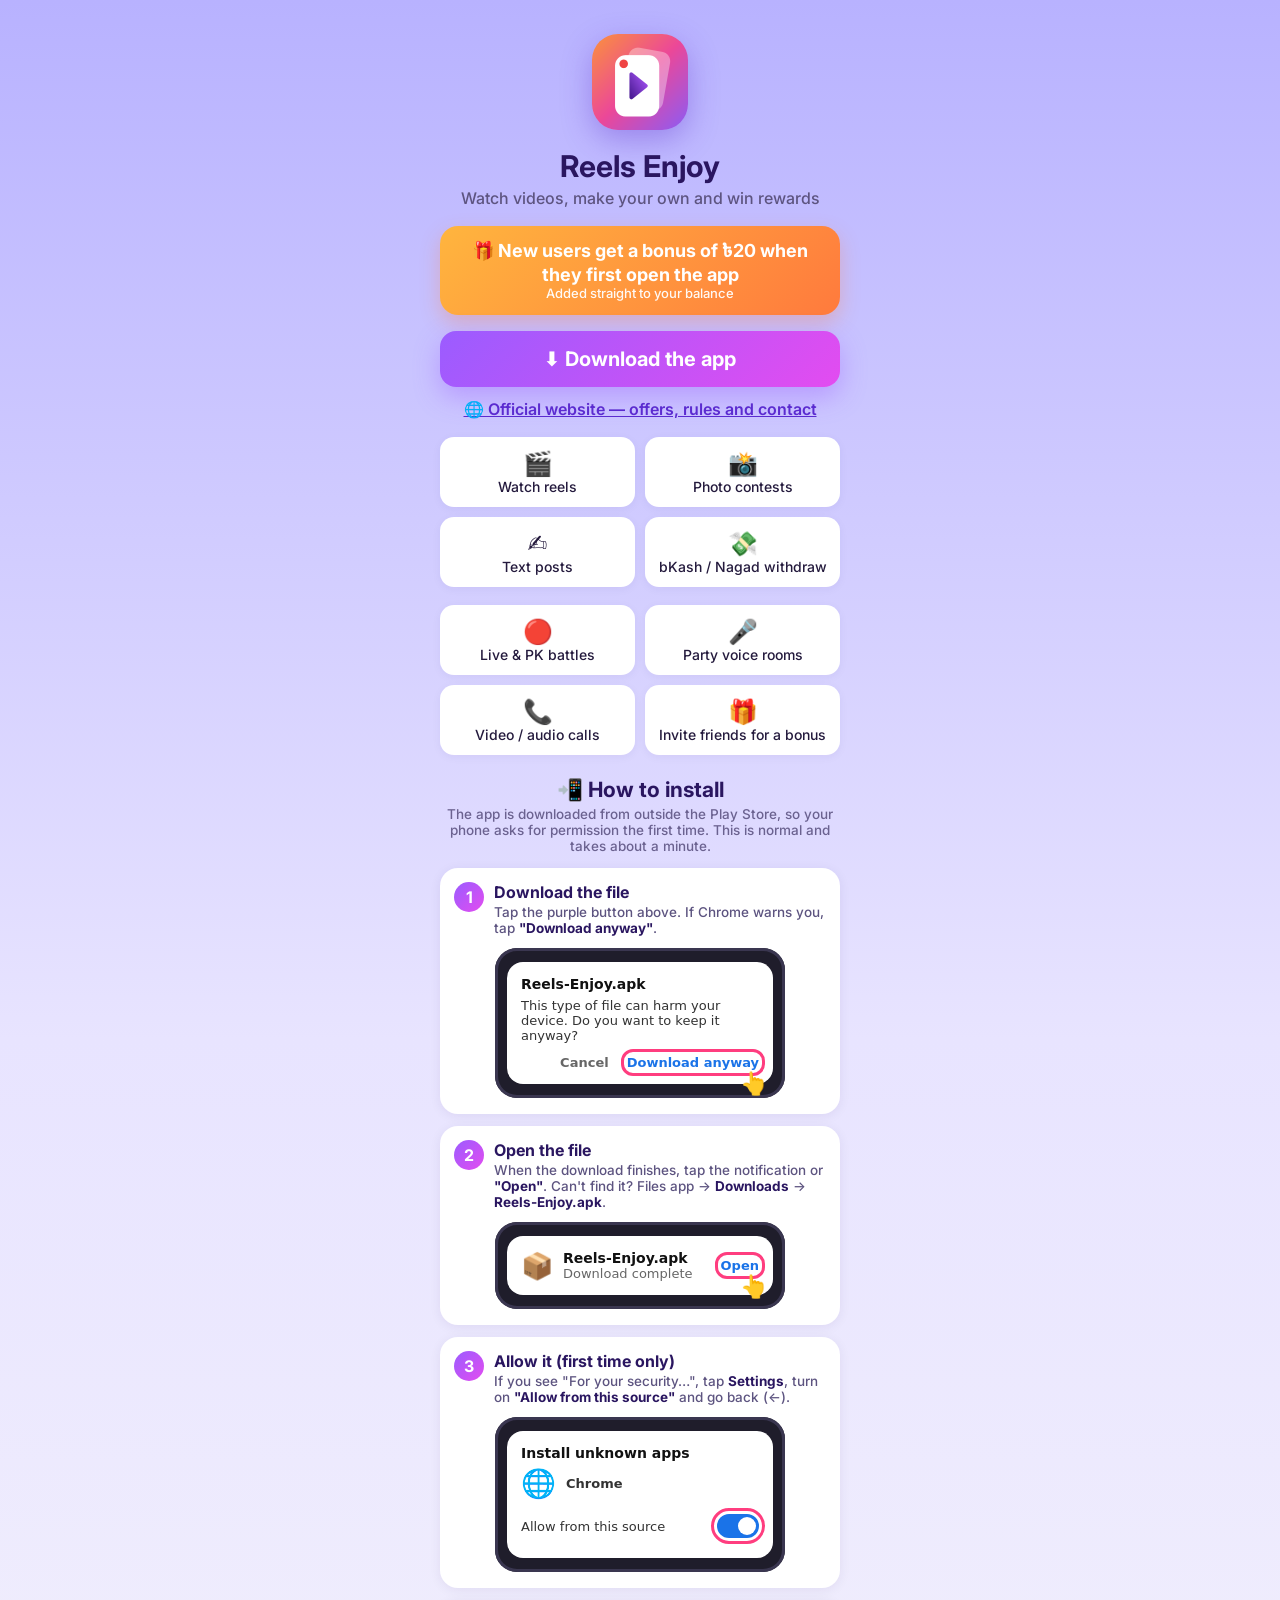
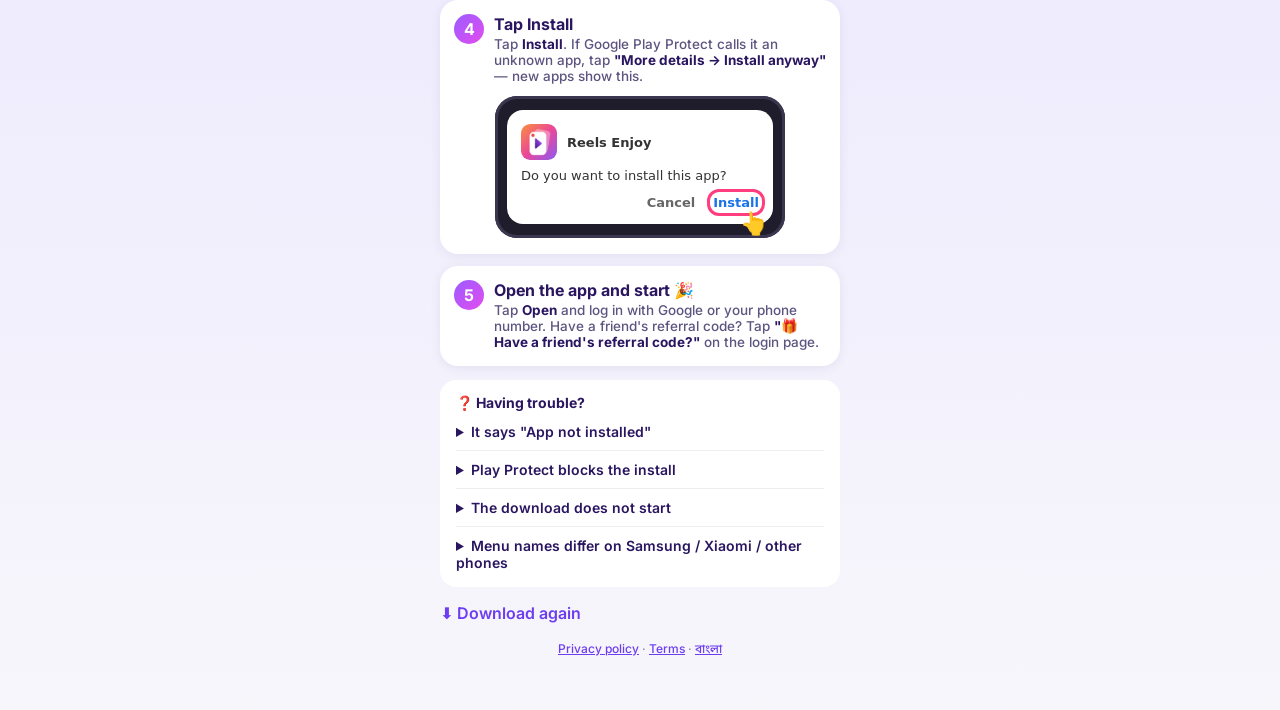
<file: get/index.html>
<!doctype html>
<html lang="bn">
<head>
<meta charset="utf-8">
<meta name="viewport" content="width=device-width,initial-scale=1">
<title>Reels Enjoy — ভিডিও দেখুন, বানান, আয় করুন</title>
<meta name="description" content="Reels Enjoy অ্যাপে ভিডিও দেখে, বানিয়ে ও লেখা দিয়ে আয় করুন। নতুন ইউজাররা পাবেন বোনাস!">
<meta property="og:title" content="Reels Enjoy — ভিডিও দেখুন, বানান, আয় করুন 🎬">
<meta property="og:description" content="অ্যাপটি ডাউনলোড করুন — নতুন ইউজাররা পাবেন স্বাগত বোনাস 🎁">
<meta property="og:image" content="https://reelsenjoy.com/get/og.png">
<meta property="og:url" content="https://reelsenjoy.com/get/">
<meta property="og:type" content="website">
<meta name="twitter:card" content="summary_large_image">
<link rel="icon" href="icon.png">
<link href="https://fonts.googleapis.com/css2?family=Inter:wght@400;500;600;700;800&family=Noto+Sans+Bengali:wght@400;500;600;700;800&display=swap" rel="stylesheet">
<style>
*{box-sizing:border-box}body{margin:0;font-family:"Inter","Noto Sans Bengali",system-ui,sans-serif;font-weight:500;color:#241a3d;
background:linear-gradient(180deg,#b8b2ff 0%,#e8e4ff 45%,#f7f6fb 100%);min-height:100vh}
.wrap{max-width:440px;margin:0 auto;padding:34px 20px 40px;text-align:center}
.logo{width:96px;height:96px;border-radius:26px;box-shadow:0 10px 30px rgba(90,40,200,.35)}
h1{margin:14px 0 4px;font-size:30px;color:#2a1660}.sub{color:#5d5480;margin:0 0 18px}
.bonus{background:linear-gradient(135deg,#ffb53e,#ff7a3d);color:#fff;border-radius:18px;padding:14px;font-weight:700;font-size:18px;margin-bottom:16px;box-shadow:0 8px 20px rgba(255,122,61,.3)}
.bonus small{display:block;font-weight:500;font-size:13px;opacity:.95}
.dl{display:block;background:linear-gradient(135deg,#9b5cff,#e34cf0);color:#fff;text-decoration:none;font-size:20px;font-weight:700;padding:16px;border-radius:16px;box-shadow:0 10px 26px rgba(155,92,255,.4)}
.ref{background:#fff;border-radius:16px;padding:14px;margin:16px 0;box-shadow:0 2px 10px rgba(40,20,90,.06)}
.ref b{font-size:26px;letter-spacing:2px;color:#6d3df0}.ref button{border:0;background:#ece6ff;color:#5b2bd0;border-radius:10px;padding:7px 14px;font:inherit;font-weight:600;margin-left:8px}
.feat{display:grid;grid-template-columns:1fr 1fr;gap:10px;margin:18px 0}
.feat div{background:#fff;border-radius:14px;padding:12px 8px;font-size:14px;box-shadow:0 2px 10px rgba(40,20,90,.05)}
.feat span{font-size:24px;display:block}.feat i{font-style:normal}
.guide{text-align:left;margin-top:22px}
.guide h2{font-size:21px;color:#2a1660;margin:0 0 4px;text-align:center}
.guide .note{font-size:13.5px;color:#6b6290;text-align:center;margin:0 0 14px}
.step{background:#fff;border-radius:18px;padding:14px 14px 16px;margin-bottom:12px;box-shadow:0 2px 12px rgba(40,20,90,.07)}
.step .hd{display:flex;gap:10px;align-items:flex-start}
.step .no{flex:none;width:30px;height:30px;border-radius:50%;background:linear-gradient(135deg,#9b5cff,#e34cf0);color:#fff;font-weight:700;display:grid;place-items:center}
.step .hd>div>b{display:block;font-size:16px;color:#2a1660}.step .hd p b{color:#2a1660}.step .hd p{margin:2px 0 0;font-size:13.5px;color:#5d5480}
.mock{margin:12px auto 0;max-width:290px;background:#1f1d2b;border-radius:22px;padding:14px 12px;box-shadow:inset 0 0 0 3px #3a3650}
.dlg{background:#fff;border-radius:16px;padding:14px;font-size:13px;color:#333;font-family:system-ui,sans-serif}
.dlg .t{font-weight:700;font-size:14px;margin-bottom:6px;color:#111}
.dlg .row{display:flex;justify-content:flex-end;gap:18px;margin-top:12px;font-weight:600;color:#1a73e8}
.dlg .row span.dim{color:#666}
.hl{position:relative;outline:3px solid #ff3d7f;outline-offset:3px;border-radius:6px;animation:pulse 1.2s infinite}
.hl:after{content:"👆";position:absolute;right:-8px;bottom:-26px;font-size:22px}
@keyframes pulse{50%{outline-color:rgba(255,61,127,.35)}}
.tg{display:flex;justify-content:space-between;align-items:center;padding:6px 0}
.sw{width:42px;height:24px;border-radius:12px;background:#1a73e8;position:relative}.sw:after{content:"";position:absolute;right:3px;top:3px;width:18px;height:18px;border-radius:50%;background:#fff}
.app{display:flex;align-items:center;gap:10px;margin-bottom:8px}.app img{width:36px;height:36px;border-radius:9px}
.faq{background:#fff;border-radius:16px;padding:6px 16px;margin-top:14px;text-align:left;font-size:14px;color:#4b4268}
.faq details{border-bottom:1px solid #eee;padding:10px 0}.faq details:last-child{border:0}
.faq summary{font-weight:600;color:#2a1660;cursor:pointer}.faq p{margin:6px 0 0}
.again{display:block;margin:16px 0 0;color:#6d3df0;font-weight:600;text-decoration:none}.foot{font-size:12px;color:#8b84a3;margin-top:18px}.foot a{color:#6d3df0}
</style>
</head>
<body>
<div class="wrap">
  <img class="logo" src="icon.png" alt="Reels Enjoy">
  <h1>Reels Enjoy</h1>
  <p class="sub" data-en="Watch videos, make your own and win rewards">ভিডিও দেখুন, বানান আর আয় করুন</p>
  <div class="bonus"><span data-en="🎁 New users get a bonus of">🎁 নতুন ইউজাররা প্রথমবার অ্যাপ খুললেই পাবেন</span> <span id="amt">৳২০</span> <span data-en="when they first open the app">বোনাস</span><small data-en="Added straight to your balance">সরাসরি আপনার ব্যালেন্সে যোগ হবে</small></div>
  <a class="dl" id="dl" href="../download/Reels-Enjoy.apk"data-en="⬇️ Download the app">⬇️ অ্যাপ ডাউনলোড করুন</a>
  <a href="../site/" style="display:inline-block;margin-top:12px;color:#5b2bd0;font-weight:600" data-en="🌐 Official website — offers, rules and contact">🌐 অফিসিয়াল ওয়েবসাইট — অফার, নিয়ম ও যোগাযোগ</a>
  <div class="ref" id="refBox" hidden><span data-en="Enter this referral code when you sign up">রেজিস্ট্রেশনের সময় এই রেফার কোড দিন</span><br><b id="code"></b><button id="cp" data-en="Copy">কপি</button>
    <div id="refWho" style="font-size:12.5px;color:#8b84a3;margin-top:4px" data-en="Your friend invited you">আপনার বন্ধু আপনাকে আমন্ত্রণ জানিয়েছে</div></div>
  <div class="feat">
    <div><span>🎬</span><i data-en="Watch reels">রিলস দেখে আয়</i></div><div><span>📸</span><i data-en="Photo contests">ফটো কম্পিটিশন</i></div>
    <div><span>✍️</span><i data-en="Text posts">লেখা দিয়ে আয়</i></div><div><span>💸</span><i data-en="bKash / Nagad withdraw">bKash / Nagad উইথড্র</i></div>
  </div>
  <div class="feat" style="margin-top:0">
    <div><span>🔴</span><i data-en="Live & PK battles">লাইভ ও PK ব্যাটল</i></div><div><span>🎤</span><i data-en="Party voice rooms">পার্টি ভয়েস রুম</i></div>
    <div><span>📞</span><i data-en="Video / audio calls">ভিডিও / অডিও কল</i></div><div><span>🎁</span><i data-en="Invite friends for a bonus">বন্ধুকে রেফার করে বোনাস</i></div>
  </div>

  <div class="guide" id="guide">
    <h2 data-en="📲 How to install">📲 কীভাবে ইনস্টল করবেন</h2>
    <p class="note" data-en="The app is downloaded from outside the Play Store, so your phone asks for permission the first time. This is normal and takes about a minute.">অ্যাপটি Play Store-এর বাইরে থেকে নামানো হচ্ছে, তাই ফোন প্রথমবার একটু অনুমতি চাইবে। এটা স্বাভাবিক — ১ মিনিটেই হয়ে যাবে।</p>

    <div class="step"><div class="hd"><span class="no" data-en="1">১</span><div><b data-en="Download the file">ফাইল ডাউনলোড করুন</b>
      <p data-en="Tap the purple button above. If Chrome warns you, tap <b>&quot;Download anyway&quot;</b>.">উপরের বেগুনি বোতাম চাপুন। Chrome সতর্ক করলে <b>"Download anyway / তবুও ডাউনলোড করুন"</b> চাপুন।</p></div></div>
      <div class="mock"><div class="dlg"><div class="t">Reels-Enjoy.apk</div>This type of file can harm your device. Do you want to keep it anyway?
        <div class="row"><span class="dim">Cancel</span><span class="hl">Download anyway</span></div></div></div></div>

    <div class="step"><div class="hd"><span class="no" data-en="2">২</span><div><b data-en="Open the file">ফাইলটি খুলুন</b>
      <p data-en="When the download finishes, tap the notification or <b>&quot;Open&quot;</b>. Can't find it? Files app → <b>Downloads</b> → <b>Reels-Enjoy.apk</b>.">ডাউনলোড শেষ হলে নিচের নোটিফিকেশন বা <b>"Open / খুলুন"</b> চাপুন। খুঁজে না পেলে Files অ্যাপ → <b>Downloads</b> ফোল্ডারে <b>Reels-Enjoy.apk</b>।</p></div></div>
      <div class="mock"><div class="dlg" style="display:flex;align-items:center;gap:10px"><span style="font-size:26px">📦</span><div style="flex:1"><div class="t" style="margin:0">Reels-Enjoy.apk</div><span style="color:#666" data-en="Download complete">ডাউনলোড সম্পূর্ণ</span></div><span class="hl" style="color:#1a73e8;font-weight:700">Open</span></div></div></div>

    <div class="step"><div class="hd"><span class="no" data-en="3">৩</span><div><b data-en="Allow it (first time only)">অনুমতি দিন (শুধু প্রথমবার)</b>
      <p data-en="If you see &quot;For your security…&quot;, tap <b>Settings</b>, turn on <b>&quot;Allow from this source&quot;</b> and go back (←).">"For your security…" লেখা এলে <b>Settings</b> চাপুন, তারপর <b>"Allow from this source / এই উৎস থেকে অনুমতি দিন"</b> চালু করে পেছনে (←) আসুন।</p></div></div>
      <div class="mock"><div class="dlg"><div class="t">Install unknown apps</div>
        <div class="app"><span style="font-size:28px">🌐</span><b>Chrome</b></div>
        <div class="tg"><span>Allow from this source</span><span class="sw hl"></span></div></div></div></div>

    <div class="step"><div class="hd"><span class="no" data-en="4">৪</span><div><b data-en="Tap Install">ইনস্টল চাপুন</b>
      <p data-en="Tap <b>Install</b>. If Google Play Protect calls it an unknown app, tap <b>&quot;More details → Install anyway&quot;</b> — new apps show this."><b>Install / ইনস্টল</b> চাপুন। Google Play Protect "অচেনা অ্যাপ" বললে <b>"More details → Install anyway"</b> চাপুন — নতুন অ্যাপ বলে এমন দেখায়।</p></div></div>
      <div class="mock"><div class="dlg"><div class="app"><img src="icon.png" alt=""><b>Reels Enjoy</b></div>Do you want to install this app?
        <div class="row"><span class="dim">Cancel</span><span class="hl">Install</span></div></div></div></div>

    <div class="step"><div class="hd"><span class="no" data-en="5">৫</span><div><b data-en="Open the app and start 🎉">অ্যাপ খুলে শুরু করুন 🎉</b>
      <p data-en="Tap <b>Open</b> and log in with Google or your phone number. Have a friend's referral code? Tap <b>&quot;🎁 Have a friend's referral code?&quot;</b> on the login page."><b>Open</b> চাপুন, Google বা মোবাইল নম্বর দিয়ে লগইন করুন। বন্ধুর রেফার কোড থাকলে লগইন পেজে <b>"🎁 বন্ধুর রেফার কোড আছে?"</b> চেপে দিন।</p></div></div></div>

    <div class="faq"><b style="display:block;padding:8px 0 2px;color:#2a1660" data-en="❓ Having trouble?">❓ সমস্যা হলে</b>
      <details><summary data-en="It says &quot;App not installed&quot;">"App not installed / অ্যাপ ইনস্টল হয়নি" দেখাচ্ছে</summary><p data-en="Uninstall any old Reels Enjoy on your phone and install again. Low storage can also cause this — free up some space.">ফোনে আগের কোনো পুরোনো Reels Enjoy থাকলে সেটা আনইনস্টল করে আবার ইনস্টল করুন। ফোনে জায়গা কম থাকলেও এমন হয় — কিছু জায়গা খালি করুন।</p></details>
      <details><summary data-en="Play Protect blocks the install">Play Protect ইনস্টল আটকে দিচ্ছে</summary><p data-en="Tap &quot;More details&quot;, then &quot;Install anyway&quot;. It only means the app is not on the Play Store yet.">"More details" চাপুন, তারপর "Install anyway"। এটা শুধু জানায় যে অ্যাপটি এখনো Play Store-এ আসেনি।</p></details>
      <details><summary data-en="The download does not start">ডাউনলোড শুরু হচ্ছে না</summary><p data-en="Open this page in Chrome (the browser inside Facebook/Messenger often blocks downloads) — tap ⋮ → &quot;Open in Chrome&quot;.">Chrome ব্রাউজারে এই পেজটি খুলুন (Facebook/Messenger-এর ভেতরের ব্রাউজারে অনেক সময় ডাউনলোড হয় না) — উপরের ⋮ → "Open in Chrome"।</p></details>
      <details><summary data-en="Menu names differ on Samsung / Xiaomi / other phones">Samsung / Xiaomi / অন্য ফোনে মেনুর নাম আলাদা</summary><p data-en="The name may differ a little: &quot;Install unknown apps&quot; or &quot;Unknown sources&quot; — whichever you see, turn it on.">নাম একটু আলাদা হতে পারে: "Install unknown apps", "অজানা অ্যাপ ইনস্টল", "Unknown sources" — যেটাই আসুক, চালু করে দিন।</p></details>
    </div>
    <a class="again" href="../download/Reels-Enjoy.apk" data-en="⬇️ Download again">⬇️ আবার ডাউনলোড করুন</a>
  </div>
  <p class="foot"><a href="../policy/privacy.html" data-en="Privacy policy">গোপনীয়তা নীতি</a> · <a href="../policy/terms.html" data-en="Terms">শর্তাবলি</a> · <a href="javascript:void 0" id="lng">English</a></p>
</div>
<script>
(function () {
  var q = new URLSearchParams(location.search), ref = (q.get("ref") || "").replace(/\D/g, "");
  // ভাষা: লিংকের ?lang=, আগে বেছে নেওয়া ভাষা, নইলে ফোনের ভাষা
  var lang = q.get("lang");
  try { lang = lang || localStorage.getItem("lang"); } catch (e) {}
  if (!lang) lang = /^bn/i.test(navigator.language || "") ? "bn" : (/^(en)/i.test(navigator.language || "") ? "en" : "bn");
  var en = lang === "en";
  function bnD(x) { return String(x).replace(/\d/g, function (d) { return "০১২৩৪৫৬৭৮৯"[d]; }); }
  if (en) {
    document.documentElement.lang = "en";
    document.title = "Reels Enjoy — watch, create and win";
    document.querySelectorAll("[data-en]").forEach(function (el) { el.innerHTML = el.getAttribute("data-en"); });
    document.getElementById("lng").textContent = "বাংলা";
  }
  document.getElementById("lng").onclick = function () { try { localStorage.setItem("lang", en ? "bn" : "en"); } catch (e) {} q.delete("lang"); location.search = q.toString(); };
  if (ref) {
    document.getElementById("refBox").hidden = false;
    document.getElementById("code").textContent = ref;
    if (q.get("agent")) document.getElementById("refWho").textContent = en ? "🧑‍💼 A Reels Enjoy agent invited you" : "🧑‍💼 Reels Enjoy এজেন্ট আপনাকে আমন্ত্রণ জানিয়েছেন";
    try { localStorage.setItem("reels_ref", ref); } catch (e) {}
    document.getElementById("cp").onclick = function () {
      (navigator.clipboard ? navigator.clipboard.writeText(ref) : Promise.reject()).then(function () { this.textContent = en ? "✅ Copied" : "✅ কপি হয়েছে"; }.bind(this)).catch(function () {});
    };
  }
  // বোনাসের পরিমাণ অ্যাডমিন সেটিংস থেকে
  document.getElementById("amt").textContent = en ? "৳20" : "৳২০";
  fetch("https://smveeoykybpufhvcehjv.supabase.co/rest/v1/rpc/site_info",
    { method: "POST", headers: { apikey: "sb_publishable_GBNYl1TAVJlL4pQ6pWxiyw_Vt8B3Taf", "Content-Type": "application/json" }, body: "{}" })
    .then(function (r) { return r.json(); }).then(function (d) {
      var m = (d && d.settings) || {};
      if (m.welcome_bonus_enabled === false || Number(m.welcome_bonus_paisa) === 0) document.querySelector(".bonus").hidden = true;
      else if (m.welcome_bonus_paisa) { var t = Math.round(m.welcome_bonus_paisa / 100); document.getElementById("amt").textContent = "৳" + (en ? t : bnD(t)); }
    }).catch(function () {});
  // লিংকে ক্লিক করলেই ডাউনলোড শুরু
  if (!sessionStorage.getItem("dl_started")) {
    sessionStorage.setItem("dl_started", "1");
    setTimeout(function () { location.href = document.getElementById("dl").href; }, 1200);
  }
})();
</script>
</body>
</html>
</file>
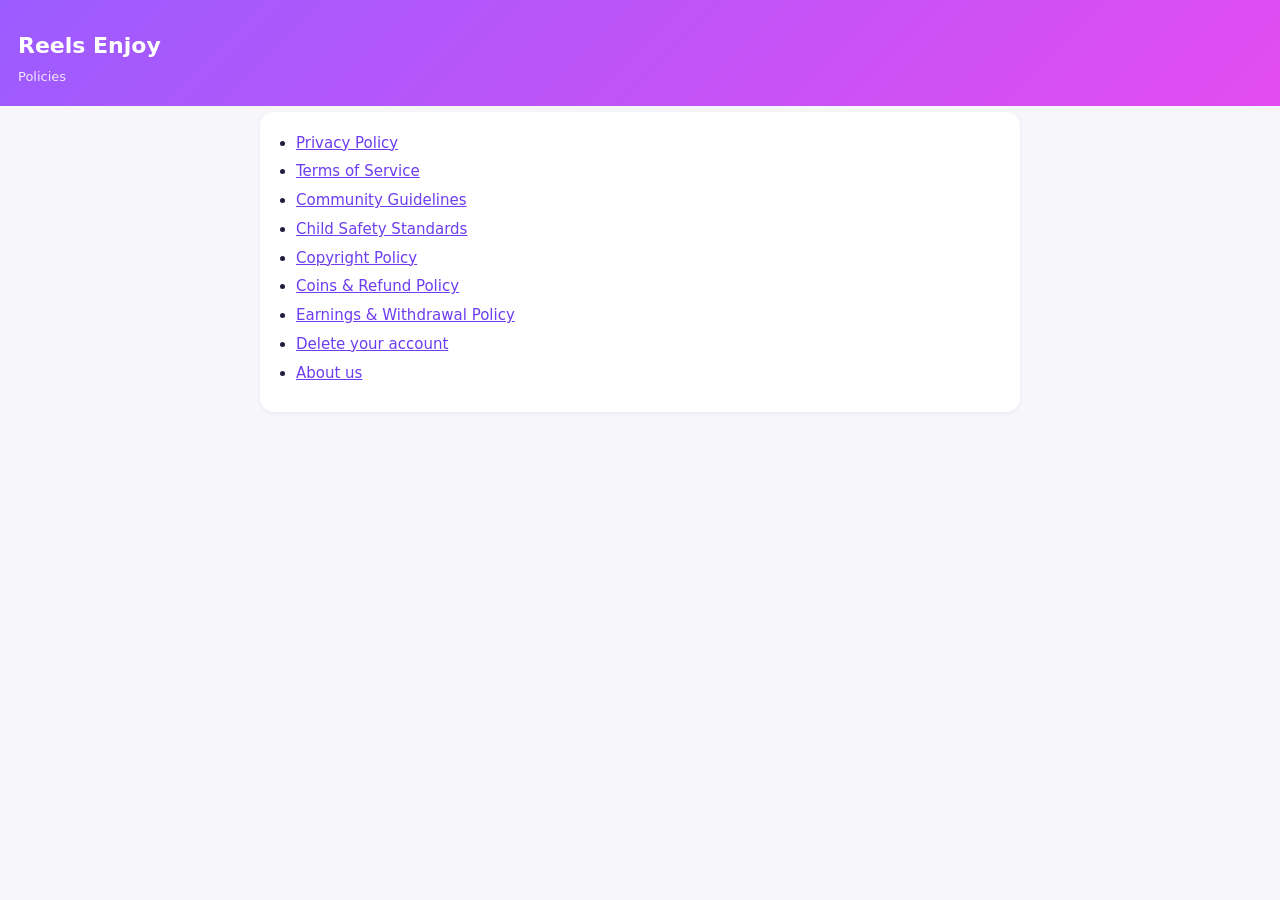
<file: policy/index.html>
<!doctype html><html lang="bn"><head><meta charset="utf-8"><meta name="viewport" content="width=device-width,initial-scale=1"><title>Reels Enjoy — Policies</title><style>body{margin:0;font:15px/1.65 "Hind Siliguri",system-ui,sans-serif;background:#f7f6fb;color:#241a3d}
header{background:linear-gradient(135deg,#9b5cff,#e34cf0);color:#fff;padding:22px 18px 18px}
header a{color:#fff}header h1{margin:6px 0 2px;font-size:22px}header .u{opacity:.85;font-size:13px}
main{max-width:760px;margin:0 auto;padding:6px 18px 40px}
.sw{display:flex;gap:8px;margin:14px 0}.sw a{flex:1;text-align:center;padding:8px;border-radius:10px;background:#ece6ff;color:#5b2bd0;text-decoration:none;font-weight:600}
section{background:#fff;border-radius:14px;padding:4px 16px 12px;margin-bottom:14px;box-shadow:0 1px 4px rgba(40,20,90,.06)}
h2{font-size:18px;color:#5b2bd0}h3{font-size:15.5px;margin:16px 0 6px}a{color:#6d3df0}ul,ol{padding-left:20px}li{margin:4px 0}
nav.all{font-size:13px;margin-top:18px}nav.all a{display:inline-block;margin:3px 8px 3px 0}
body.inapp header,body.inapp nav.all{display:none}</style></head>
<body><header><h1>Reels Enjoy</h1><div class="u">নীতিমালা ও তথ্য · Policies</div></header><main><section><ul><li><a href="privacy.html">গোপনীয়তা নীতি · Privacy Policy</a></li><li><a href="terms.html">ব্যবহারের শর্তাবলি · Terms of Service</a></li><li><a href="community.html">কমিউনিটি নির্দেশিকা · Community Guidelines</a></li><li><a href="child-safety.html">শিশু সুরক্ষা নীতি · Child Safety Standards</a></li><li><a href="copyright.html">কপিরাইট নীতি · Copyright Policy</a></li><li><a href="coins.html">কয়েন ও রিফান্ড নীতি · Coins & Refund Policy</a></li><li><a href="earnings.html">আয় ও উইথড্র নীতি · Earnings & Withdrawal Policy</a></li><li><a href="delete-account.html">অ্যাকাউন্ট ডিলিট · Delete your account</a></li><li><a href="about.html">আমাদের সম্পর্কে · About us</a></li></ul></section></main><script src="p.js"></script></body></html>
</file>
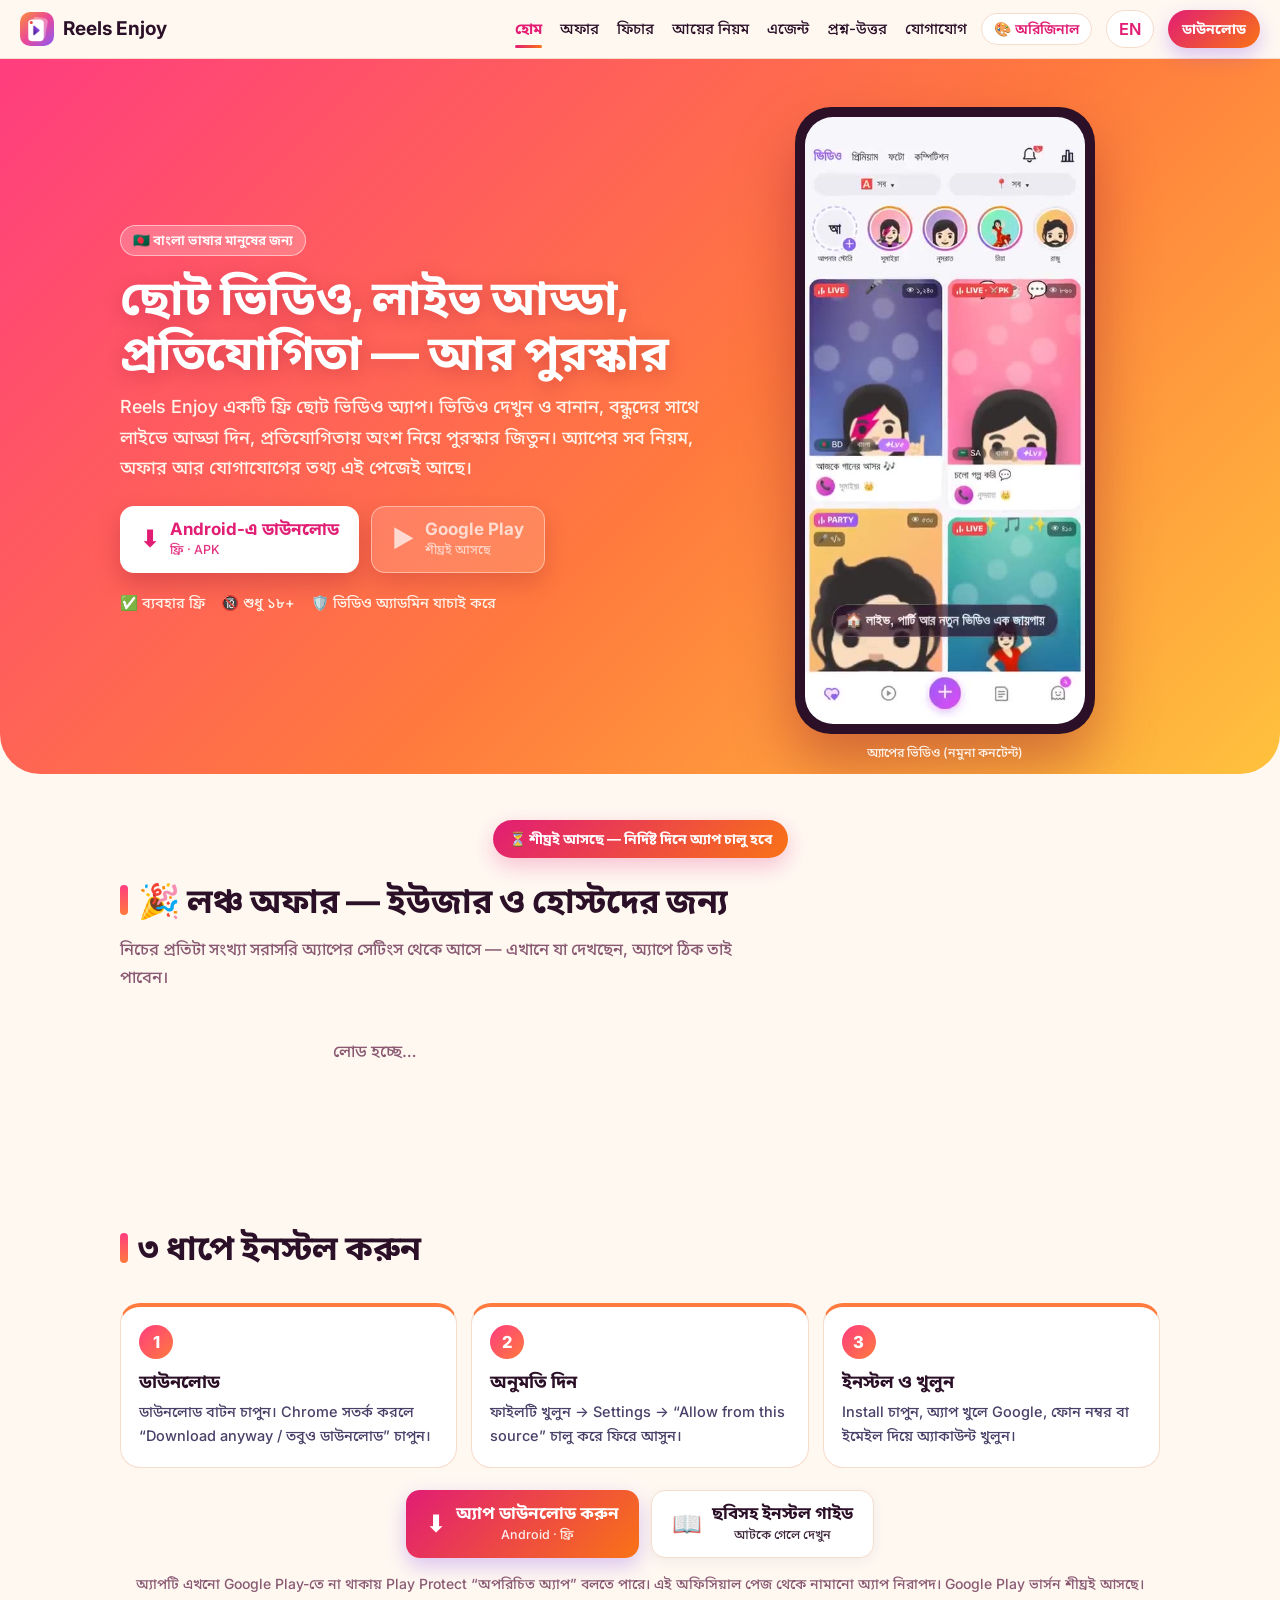
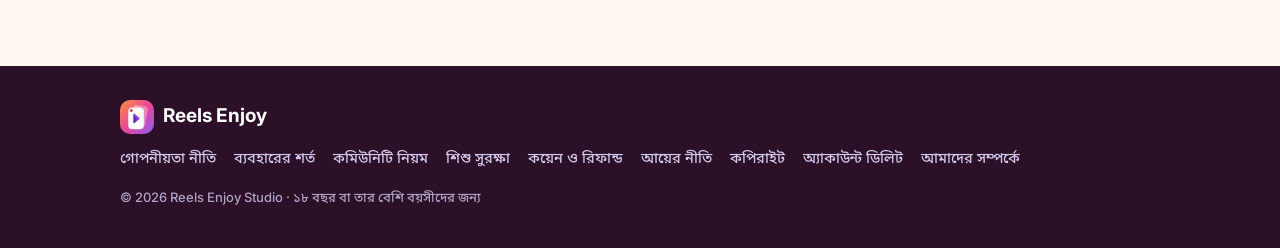
<file: site/index.html>
<!doctype html>
<html lang="bn">
<head>
<meta charset="utf-8">
<meta name="viewport" content="width=device-width,initial-scale=1,viewport-fit=cover">
<title>Reels Enjoy — ছোট ভিডিও, লাইভ, প্রতিযোগিতা ও পুরস্কার</title>
<meta name="description" content="Reels Enjoy — বাংলা ছোট ভিডিও অ্যাপ। ভিডিও দেখুন, বানান, লাইভ ও পার্টিতে আড্ডা দিন, প্রতিযোগিতায় অংশ নিয়ে পুরস্কার জিতুন। অ্যাপের সব নিয়ম, অফার ও যোগাযোগ এক জায়গায়।">
<meta property="og:title" content="Reels Enjoy — অফিসিয়াল ওয়েবসাইট">
<meta property="og:description" content="ভিডিও দেখুন, বানান, প্রতিযোগিতায় পুরস্কার জিতুন। চলমান অফার, নিয়ম ও ডাউনলোড।">
<meta property="og:image" content="https://reelsenjoy.com/get/og.png">
<meta property="og:url" content="https://reelsenjoy.com/">
<meta property="og:type" content="website">
<meta name="twitter:card" content="summary_large_image">
<meta name="theme-color" content="#6d28d9">
<link rel="icon" href="img/icon.png">
<link rel="preconnect" href="https://fonts.googleapis.com">
<link href="https://fonts.googleapis.com/css2?family=Inter:wght@400;500;600;700;800&family=Noto+Sans+Bengali:wght@400;500;600;700;800&display=swap" rel="stylesheet">
<link rel="stylesheet" href="site.css?v=202611211637">
<script>try{localStorage.removeItem("glass");var T=localStorage.getItem("theme");if(T==="light"||T==="dark")document.documentElement.dataset.theme=T}catch(e){}</script>
<link rel="stylesheet" href="theme-dark.gen.css?v=202611210504">
<link rel="stylesheet" href="theme-base.css?v=202611210504">
</head>
<body class="t-c">
<div id="ribbon" class="ribbon hidden"></div>
<header class="nav" id="top">
  <a class="brand" href="#top"><img src="img/icon.png" alt=""><span>Reels Enjoy</span></a>
  <nav class="links" id="navLinks">
    <a href="#home" data-pg="home" data-en="Home">হোম</a>
    <a href="#offers" data-pg="offers" data-en="Offers">অফার</a>
    <a href="#features" data-pg="features" data-en="Features">ফিচার</a>
    <a href="#earn" data-pg="earn" data-en="Earning rules">আয়ের নিয়ম</a>
    <a href="#agent" data-pg="agent" data-en="Agent">এজেন্ট</a>
    <a href="#faq" data-pg="faq" data-en="FAQ">প্রশ্ন-উত্তর</a>
    <a href="#contact" data-pg="contact" data-en="Contact">যোগাযোগ</a>
    <a href="#download" data-pg="download" class="m-only" data-en="⬇️ Download the app">⬇️ অ্যাপ ডাউনলোড</a>
  </nav>
  <button class="theme-btn" id="themeBtn" type="button" aria-label="Theme">🎨</button>
  <button class="lang" id="lang" type="button">EN</button>
  <a class="btn small dl-link" href="#download" data-en="Download">ডাউনলোড</a>
  <button class="menu-btn" id="menuBtn" type="button" aria-label="Menu">☰</button>
</header>

<section class="hero" id="home">
  <div class="hero-in">
    <div class="hero-txt">
      <span class="tag" data-k="hero_tag" data-en="🇧🇩 Made for Bangla speakers">🇧🇩 বাংলা ভাষার মানুষের জন্য</span>
      <h1 data-k="hero_title" data-en="Short videos, live chats, contests — and prizes">ছোট ভিডিও, লাইভ আড্ডা, প্রতিযোগিতা — আর পুরস্কার</h1>
      <p class="lead" data-k="hero_lead" data-en="Reels Enjoy is a free short-video app. Watch and make videos, chat live with friends, and win prizes in contests. All rules, offers and contact details are on this page.">Reels Enjoy একটি ফ্রি ছোট ভিডিও অ্যাপ। ভিডিও দেখুন ও বানান, বন্ধুদের সাথে লাইভে আড্ডা দিন, প্রতিযোগিতায় অংশ নিয়ে পুরস্কার জিতুন। অ্যাপের সব নিয়ম, অফার আর যোগাযোগের তথ্য এই পেজেই আছে।</p>
      <div class="cta">
        <a class="btn big" id="dlTop" href="https://akashpattadar19-cell.github.io/reels-admin/download/Reels-Enjoy.apk"><span>⬇️</span><span><b data-en="Download for Android">Android-এ ডাউনলোড</b><small id="verTop" data-en="Free · APK">ফ্রি · APK</small></span></a>
        <span class="btn ghost big play"><span>▶️</span><span><b>Google Play</b><small data-en="Coming soon">শীঘ্রই আসছে</small></span></span>
      </div>
      <div class="ticks">
        <span data-en="✅ Free to use">✅ ব্যবহার ফ্রি</span>
        <span data-en="🔞 18+ only">🔞 শুধু ১৮+</span>
        <span data-en="🛡️ Videos checked by admin">🛡️ ভিডিও অ্যাডমিন যাচাই করে</span>
      </div>
    </div>
    <div class="phone"><video src="img/app-tour.mp4" poster="img/app-tour.jpg" data-src-en="img/app-tour-en.mp4" data-poster-en="img/app-tour-en.jpg" autoplay muted loop playsinline preload="auto" aria-label="Reels Enjoy app tour"></video><span class="cap" data-en="App tour (sample content)">অ্যাপের ভিডিও (নমুনা কনটেন্ট)</span></div>
  </div>
</section>

<section id="launch" class="sec launch">
  <div class="in">
    <div class="ln-head">
      <span class="ln-soon" data-en="⏳ Coming soon — the app launches on a fixed date">⏳ শীঘ্রই আসছে — নির্দিষ্ট দিনে অ্যাপ চালু হবে</span>
      <h2 data-en="🎉 Launch offers for users and hosts">🎉 লঞ্চ অফার — ইউজার ও হোস্টদের জন্য</h2>
      <p class="sub" data-en="Every number below comes live from the app's settings. What you see here is exactly what the app pays.">নিচের প্রতিটা সংখ্যা সরাসরি অ্যাপের সেটিংস থেকে আসে — এখানে যা দেখছেন, অ্যাপে ঠিক তাই পাবেন।</p>
    </div>
    <div id="lnCards" class="ln-cards"><div class="loading" data-en="Loading…">লোড হচ্ছে…</div></div>
    <div id="lnTrust" class="ln-trust"></div>
  </div>
</section>

<section id="offers" class="sec">
  <div class="in">
    <h2 data-k="offers_title" data-en="🔥 Offers right now">🔥 এখনকার অফার</h2>
    <p class="sub" data-en="Updated live from the app. When an offer ends it disappears here too.">অ্যাপ থেকে সরাসরি আপডেট হয়। অফার শেষ হলে এখান থেকেও সরে যায়।</p>
    <div id="liveOffers" class="offers"><div class="loading" data-en="Loading offers…">অফার লোড হচ্ছে…</div></div>
  </div>
</section>

<section id="stats" class="sec stats hidden"><div class="in" id="statsIn"></div></section>

<section id="features" class="sec alt">
  <div class="in">
    <h2 data-k="features_title" data-en="What you can do in the app">অ্যাপে যা যা করতে পারবেন</h2>
    <div class="grid feats">
      <div class="f"><i>🎬</i><b data-en="Reels">রিলস</b><p data-en="Full-screen short videos: drama, funny, music, vlogs and more. Filter by language and country.">ফুল স্ক্রিনে ছোট ভিডিও — নাটক, ফানি, গান, ভ্লগ। ভাষা আর দেশ দিয়ে বেছে দেখুন।</p></div>
      <div class="f"><i>✂️</i><b data-en="Video editor">ভিডিও এডিটর</b><p data-en="Trim, crop, stickers, text, filters and songs before you upload.">আপলোডের আগে কাটুন, ক্রপ করুন, স্টিকার, লেখা, ফিল্টার আর গান যোগ করুন।</p></div>
      <div class="f"><i>🔴</i><b data-en="Live & party rooms">লাইভ ও পার্টি</b><p data-en="Go live, join voice party rooms, send gifts, PK battles between hosts.">লাইভে আসুন, ভয়েস পার্টি রুমে আড্ডা দিন, গিফট পাঠান, হোস্টদের PK ব্যাটল।</p></div>
      <div class="f"><i>💬</i><b data-en="Chat">চ্যাট</b><p data-en="Private messages with seen ticks, replies and edits.">প্রাইভেট মেসেজ — দেখেছে কিনা টিক, রিপ্লাই, এডিট।</p></div>
      <div class="f"><i>📖</i><b data-en="Stories, photos & text">স্টোরি, ফটো ও লেখা</b><p data-en="24-hour stories, photo posts, text posts and photo contests.">২৪ ঘণ্টার স্টোরি, ফটো পোস্ট, লেখা পোস্ট আর ফটো কম্পিটিশন।</p></div>
      <div class="f"><i>🏆</i><b data-en="Contests with prizes">পুরস্কারের প্রতিযোগিতা</b><p data-en="Seasons with a live leaderboard. Make good videos, invite friends, win.">লাইভ লিডারবোর্ডসহ সিজন প্রতিযোগিতা। ভালো ভিডিও বানান, বন্ধুদের আনুন, জিতুন।</p></div>
      <div class="f"><i>💎</i><b data-en="VIP & profile style">VIP ও প্রোফাইল সাজানো</b><p data-en="VIP badge, profile frames, live entry effects and chat bubbles.">VIP ব্যাজ, প্রোফাইল ফ্রেম, লাইভে ঢোকার ইফেক্ট আর চ্যাট বাবল।</p></div>
      <div class="f"><i>⬇️</i><b data-en="Save videos">ভিডিও সেভ</b><p data-en="Save videos to your phone with the creator's name as a watermark.">ক্রিয়েটরের নামসহ ওয়াটারমার্ক দিয়ে ভিডিও ফোনে সেভ করুন।</p></div>
      <div class="f"><i>🌐</i><b data-en="Bangla & English">বাংলা ও English</b><p data-en="Use the whole app in Bangla or English.">পুরো অ্যাপ বাংলা বা English-এ ব্যবহার করুন।</p></div>
    </div>
    <div class="shots">
      <figure><img loading="lazy" src="img/home.jpg" data-src-en="img/home-en.jpg" alt=""><figcaption data-en="Home">হোম</figcaption></figure>
      <figure><img loading="lazy" src="img/season.jpg" data-src-en="img/season-en.jpg" alt=""><figcaption data-en="Contest">প্রতিযোগিতা</figcaption></figure>
      <figure><img loading="lazy" src="img/cashin.jpg" data-src-en="img/cashin-en.jpg" alt=""><figcaption data-en="Coins">কয়েন</figcaption></figure>
      <figure><img loading="lazy" src="img/vip.jpg" data-src-en="img/vip-en.jpg" alt=""><figcaption>VIP</figcaption></figure>
      <figure><img loading="lazy" src="img/store.jpg" data-src-en="img/store-en.jpg" alt=""><figcaption data-en="Profile style">প্রোফাইল সাজান</figcaption></figure>
    </div>
    <p class="note center" data-en="Screenshots show sample content.">স্ক্রিনশটগুলো নমুনা কনটেন্ট দিয়ে তোলা।</p>
  </div>
</section>

<section id="earn" class="sec">
  <div class="in">
    <h2 data-k="earn_title" data-en="Rewards & earning — honest and clear">পুরস্কার ও আয় — সোজা কথায়</h2>
    <p class="sub" data-en="These numbers come live from the app. Anything marked “Coming soon” is not paid yet.">এই সংখ্যাগুলো সরাসরি অ্যাপ থেকে আসে। যেখানে “শীঘ্রই আসছে” লেখা, সেটা এখনো চালু নেই — তার জন্য এখন টাকা বা পয়েন্ট দেওয়া হয় না।</p>
    <div id="earnList" class="rules-grid"><div class="loading" data-en="Loading…">লোড হচ্ছে…</div></div>
    <p class="warn" data-en="⚠️ Reels Enjoy is an entertainment app, not a job or investment. Prizes and rewards depend on the rules on this page, which can change. Never pay anyone who promises guaranteed income from this app.">⚠️ Reels Enjoy একটি বিনোদনের অ্যাপ — এটা চাকরি বা বিনিয়োগ নয়। পুরস্কার ও আয় এই পেজের নিয়ম মেনে হয়, নিয়ম সময়ের সাথে বদলাতে পারে। কেউ এই অ্যাপ থেকে “নিশ্চিত আয়” দেওয়ার কথা বলে টাকা চাইলে দেবেন না।</p>
  </div>
</section>

<section id="rules" class="sec alt">
  <div class="in">
    <h2 data-en="Money rules">টাকা-পয়সার নিয়ম</h2>
    <div id="moneyRules" class="rules-grid"></div>
    <div class="two">
      <div class="card">
        <h3 data-en="🤝 How a referral counts">🤝 রেফার কখন সফল হয়</h3>
        <p data-en="Your friend signs up with your code, then finishes these tasks in time:">বন্ধু আপনার রেফার কোড দিয়ে অ্যাকাউন্ট খোলার পর নির্দিষ্ট সময়ের মধ্যে এই কাজগুলো শেষ করলে:</p>
        <ul id="refTasks" class="checks"></ul>
        <p class="note" data-en="Several accounts on one phone do not count.">একই মোবাইলে একাধিক অ্যাকাউন্ট খুললে রেফার গোনা হয় না।</p>
      </div>
      <div class="card">
        <h3 data-en="🎬 Upload rules">🎬 ভিডিও আপলোডের নিয়ম</h3>
        <ul class="checks">
          <li data-en="Your own real video">নিজের তোলা আসল ভিডিও</li>
          <li class="no" data-en="No watermark, TikTok or other app logo, page name">ওয়াটারমার্ক, TikTok বা অন্য অ্যাপের লোগো, পেজের নাম থাকলে বাতিল</li>
          <li class="no" data-en="No obscene, violent or hateful content">অশ্লীল, সহিংস বা ঘৃণা ছড়ানো কিছু নয়</li>
          <li class="no" data-en="No copyrighted movies or songs without permission">অনুমতি ছাড়া সিনেমা বা গানের অংশ নয়</li>
          <li data-en="Admin checks every video before everyone can see it">প্রতিটি ভিডিও অ্যাডমিন দেখে অনুমোদন করলে তবেই সবাই দেখতে পায়</li>
        </ul>
      </div>
    </div>
  </div>
</section>

<section id="agent" class="sec hidden">
  <div class="in">
    <h2 data-k="agent_title" data-en="🧑‍💼 Become an agent">🧑‍💼 এজেন্ট হন</h2>
    <p class="sub" data-en="Bring new people with your own link and earn agent bonuses. Apply below — after admin approval the Agent page opens in your app.">নিজের লিংক দিয়ে নতুন মানুষ আনুন, এজেন্ট বোনাস নিন। নিচের ফর্মে আবেদন করুন — অ্যাডমিন অনুমোদন দিলে আপনার অ্যাপে এজেন্ট পেজ খুলে যাবে।</p>
    <div id="agentBox"></div>
    <form class="card agform" id="agForm">
      <h3 data-en="✍️ Agent application">✍️ এজেন্ট আবেদন</h3>
      <label><span data-en="Your Reels Enjoy ID (in the app: Me → ID)">আপনার Reels Enjoy ID (অ্যাপে: আমি → ID নম্বর)</span><input id="agNo" inputmode="numeric" required placeholder="100001"></label>
      <label><span data-en="Full name">পুরো নাম</span><input id="agName" required maxlength="80"></label>
      <label><span data-en="Phone / WhatsApp number">ফোন / WhatsApp নম্বর</span><input id="agPhone" inputmode="tel" required placeholder="+8801…"></label>
      <label><span data-en="District / area">জেলা / এলাকা</span><input id="agArea" maxlength="120"></label>
      <label><span data-en="Where will you promote? How many people can you bring?">কোথায় প্রচার করবেন? কতজন আনতে পারবেন?</span><textarea id="agPlan" rows="3" maxlength="500"></textarea></label>
      <button class="btn big" type="submit" style="justify-content:center" data-en="Send application">আবেদন পাঠান</button>
      <p class="note" id="agMsg"></p>
      <p class="note" data-en="Don't have the app yet? Download it first, open it and note your ID.">অ্যাপ না থাকলে আগে ডাউনলোড করে খুলুন, তারপর ID নম্বর নিয়ে আবেদন করুন।</p>
    </form>
  </div>
</section>

<section id="winners" class="sec hidden"><div class="in"><h2 data-en="🏆 Prize winners">🏆 পুরস্কার বিজয়ীরা</h2><div id="winList" class="winners"></div></div></section>

<section id="download" class="sec">
  <div class="in">
    <h2 data-en="Install in 3 steps">৩ ধাপে ইনস্টল করুন</h2>
    <div class="steps">
      <div class="st"><span>1</span><b data-en="Download">ডাউনলোড</b><p data-en="Tap the download button. If Chrome warns, tap “Download anyway”.">ডাউনলোড বাটন চাপুন। Chrome সতর্ক করলে “Download anyway / তবুও ডাউনলোড” চাপুন।</p></div>
      <div class="st"><span>2</span><b data-en="Allow install">অনুমতি দিন</b><p data-en="Open the file → Settings → “Allow from this source”, then go back.">ফাইলটি খুলুন → Settings → “Allow from this source” চালু করে ফিরে আসুন।</p></div>
      <div class="st"><span>3</span><b data-en="Install & sign up">ইনস্টল ও খুলুন</b><p data-en="Tap Install, open the app and sign up with Google, phone or email.">Install চাপুন, অ্যাপ খুলে Google, ফোন নম্বর বা ইমেইল দিয়ে অ্যাকাউন্ট খুলুন।</p></div>
    </div>
    <div class="cta center">
      <a class="btn big" id="dlBottom" href="https://akashpattadar19-cell.github.io/reels-admin/download/Reels-Enjoy.apk"><span>⬇️</span><span><b data-en="Download the app">অ্যাপ ডাউনলোড করুন</b><small id="verBottom" data-en="Android · Free">Android · ফ্রি</small></span></a>
      <a class="btn ghost big" href="../get/"><span>📖</span><span><b data-en="Install guide with pictures">ছবিসহ ইনস্টল গাইড</b><small data-en="If you get stuck">আটকে গেলে দেখুন</small></span></a>
    </div>
    <p class="note center" data-en="Play Protect may say the app is unknown because it is not on Google Play yet. It is safe to install from this official page. The Google Play version is coming soon.">অ্যাপটি এখনো Google Play-তে না থাকায় Play Protect “অপরিচিত অ্যাপ” বলতে পারে। এই অফিসিয়াল পেজ থেকে নামানো অ্যাপ নিরাপদ। Google Play ভার্সন শীঘ্রই আসছে।</p>
  </div>
</section>

<section id="safety" class="sec alt">
  <div class="in">
    <h2 data-en="Safety & trust">নিরাপত্তা ও বিশ্বাস</h2>
    <div class="grid feats">
      <div class="f"><i>🔐</i><b data-en="We never ask your password">আমরা কখনো পাসওয়ার্ড চাই না</b><p data-en="Reels Enjoy staff never ask for your password, OTP or bKash PIN. Do not share them with anyone.">Reels Enjoy-এর কেউ কখনো আপনার পাসওয়ার্ড, OTP বা বিকাশ পিন চাইবে না। কাউকে দেবেন না।</p></div>
      <div class="f"><i>💸</i><b data-en="Money only inside the app">টাকা শুধু অ্যাপের ভেতরে</b><p data-en="Coins are bought and withdrawals are requested only inside the app. Check the numbers shown in the app before you pay.">কয়েন কেনা আর উইথড্র শুধু অ্যাপের ভেতর থেকে হয়। পেমেন্টের আগে অ্যাপে দেখানো নম্বর মিলিয়ে নিন।</p></div>
      <div class="f"><i>🧾</i><b data-en="Every taka is recorded">প্রতিটা টাকার হিসাব থাকে</b><p data-en="Every coin and taka movement is saved in your transaction history in the app.">প্রতিটি কয়েন ও টাকার লেনদেন অ্যাপের “লেনদেনের হিসাব”-এ জমা থাকে।</p></div>
      <div class="f"><i>🚫</i><b data-en="Fraud is blocked">ভুয়া কাজ ধরা পড়ে</b><p data-en="Fake accounts, many accounts on one phone, or fake likes lose bonuses and prizes.">ভুয়া অ্যাকাউন্ট, একই মোবাইলে অনেক অ্যাকাউন্ট বা ভুয়া লাইক দিলে বোনাস ও পুরস্কার বাতিল হয়।</p></div>
      <div class="f"><i>🚩</i><b data-en="Report">রিপোর্ট করুন</b><p data-en="Report bad videos, comments or users — the admin acts quickly.">খারাপ ভিডিও, কমেন্ট বা ইউজার রিপোর্ট করুন — অ্যাডমিন দ্রুত ব্যবস্থা নেবেন।</p></div>
      <div class="f"><i>🗑️</i><b data-en="Delete your account anytime">যেকোনো সময় অ্যাকাউন্ট ডিলিট</b><p data-en="Settings → Delete account. Your data is removed after 7 days.">সেটিংস → অ্যাকাউন্ট ডিলিট। ৭ দিন পর আপনার তথ্য মুছে যায়।</p></div>
    </div>
  </div>
</section>

<section id="faq" class="sec">
  <div class="in">
    <h2 data-k="faq_title" data-en="Questions & answers">প্রশ্ন ও উত্তর</h2>
    <div id="faqList" class="faq"></div>
  </div>
</section>

<section id="contact" class="sec alt">
  <div class="in">
    <h2 data-en="Contact us">যোগাযোগ</h2>
    <div class="two">
      <div class="card">
        <h3 data-en="💬 Live support in the app">💬 অ্যাপে লাইভ সাপোর্ট</h3>
        <p data-en="Fastest way: in the app open Settings → Live Support and write to us.">সবচেয়ে দ্রুত: অ্যাপে সেটিংস → লাইভ সাপোর্ট খুলে লিখুন।</p>
        <p id="supHours" class="note"></p>
      </div>
      <div class="card" id="contactCard">
        <h3 data-en="✉️ Email">✉️ ইমেইল</h3>
        <p><a id="supEmail" href="mailto:support@reelsenjoy.com">support@reelsenjoy.com</a></p>
        <p id="supTg"></p>
        <p id="socials" class="socials"></p>
        <p class="note" data-en="Developer: Reels Enjoy Studio">ডেভেলপার: Reels Enjoy Studio</p>
      </div>
    </div>
  </div>
</section>

<footer class="foot">
  <div class="in">
    <div class="brand"><img src="img/icon.png" alt=""><span>Reels Enjoy</span></div>
    <nav>
      <a href="../policy/privacy.html" data-en="Privacy policy">গোপনীয়তা নীতি</a>
      <a href="../policy/terms.html" data-en="Terms">ব্যবহারের শর্ত</a>
      <a href="../policy/community.html" data-en="Community rules">কমিউনিটি নিয়ম</a>
      <a href="../policy/child-safety.html" data-en="Child safety">শিশু সুরক্ষা</a>
      <a href="../policy/coins.html" data-en="Coins & refunds">কয়েন ও রিফান্ড</a>
      <a href="../policy/earnings.html" data-en="Rewards policy">আয়ের নীতি</a>
      <a href="../policy/copyright.html" data-en="Copyright">কপিরাইট</a>
      <a href="../policy/delete-account.html" data-en="Delete account">অ্যাকাউন্ট ডিলিট</a>
      <a href="../policy/about.html" data-en="About">আমাদের সম্পর্কে</a>
    </nav>
    <p class="copy"><span id="footNote"></span> © 2026 Reels Enjoy Studio · <span data-en="For users 18 and older">১৮ বছর বা তার বেশি বয়সীদের জন্য</span></p>
  </div>
</footer>

<script src="https://akashpattadar19-cell.github.io/reels-admin/config.js?v=202611210413"></script>
<script src="site.js?v=202611211637"></script>
</body>
</html>
</file>
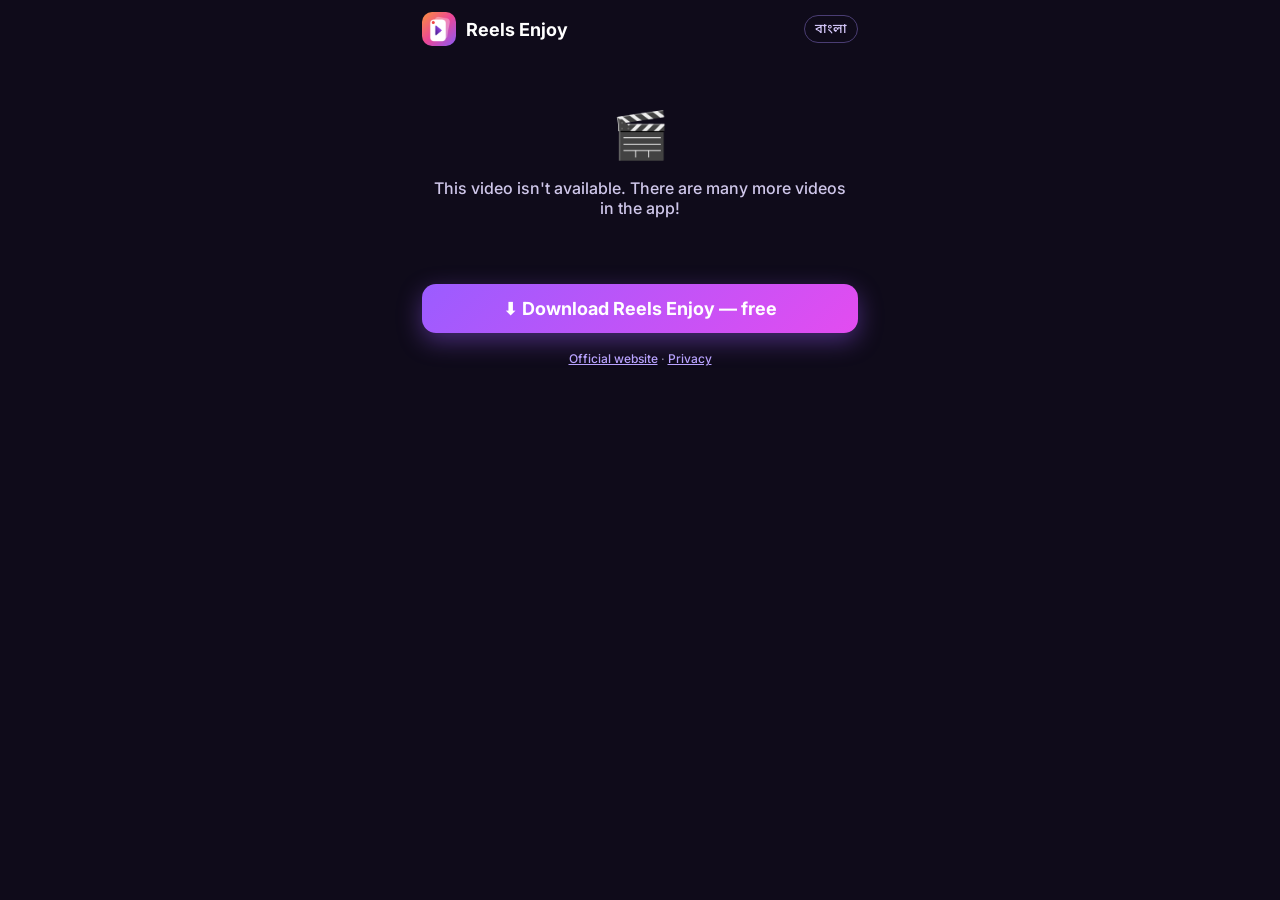
<file: v/index.html>
<!doctype html>
<html lang="bn">
<head>
<meta charset="utf-8">
<meta name="viewport" content="width=device-width,initial-scale=1,viewport-fit=cover">
<title>Reels Enjoy — ভিডিওটি দেখুন</title>
<meta name="description" content="Reels Enjoy অ্যাপে ভিডিও দেখুন, বানান, প্রতিযোগিতায় পুরস্কার জিতুন।">
<meta property="og:title" content="Reels Enjoy-তে এই ভিডিওটি দেখুন 🎬">
<meta property="og:description" content="ছোট ভিডিও, লাইভ আড্ডা আর প্রতিযোগিতা — Reels Enjoy অ্যাপে">
<meta property="og:image" content="https://reelsenjoy.com/get/og.png">
<meta property="og:type" content="video.other">
<meta name="twitter:card" content="summary_large_image">
<link rel="icon" href="../get/icon.png">
<link href="https://fonts.googleapis.com/css2?family=Inter:wght@400;500;600;700;800&family=Noto+Sans+Bengali:wght@400;500;600;700;800&display=swap" rel="stylesheet">
<style>
*{box-sizing:border-box}body{margin:0;font-family:"Inter","Noto Sans Bengali",system-ui,sans-serif;font-weight:500;background:#0f0b1a;color:#fff;min-height:100vh}
.wrap{max-width:460px;margin:0 auto;padding:12px 12px 30px}
.top{display:flex;align-items:center;gap:10px;margin-bottom:10px}.top img{width:34px;height:34px;border-radius:10px}
.top b{font-size:18px;flex:1}.top a{color:#d9ccff;font-size:13px;text-decoration:none;border:1px solid #4a3d73;padding:4px 10px;border-radius:99px}
.player{position:relative;border-radius:18px;overflow:hidden;background:#000;aspect-ratio:9/16;max-height:72vh;margin:0 auto}
.player video{width:100%;height:100%;object-fit:contain;background:#000;display:block}
.snd{position:absolute;right:10px;top:10px;background:rgba(0,0,0,.55);border:0;color:#fff;border-radius:99px;padding:7px 12px;font:inherit;font-size:13px;font-weight:600}
.bar{position:absolute;left:0;right:0;bottom:0;height:3px;background:rgba(255,255,255,.2)}.bar i{display:block;height:100%;width:0;background:#ff3d7f}
.gate{position:absolute;inset:0;background:rgba(15,11,26,.82);display:none;flex-direction:column;align-items:center;justify-content:center;text-align:center;padding:24px;gap:12px}
.gate.on{display:flex}.gate h2{margin:0;font-size:21px}.gate p{margin:0;color:#d5cdee;font-size:14.5px}
.btn{display:block;width:100%;text-align:center;text-decoration:none;color:#fff;font-weight:700;font-size:18px;padding:14px;border-radius:14px;border:0;font-family:inherit;
background:linear-gradient(135deg,#9b5cff,#e34cf0);box-shadow:0 8px 24px rgba(155,92,255,.4)}
.btn.ghost{background:none;box-shadow:none;border:1.5px solid #5b4d85;font-size:15px;padding:10px}
.who{display:flex;align-items:center;gap:10px;margin:12px 2px 6px}.av{width:42px;height:42px;border-radius:50%;background:linear-gradient(135deg,#ff3d7f,#7c4dff);display:grid;place-items:center;font-weight:700;overflow:hidden;flex:none}
.av img{width:100%;height:100%;object-fit:cover}.who b{display:block}.who small{color:#b9b0d6}
.stats{display:flex;gap:14px;color:#cfc7ea;font-size:13.5px;margin:0 2px 8px}
.cap{white-space:pre-wrap;word-break:break-word;font-size:14.5px;color:#eee;margin:0 2px 14px}
.ref{background:#1d1630;border:1px solid #3a2f5c;border-radius:14px;padding:10px 12px;margin:12px 0;text-align:center;font-size:14px;color:#d5cdee}
.ref b{font-size:22px;letter-spacing:2px;color:#ffd166;display:block}
h3{font-size:16px;margin:18px 2px 8px}.more{display:grid;grid-template-columns:repeat(3,1fr);gap:6px}
.more a{position:relative;aspect-ratio:9/14;border-radius:10px;overflow:hidden;background:#221a38}.more img{width:100%;height:100%;object-fit:cover}
.more span{position:absolute;left:5px;bottom:4px;font-size:11.5px;font-weight:700;text-shadow:0 1px 3px #000}
.miss{text-align:center;padding:50px 10px;color:#cfc7ea}.foot{text-align:center;font-size:12px;color:#8b84a3;margin-top:18px}.foot a{color:#b9a3ff}
.hide{display:none!important}
</style>
</head>
<body>
<div class="wrap">
  <div class="top"><img src="../get/icon.png" alt=""><b>Reels Enjoy</b><a href="javascript:void 0" id="lng">English</a></div>

  <div id="miss" class="miss hide"><div style="font-size:46px">🎬</div><p data-en="This video isn't available. There are many more videos in the app!">ভিডিওটি পাওয়া যায়নি। অ্যাপে আরও অনেক ভিডিও আছে!</p></div>

  <div id="box" class="hide">
    <div class="player">
      <video id="vid" playsinline webkit-playsinline muted preload="metadata"></video>
      <button class="snd" id="snd" data-en="🔊 Turn on sound">🔊 শব্দ চালু করুন</button>
      <div class="bar"><i id="bar"></i></div>
      <div class="gate" id="gate">
        <div style="font-size:44px">📲</div>
        <h2 data-en="Watch the full video in the app">পুরো ভিডিও দেখুন অ্যাপে</h2>
        <p data-en="Thousands more videos, live chats and contests with cash prizes — free.">আরও হাজারো ভিডিও, লাইভ আড্ডা আর নগদ পুরস্কারের প্রতিযোগিতা — একদম ফ্রি।</p>
        <a class="btn dlb" href="../get/" data-en="⬇️ Download the app">⬇️ অ্যাপ ডাউনলোড করুন</a>
        <button class="btn ghost" id="again" data-en="↺ Watch again">↺ আবার দেখুন</button>
      </div>
    </div>
    <div class="who"><div class="av" id="av"></div><div><b id="nm" translate="no"></b><small id="un" translate="no"></small></div></div>
    <div class="stats"><span id="sv"></span><span id="sl"></span></div>
    <div class="cap" id="cap" translate="no"></div>
  </div>

  <a class="btn dlb" href="../get/" data-en="⬇️ Download Reels Enjoy — free">⬇️ Reels Enjoy ডাউনলোড করুন — ফ্রি</a>
  <div class="ref hide" id="refBox"><span data-en="Your friend's referral code — enter it when you sign up">বন্ধুর রেফার কোড — রেজিস্ট্রেশনের সময় দিন</span><b id="code"></b></div>

  <div id="moreBox" class="hide"><h3 data-en="🔥 More in the app">🔥 অ্যাপে আরও আছে</h3><div class="more" id="more"></div></div>
  <p class="foot"><a href="../site/" data-en="Official website">অফিসিয়াল ওয়েবসাইট</a> · <a href="../policy/privacy.html" data-en="Privacy">গোপনীয়তা</a></p>
</div>
<script>
(function () {
  var API = "https://smveeoykybpufhvcehjv.supabase.co/rest/v1/rpc/public_video", KEY = "sb_publishable_GBNYl1TAVJlL4pQ6pWxiyw_Vt8B3Taf";
  var PREVIEW = 15; // এর পর "অ্যাপে দেখুন"
  var q = new URLSearchParams(location.search), id = (q.get("id") || "").replace(/\D/g, ""), ref = (q.get("ref") || "").replace(/\D/g, "");
  var lang = q.get("lang"); try { lang = lang || localStorage.getItem("lang"); } catch (e) {}
  if (!lang) lang = /^bn/i.test(navigator.language || "") ? "bn" : (/^en/i.test(navigator.language || "") ? "en" : "bn");
  var en = lang === "en";
  function $(x) { return document.getElementById(x); }
  function num(x) { x = Number(x) || 0; var s = x >= 1e6 ? (x / 1e6).toFixed(1) + "M" : x >= 1e3 ? (x / 1e3).toFixed(1) + "K" : String(x); return en ? s : s.replace(/\d/g, function (d) { return "০১২৩৪৫৬৭৮৯"[d]; }); }
  if (en) {
    document.documentElement.lang = "en"; document.title = "Reels Enjoy — watch this video";
    document.querySelectorAll("[data-en]").forEach(function (el) { el.innerHTML = el.getAttribute("data-en"); });
    $("lng").textContent = "বাংলা";
  }
  $("lng").onclick = function () { try { localStorage.setItem("lang", en ? "bn" : "en"); } catch (e) {} q.delete("lang"); location.search = q.toString(); };
  var get = "../get/?" + [ref ? "ref=" + ref : "", en ? "lang=en" : ""].filter(Boolean).join("&");
  document.querySelectorAll(".dlb").forEach(function (a) { a.href = get; });
  if (ref) { $("refBox").classList.remove("hide"); $("code").textContent = ref; try { localStorage.setItem("reels_ref", ref); } catch (e) {} }
  if (!id) { $("miss").classList.remove("hide"); return; }
  fetch(API, { method: "POST", headers: { apikey: KEY, "Content-Type": "application/json" }, body: JSON.stringify({ p_id: Number(id) }) })
    .then(function (r) { return r.json(); }).then(function (v) {
      if (!v || !v.video_url) { $("miss").classList.remove("hide"); return; }
      $("box").classList.remove("hide");
      var vid = $("vid"); vid.poster = v.thumb_url || ""; vid.src = v.video_url;
      var name = v.full_name || v.username || "";
      if (v.avatar_url) { var im = document.createElement("img"); im.src = v.avatar_url; im.alt = ""; $("av").appendChild(im); } else $("av").textContent = name.charAt(0).toUpperCase();
      $("nm").textContent = name; $("un").textContent = "@" + v.username + " · " + num(v.followers) + (en ? " followers" : " ফলোয়ার");
      $("sv").textContent = "👁 " + num(v.views); $("sl").textContent = "❤️ " + num(v.likes);
      $("cap").textContent = v.caption || "";
      var lim = Math.min(PREVIEW, v.duration_sec || PREVIEW);
      function gate() { vid.pause(); $("gate").classList.add("on"); }
      vid.addEventListener("timeupdate", function () { $("bar").style.width = Math.min(100, vid.currentTime / lim * 100) + "%"; if (vid.currentTime >= lim) gate(); });
      vid.addEventListener("ended", gate);
      vid.addEventListener("click", function () { if (vid.paused) vid.play(); else vid.pause(); });
      $("again").onclick = function () { $("gate").classList.remove("on"); vid.currentTime = 0; vid.play().catch(function () {}); };
      $("snd").onclick = function () { vid.muted = false; vid.play().catch(function () {}); this.classList.add("hide"); };
      vid.play().catch(function () {});
      (v.more || []).forEach(function (m) {
        var a = document.createElement("a"); a.href = "?id=" + m.id + (ref ? "&ref=" + ref : "") + (en ? "&lang=en" : "");
        var im = document.createElement("img"); im.src = m.thumb_url; im.alt = ""; im.loading = "lazy"; a.appendChild(im);
        var s = document.createElement("span"); s.textContent = "▶ " + num(m.views); a.appendChild(s); $("more").appendChild(a);
      });
      if ((v.more || []).length) $("moreBox").classList.remove("hide");
    }).catch(function () { $("miss").classList.remove("hide"); });
})();
</script>
</body>
</html>
</file>
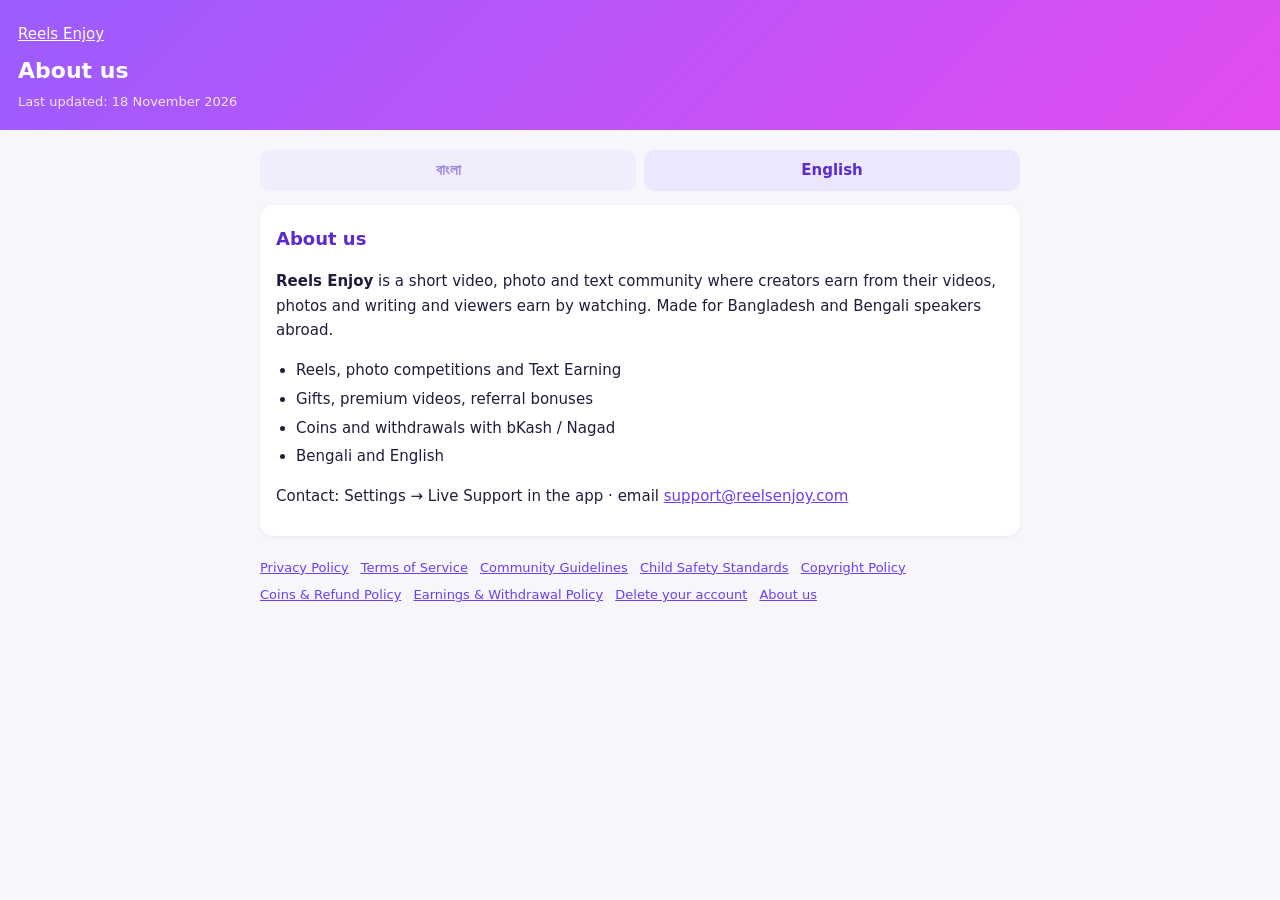
<file: policy/about.html>
<!doctype html><html lang="bn"><head><meta charset="utf-8"><meta name="viewport" content="width=device-width,initial-scale=1">
<title>আমাদের সম্পর্কে · About us — Reels Enjoy</title><style>body{margin:0;font:15px/1.65 "Hind Siliguri",system-ui,sans-serif;background:#f7f6fb;color:#241a3d}
header{background:linear-gradient(135deg,#9b5cff,#e34cf0);color:#fff;padding:22px 18px 18px}
header a{color:#fff}header h1{margin:6px 0 2px;font-size:22px}header .u{opacity:.85;font-size:13px}
main{max-width:760px;margin:0 auto;padding:6px 18px 40px}
.sw{display:flex;gap:8px;margin:14px 0}.sw a{flex:1;text-align:center;padding:8px;border-radius:10px;background:#ece6ff;color:#5b2bd0;text-decoration:none;font-weight:600}
section{background:#fff;border-radius:14px;padding:4px 16px 12px;margin-bottom:14px;box-shadow:0 1px 4px rgba(40,20,90,.06)}
h2{font-size:18px;color:#5b2bd0}h3{font-size:15.5px;margin:16px 0 6px}a{color:#6d3df0}ul,ol{padding-left:20px}li{margin:4px 0}
nav.all{font-size:13px;margin-top:18px}nav.all a{display:inline-block;margin:3px 8px 3px 0}
body.inapp header,body.inapp nav.all{display:none}</style></head>
<body><script>if(location.search.indexOf('inapp')>-1)document.body.className='inapp'</script>
<header><a href="index.html">Reels Enjoy</a><h1>আমাদের সম্পর্কে · About us</h1><div class="u">সর্বশেষ হালনাগাদ / Last updated: 18 November 2026</div></header>
<main><div class="sw"><a href="#bn">বাংলা</a><a href="#en">English</a></div>
<section id="bn" lang="bn"><h2>আমাদের সম্পর্কে</h2>
<p><b>Reels Enjoy</b> একটি শর্ট ভিডিও, ছবি ও লেখার কমিউনিটি অ্যাপ — যেখানে ক্রিয়েটররা ভিডিও, ছবি ও লেখা দিয়ে এবং দর্শকরা দেখে আয় করতে পারেন। বাংলাদেশ ও প্রবাসী বাংলাভাষীদের জন্য তৈরি।</p>
<ul><li>রিলস, ফটো কম্পিটিশন ও টেক্সট আর্নিং</li><li>গিফট, প্রিমিয়াম ভিডিও, রেফার বোনাস</li><li>bKash / Nagad দিয়ে কয়েন ও উইথড্র</li><li>বাংলা ও ইংরেজি</li></ul>
<p>যোগাযোগ: অ্যাপের সেটিংস → লাইভ সাপোর্ট · ইমেইল <a href="mailto:support@reelsenjoy.com">support@reelsenjoy.com</a></p></section>
<section id="en" lang="en"><h2>About us</h2>
<p><b>Reels Enjoy</b> is a short video, photo and text community where creators earn from their videos, photos and writing and viewers earn by watching. Made for Bangladesh and Bengali speakers abroad.</p>
<ul><li>Reels, photo competitions and Text Earning</li><li>Gifts, premium videos, referral bonuses</li><li>Coins and withdrawals with bKash / Nagad</li><li>Bengali and English</li></ul>
<p>Contact: Settings → Live Support in the app · email <a href="mailto:support@reelsenjoy.com">support@reelsenjoy.com</a></p></section>
<nav class="all"><a href="privacy.html">গোপনীয়তা নীতি / Privacy Policy</a> <a href="terms.html">ব্যবহারের শর্তাবলি / Terms of Service</a> <a href="community.html">কমিউনিটি নির্দেশিকা / Community Guidelines</a> <a href="child-safety.html">শিশু সুরক্ষা নীতি / Child Safety Standards</a> <a href="copyright.html">কপিরাইট নীতি / Copyright Policy</a> <a href="coins.html">কয়েন ও রিফান্ড নীতি / Coins & Refund Policy</a> <a href="earnings.html">আয় ও উইথড্র নীতি / Earnings & Withdrawal Policy</a> <a href="delete-account.html">অ্যাকাউন্ট ডিলিট / Delete your account</a> <a href="about.html">আমাদের সম্পর্কে / About us</a></nav></main><script src="p.js"></script></body></html>
</file>
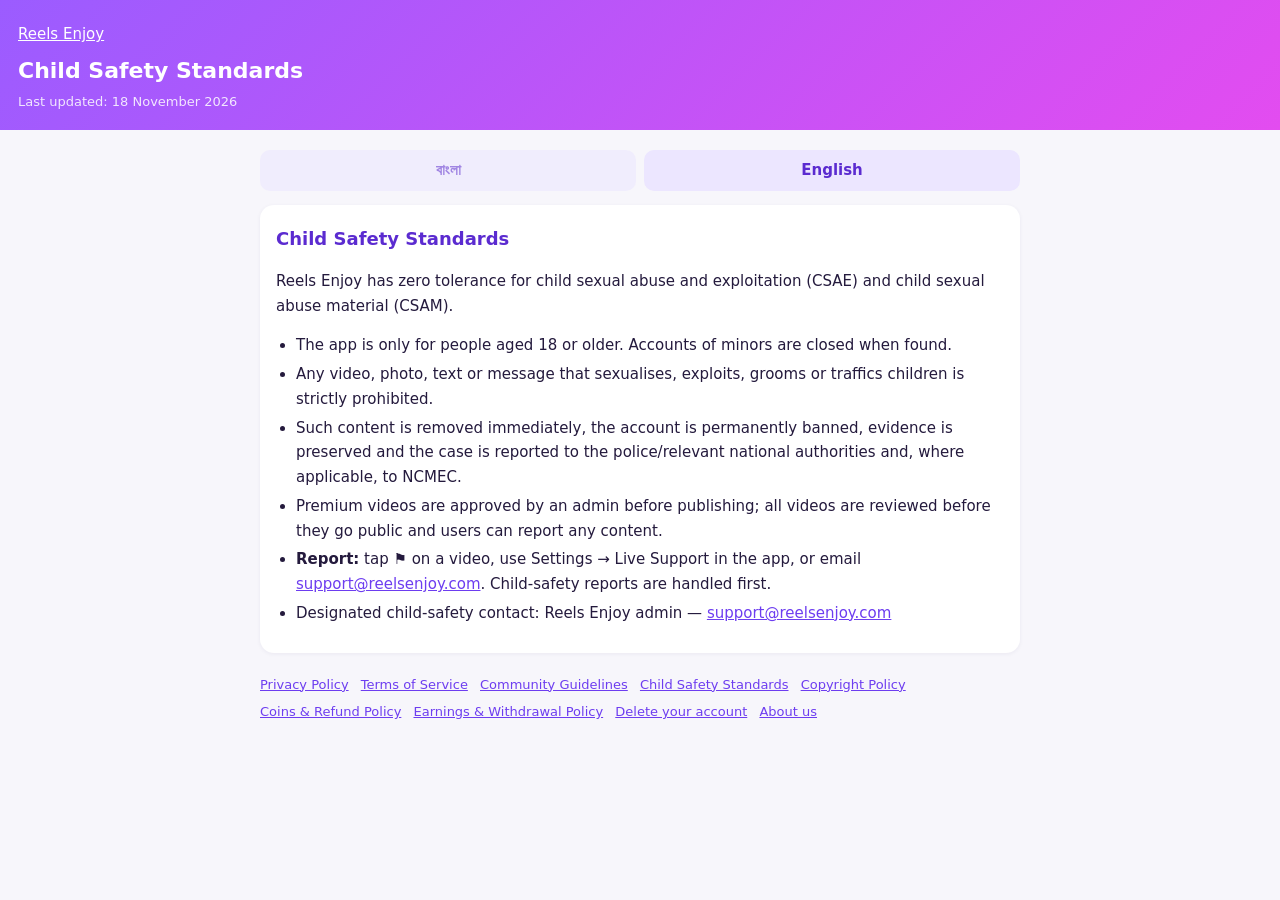
<file: policy/child-safety.html>
<!doctype html><html lang="bn"><head><meta charset="utf-8"><meta name="viewport" content="width=device-width,initial-scale=1">
<title>শিশু সুরক্ষা নীতি · Child Safety Standards — Reels Enjoy</title><style>body{margin:0;font:15px/1.65 "Hind Siliguri",system-ui,sans-serif;background:#f7f6fb;color:#241a3d}
header{background:linear-gradient(135deg,#9b5cff,#e34cf0);color:#fff;padding:22px 18px 18px}
header a{color:#fff}header h1{margin:6px 0 2px;font-size:22px}header .u{opacity:.85;font-size:13px}
main{max-width:760px;margin:0 auto;padding:6px 18px 40px}
.sw{display:flex;gap:8px;margin:14px 0}.sw a{flex:1;text-align:center;padding:8px;border-radius:10px;background:#ece6ff;color:#5b2bd0;text-decoration:none;font-weight:600}
section{background:#fff;border-radius:14px;padding:4px 16px 12px;margin-bottom:14px;box-shadow:0 1px 4px rgba(40,20,90,.06)}
h2{font-size:18px;color:#5b2bd0}h3{font-size:15.5px;margin:16px 0 6px}a{color:#6d3df0}ul,ol{padding-left:20px}li{margin:4px 0}
nav.all{font-size:13px;margin-top:18px}nav.all a{display:inline-block;margin:3px 8px 3px 0}
body.inapp header,body.inapp nav.all{display:none}</style></head>
<body><script>if(location.search.indexOf('inapp')>-1)document.body.className='inapp'</script>
<header><a href="index.html">Reels Enjoy</a><h1>শিশু সুরক্ষা নীতি · Child Safety Standards</h1><div class="u">সর্বশেষ হালনাগাদ / Last updated: 18 November 2026</div></header>
<main><div class="sw"><a href="#bn">বাংলা</a><a href="#en">English</a></div>
<section id="bn" lang="bn"><h2>শিশু সুরক্ষা নীতি</h2>
<p>Reels Enjoy শিশু যৌন নির্যাতন ও শোষণ (CSAE) এবং শিশু যৌন নির্যাতনের যেকোনো কনটেন্ট (CSAM)-এর বিরুদ্ধে শূন্য সহনশীলতা নীতি মেনে চলে।</p>
<ul>
<li>অ্যাপটি শুধু ১৮ বছর বা তার বেশি বয়সীদের জন্য। কম বয়সী কারো অ্যাকাউন্ট পাওয়া গেলে বন্ধ করা হয়।</li>
<li>শিশুদের যৌনতা, যৌন ইঙ্গিত, শোষণ, গ্রুমিং বা পাচার সংক্রান্ত যেকোনো ভিডিও, ছবি, লেখা বা মেসেজ সম্পূর্ণ নিষিদ্ধ।</li>
<li>এমন কনটেন্ট পাওয়া মাত্র মুছে ফেলা হয়, অ্যাকাউন্ট স্থায়ীভাবে ব্লক হয় এবং প্রমাণ সংরক্ষণ করে বাংলাদেশ পুলিশ/সংশ্লিষ্ট দেশের কর্তৃপক্ষ এবং প্রযোজ্য ক্ষেত্রে NCMEC-কে রিপোর্ট করা হয়।</li>
<li>প্রিমিয়াম ভিডিও প্রকাশের আগে অ্যাডমিন দেখে অনুমোদন দেন; সব ভিডিও প্রকাশের আগে পর্যালোচনায় থাকে এবং ইউজাররা যেকোনো কনটেন্ট রিপোর্ট করতে পারেন।</li>
<li><b>রিপোর্ট করুন:</b> ভিডিওতে ⚑ চাপুন, অ্যাপের সেটিংস → লাইভ সাপোর্ট, অথবা ইমেইল <a href="mailto:support@reelsenjoy.com">support@reelsenjoy.com</a>। শিশু সুরক্ষা সংক্রান্ত রিপোর্ট সবার আগে দেখা হয়।</li>
<li>শিশু সুরক্ষা বিষয়ে যোগাযোগের দায়িত্বপ্রাপ্ত ব্যক্তি: Reels Enjoy অ্যাডমিন — <a href="mailto:support@reelsenjoy.com">support@reelsenjoy.com</a></li>
</ul></section>
<section id="en" lang="en"><h2>Child Safety Standards</h2>
<p>Reels Enjoy has zero tolerance for child sexual abuse and exploitation (CSAE) and child sexual abuse material (CSAM).</p>
<ul>
<li>The app is only for people aged 18 or older. Accounts of minors are closed when found.</li>
<li>Any video, photo, text or message that sexualises, exploits, grooms or traffics children is strictly prohibited.</li>
<li>Such content is removed immediately, the account is permanently banned, evidence is preserved and the case is reported to the police/relevant national authorities and, where applicable, to NCMEC.</li>
<li>Premium videos are approved by an admin before publishing; all videos are reviewed before they go public and users can report any content.</li>
<li><b>Report:</b> tap ⚑ on a video, use Settings → Live Support in the app, or email <a href="mailto:support@reelsenjoy.com">support@reelsenjoy.com</a>. Child-safety reports are handled first.</li>
<li>Designated child-safety contact: Reels Enjoy admin — <a href="mailto:support@reelsenjoy.com">support@reelsenjoy.com</a></li>
</ul></section>
<nav class="all"><a href="privacy.html">গোপনীয়তা নীতি / Privacy Policy</a> <a href="terms.html">ব্যবহারের শর্তাবলি / Terms of Service</a> <a href="community.html">কমিউনিটি নির্দেশিকা / Community Guidelines</a> <a href="child-safety.html">শিশু সুরক্ষা নীতি / Child Safety Standards</a> <a href="copyright.html">কপিরাইট নীতি / Copyright Policy</a> <a href="coins.html">কয়েন ও রিফান্ড নীতি / Coins & Refund Policy</a> <a href="earnings.html">আয় ও উইথড্র নীতি / Earnings & Withdrawal Policy</a> <a href="delete-account.html">অ্যাকাউন্ট ডিলিট / Delete your account</a> <a href="about.html">আমাদের সম্পর্কে / About us</a></nav></main><script src="p.js"></script></body></html>
</file>
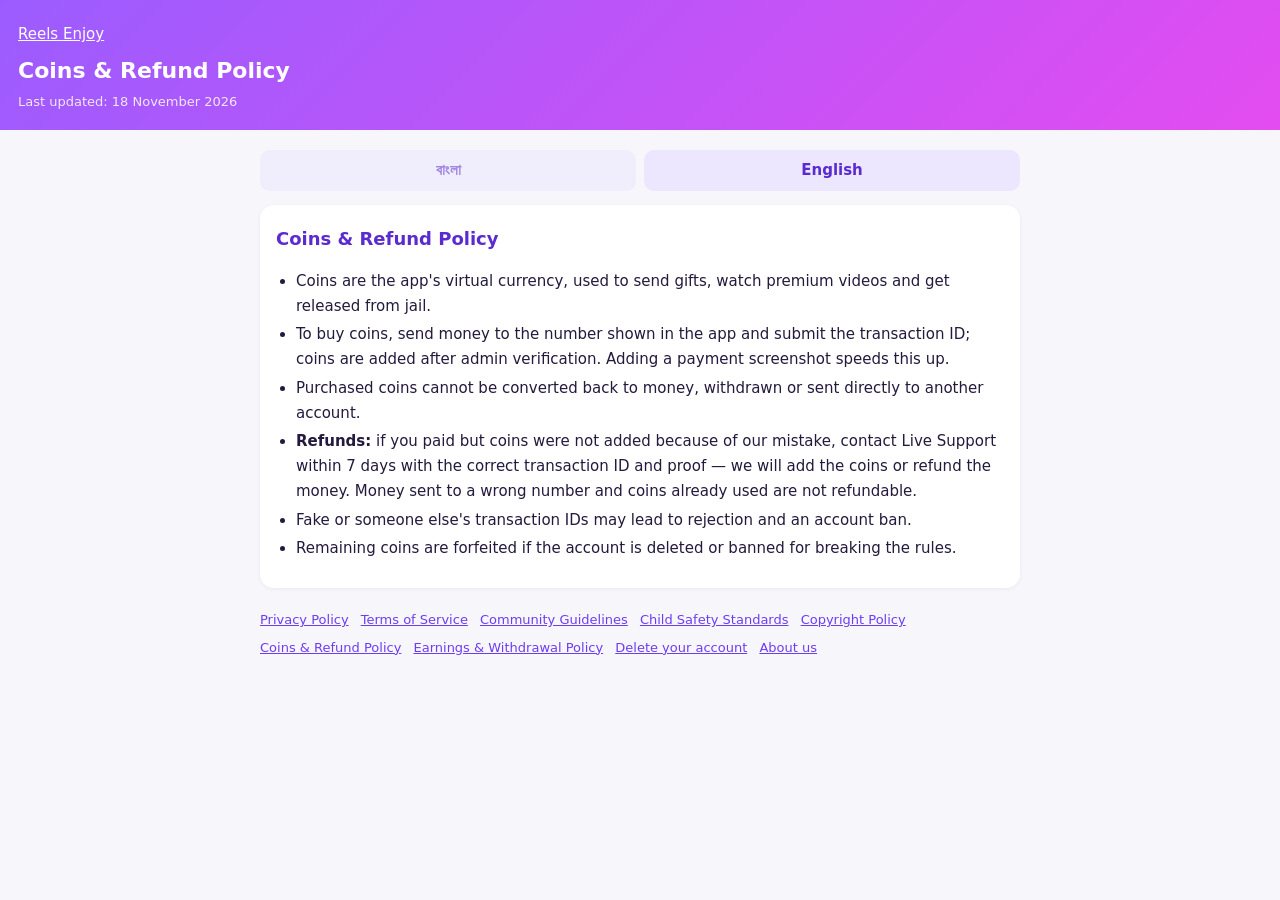
<file: policy/coins.html>
<!doctype html><html lang="bn"><head><meta charset="utf-8"><meta name="viewport" content="width=device-width,initial-scale=1">
<title>কয়েন ও রিফান্ড নীতি · Coins & Refund Policy — Reels Enjoy</title><style>body{margin:0;font:15px/1.65 "Hind Siliguri",system-ui,sans-serif;background:#f7f6fb;color:#241a3d}
header{background:linear-gradient(135deg,#9b5cff,#e34cf0);color:#fff;padding:22px 18px 18px}
header a{color:#fff}header h1{margin:6px 0 2px;font-size:22px}header .u{opacity:.85;font-size:13px}
main{max-width:760px;margin:0 auto;padding:6px 18px 40px}
.sw{display:flex;gap:8px;margin:14px 0}.sw a{flex:1;text-align:center;padding:8px;border-radius:10px;background:#ece6ff;color:#5b2bd0;text-decoration:none;font-weight:600}
section{background:#fff;border-radius:14px;padding:4px 16px 12px;margin-bottom:14px;box-shadow:0 1px 4px rgba(40,20,90,.06)}
h2{font-size:18px;color:#5b2bd0}h3{font-size:15.5px;margin:16px 0 6px}a{color:#6d3df0}ul,ol{padding-left:20px}li{margin:4px 0}
nav.all{font-size:13px;margin-top:18px}nav.all a{display:inline-block;margin:3px 8px 3px 0}
body.inapp header,body.inapp nav.all{display:none}</style></head>
<body><script>if(location.search.indexOf('inapp')>-1)document.body.className='inapp'</script>
<header><a href="index.html">Reels Enjoy</a><h1>কয়েন ও রিফান্ড নীতি · Coins & Refund Policy</h1><div class="u">সর্বশেষ হালনাগাদ / Last updated: 18 November 2026</div></header>
<main><div class="sw"><a href="#bn">বাংলা</a><a href="#en">English</a></div>
<section id="bn" lang="bn"><h2>কয়েন ও রিফান্ড নীতি</h2>
<ul>
<li>কয়েন অ্যাপের ভার্চুয়াল মুদ্রা। এটি দিয়ে গিফট পাঠানো, প্রিমিয়াম ভিডিও দেখা ও জেল থেকে মুক্ত হওয়া যায়।</li>
<li>কয়েন কিনতে অ্যাপে দেখানো নম্বরে Send Money করে TrxID জমা দিন; অ্যাডমিন যাচাইয়ের পর কয়েন যোগ হয়। পেমেন্টের স্ক্রিনশট দিলে দ্রুত যাচাই হয়।</li>
<li>কেনা কয়েন টাকায় ফেরত নেওয়া, উইথড্র করা বা অন্য অ্যাকাউন্টে সরাসরি পাঠানো যায় না।</li>
<li><b>রিফান্ড:</b> টাকা পাঠানোর পরও আমাদের ভুলে কয়েন যোগ না হলে সঠিক TrxID ও প্রমাণসহ ৭ দিনের মধ্যে লাইভ সাপোর্টে জানান — যাচাই করে কয়েন যোগ বা টাকা ফেরত দেওয়া হবে। ভুল নম্বরে পাঠানো টাকা বা ব্যবহার করা কয়েনের রিফান্ড হয় না।</li>
<li>ভুয়া বা অন্যের TrxID দিলে রিকোয়েস্ট বাতিল ও অ্যাকাউন্ট ব্লক হতে পারে।</li>
<li>অ্যাকাউন্ট ডিলিট বা নিয়ম ভঙ্গে ব্লক হলে অবশিষ্ট কয়েন বাতিল হয়।</li>
</ul></section>
<section id="en" lang="en"><h2>Coins & Refund Policy</h2>
<ul>
<li>Coins are the app's virtual currency, used to send gifts, watch premium videos and get released from jail.</li>
<li>To buy coins, send money to the number shown in the app and submit the transaction ID; coins are added after admin verification. Adding a payment screenshot speeds this up.</li>
<li>Purchased coins cannot be converted back to money, withdrawn or sent directly to another account.</li>
<li><b>Refunds:</b> if you paid but coins were not added because of our mistake, contact Live Support within 7 days with the correct transaction ID and proof — we will add the coins or refund the money. Money sent to a wrong number and coins already used are not refundable.</li>
<li>Fake or someone else's transaction IDs may lead to rejection and an account ban.</li>
<li>Remaining coins are forfeited if the account is deleted or banned for breaking the rules.</li>
</ul></section>
<nav class="all"><a href="privacy.html">গোপনীয়তা নীতি / Privacy Policy</a> <a href="terms.html">ব্যবহারের শর্তাবলি / Terms of Service</a> <a href="community.html">কমিউনিটি নির্দেশিকা / Community Guidelines</a> <a href="child-safety.html">শিশু সুরক্ষা নীতি / Child Safety Standards</a> <a href="copyright.html">কপিরাইট নীতি / Copyright Policy</a> <a href="coins.html">কয়েন ও রিফান্ড নীতি / Coins & Refund Policy</a> <a href="earnings.html">আয় ও উইথড্র নীতি / Earnings & Withdrawal Policy</a> <a href="delete-account.html">অ্যাকাউন্ট ডিলিট / Delete your account</a> <a href="about.html">আমাদের সম্পর্কে / About us</a></nav></main><script src="p.js"></script></body></html>
</file>
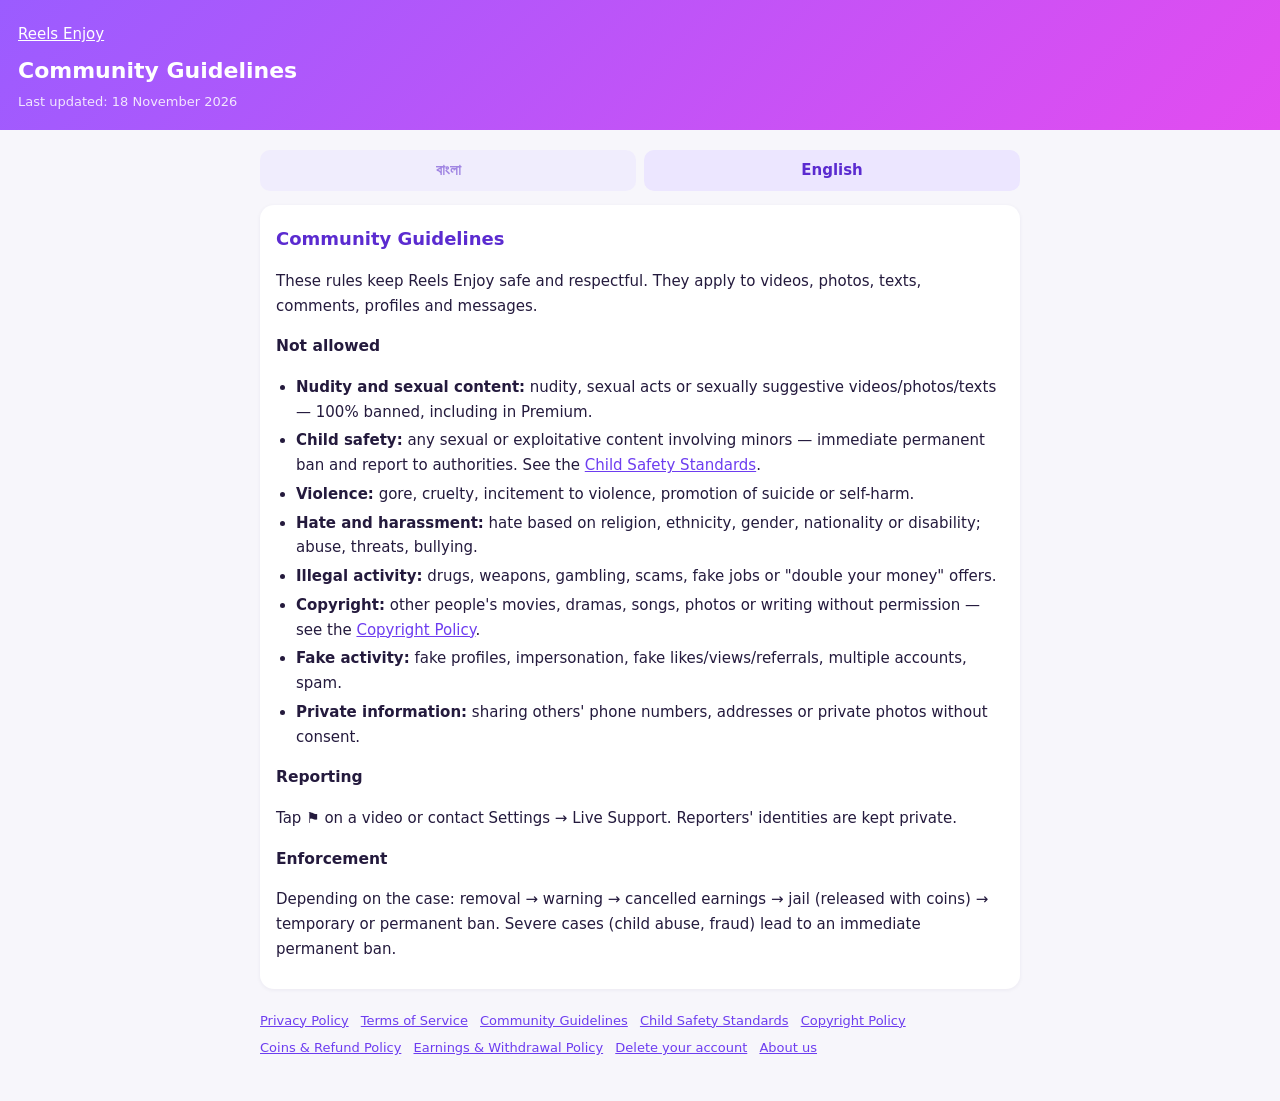
<file: policy/community.html>
<!doctype html><html lang="bn"><head><meta charset="utf-8"><meta name="viewport" content="width=device-width,initial-scale=1">
<title>কমিউনিটি নির্দেশিকা · Community Guidelines — Reels Enjoy</title><style>body{margin:0;font:15px/1.65 "Hind Siliguri",system-ui,sans-serif;background:#f7f6fb;color:#241a3d}
header{background:linear-gradient(135deg,#9b5cff,#e34cf0);color:#fff;padding:22px 18px 18px}
header a{color:#fff}header h1{margin:6px 0 2px;font-size:22px}header .u{opacity:.85;font-size:13px}
main{max-width:760px;margin:0 auto;padding:6px 18px 40px}
.sw{display:flex;gap:8px;margin:14px 0}.sw a{flex:1;text-align:center;padding:8px;border-radius:10px;background:#ece6ff;color:#5b2bd0;text-decoration:none;font-weight:600}
section{background:#fff;border-radius:14px;padding:4px 16px 12px;margin-bottom:14px;box-shadow:0 1px 4px rgba(40,20,90,.06)}
h2{font-size:18px;color:#5b2bd0}h3{font-size:15.5px;margin:16px 0 6px}a{color:#6d3df0}ul,ol{padding-left:20px}li{margin:4px 0}
nav.all{font-size:13px;margin-top:18px}nav.all a{display:inline-block;margin:3px 8px 3px 0}
body.inapp header,body.inapp nav.all{display:none}</style></head>
<body><script>if(location.search.indexOf('inapp')>-1)document.body.className='inapp'</script>
<header><a href="index.html">Reels Enjoy</a><h1>কমিউনিটি নির্দেশিকা · Community Guidelines</h1><div class="u">সর্বশেষ হালনাগাদ / Last updated: 18 November 2026</div></header>
<main><div class="sw"><a href="#bn">বাংলা</a><a href="#en">English</a></div>
<section id="bn" lang="bn"><h2>কমিউনিটি নির্দেশিকা</h2>
<p>Reels Enjoy সবার জন্য নিরাপদ ও সম্মানজনক জায়গা রাখতে এই নিয়মগুলো। ভিডিও, ছবি, লেখা, কমেন্ট, প্রোফাইল ও মেসেজ — সব জায়গায় প্রযোজ্য।</p>
<h3>যা দেওয়া যাবে না</h3><ul>
<li><b>অশ্লীলতা ও যৌন কনটেন্ট:</b> নগ্নতা, যৌন কাজ বা যৌন ইঙ্গিতপূর্ণ ভিডিও/ছবি/লেখা — ১০০% নিষিদ্ধ, প্রিমিয়ামেও।</li>
<li><b>শিশু সুরক্ষা:</b> শিশুদের কোনো ধরনের যৌন বা শোষণমূলক কনটেন্ট — সাথে সাথে স্থায়ী ব্লক ও কর্তৃপক্ষকে রিপোর্ট। দেখুন <a href="child-safety.html">শিশু সুরক্ষা নীতি</a>।</li>
<li><b>সহিংসতা:</b> রক্তাক্ত, নিষ্ঠুর বা সহিংসতায় উসকানি দেওয়া কনটেন্ট, আত্মহত্যা বা আত্মক্ষতির প্রচার।</li>
<li><b>ঘৃণা ও হয়রানি:</b> ধর্ম, জাতি, লিঙ্গ, দেশ বা অক্ষমতা নিয়ে ঘৃণা; গালাগালি, হুমকি, কাউকে হেয় করা।</li>
<li><b>অবৈধ কাজ:</b> মাদক, অস্ত্র, জুয়া, প্রতারণা, ভুয়া চাকরি বা টাকা দ্বিগুণের লোভ।</li>
<li><b>কপিরাইট:</b> অনুমতি ছাড়া অন্যের মুভি, নাটক, গান, ছবি বা লেখা — দেখুন <a href="copyright.html">কপিরাইট নীতি</a>।</li>
<li><b>ভুয়া কাজ:</b> নকল প্রোফাইল, অন্যের পরিচয় ব্যবহার, ভুয়া লাইক/ভিউ/রেফার, একাধিক অ্যাকাউন্ট, স্প্যাম।</li>
<li><b>ব্যক্তিগত তথ্য:</b> অন্যের ফোন নম্বর, ঠিকানা বা ব্যক্তিগত ছবি অনুমতি ছাড়া প্রকাশ।</li></ul>
<h3>রিপোর্ট</h3><p>কোনো ভিডিওতে ⚑ চাপুন, অথবা সেটিংস → লাইভ সাপোর্টে জানান। রিপোর্টকারীর পরিচয় গোপন রাখা হয়।</p>
<h3>ব্যবস্থা</h3><p>নিয়ম অনুযায়ী: কনটেন্ট মুছে ফেলা → সতর্কতা → আয় বাতিল → জেল (কয়েন দিয়ে মুক্তি) → সাময়িক বা স্থায়ী ব্লক। গুরুতর ক্ষেত্রে (শিশু নির্যাতন, প্রতারণা) সরাসরি স্থায়ী ব্লক।</p></section>
<section id="en" lang="en"><h2>Community Guidelines</h2>
<p>These rules keep Reels Enjoy safe and respectful. They apply to videos, photos, texts, comments, profiles and messages.</p>
<h3>Not allowed</h3><ul>
<li><b>Nudity and sexual content:</b> nudity, sexual acts or sexually suggestive videos/photos/texts — 100% banned, including in Premium.</li>
<li><b>Child safety:</b> any sexual or exploitative content involving minors — immediate permanent ban and report to authorities. See the <a href="child-safety.html">Child Safety Standards</a>.</li>
<li><b>Violence:</b> gore, cruelty, incitement to violence, promotion of suicide or self-harm.</li>
<li><b>Hate and harassment:</b> hate based on religion, ethnicity, gender, nationality or disability; abuse, threats, bullying.</li>
<li><b>Illegal activity:</b> drugs, weapons, gambling, scams, fake jobs or "double your money" offers.</li>
<li><b>Copyright:</b> other people's movies, dramas, songs, photos or writing without permission — see the <a href="copyright.html">Copyright Policy</a>.</li>
<li><b>Fake activity:</b> fake profiles, impersonation, fake likes/views/referrals, multiple accounts, spam.</li>
<li><b>Private information:</b> sharing others' phone numbers, addresses or private photos without consent.</li></ul>
<h3>Reporting</h3><p>Tap ⚑ on a video or contact Settings → Live Support. Reporters' identities are kept private.</p>
<h3>Enforcement</h3><p>Depending on the case: removal → warning → cancelled earnings → jail (released with coins) → temporary or permanent ban. Severe cases (child abuse, fraud) lead to an immediate permanent ban.</p></section>
<nav class="all"><a href="privacy.html">গোপনীয়তা নীতি / Privacy Policy</a> <a href="terms.html">ব্যবহারের শর্তাবলি / Terms of Service</a> <a href="community.html">কমিউনিটি নির্দেশিকা / Community Guidelines</a> <a href="child-safety.html">শিশু সুরক্ষা নীতি / Child Safety Standards</a> <a href="copyright.html">কপিরাইট নীতি / Copyright Policy</a> <a href="coins.html">কয়েন ও রিফান্ড নীতি / Coins & Refund Policy</a> <a href="earnings.html">আয় ও উইথড্র নীতি / Earnings & Withdrawal Policy</a> <a href="delete-account.html">অ্যাকাউন্ট ডিলিট / Delete your account</a> <a href="about.html">আমাদের সম্পর্কে / About us</a></nav></main><script src="p.js"></script></body></html>
</file>
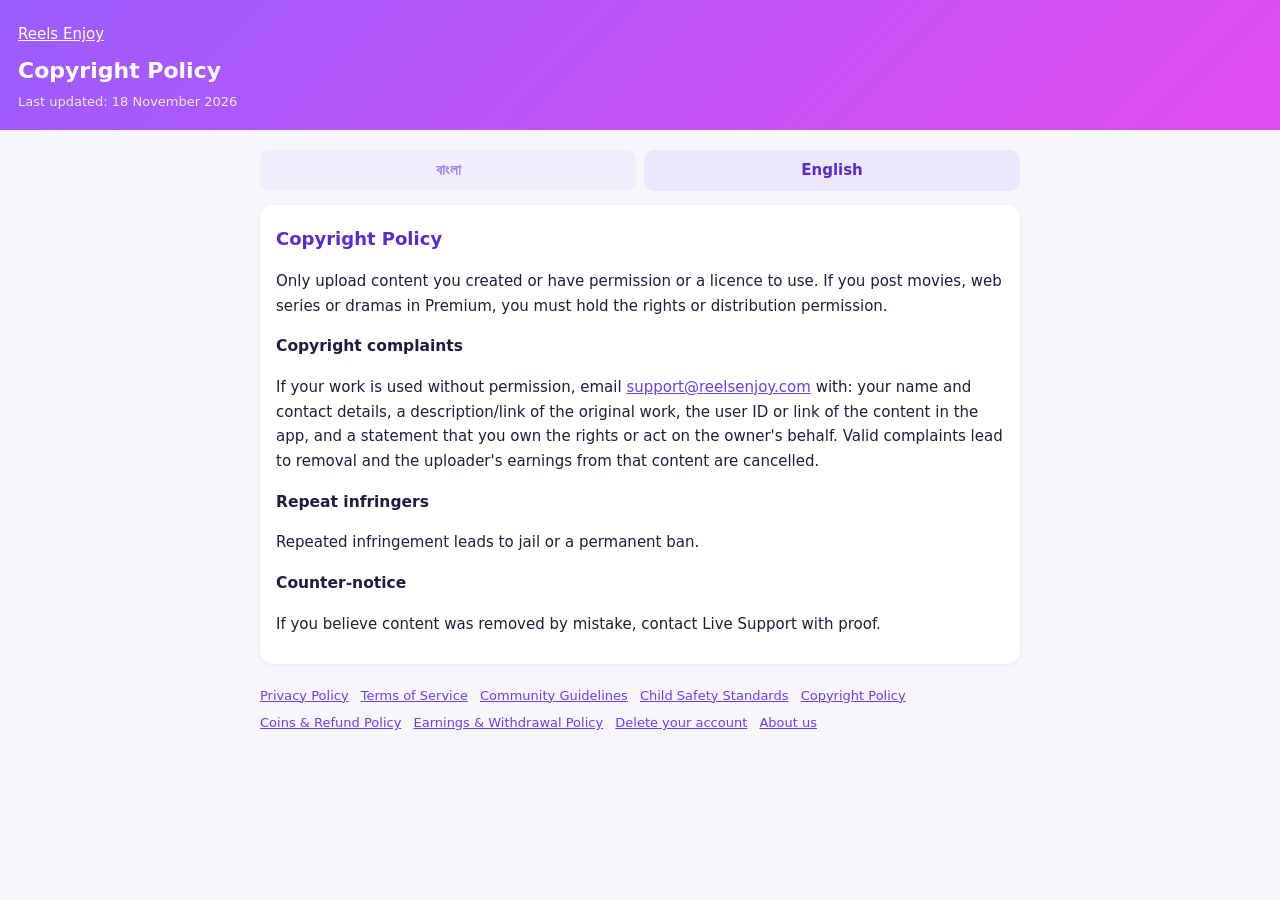
<file: policy/copyright.html>
<!doctype html><html lang="bn"><head><meta charset="utf-8"><meta name="viewport" content="width=device-width,initial-scale=1">
<title>কপিরাইট নীতি · Copyright Policy — Reels Enjoy</title><style>body{margin:0;font:15px/1.65 "Hind Siliguri",system-ui,sans-serif;background:#f7f6fb;color:#241a3d}
header{background:linear-gradient(135deg,#9b5cff,#e34cf0);color:#fff;padding:22px 18px 18px}
header a{color:#fff}header h1{margin:6px 0 2px;font-size:22px}header .u{opacity:.85;font-size:13px}
main{max-width:760px;margin:0 auto;padding:6px 18px 40px}
.sw{display:flex;gap:8px;margin:14px 0}.sw a{flex:1;text-align:center;padding:8px;border-radius:10px;background:#ece6ff;color:#5b2bd0;text-decoration:none;font-weight:600}
section{background:#fff;border-radius:14px;padding:4px 16px 12px;margin-bottom:14px;box-shadow:0 1px 4px rgba(40,20,90,.06)}
h2{font-size:18px;color:#5b2bd0}h3{font-size:15.5px;margin:16px 0 6px}a{color:#6d3df0}ul,ol{padding-left:20px}li{margin:4px 0}
nav.all{font-size:13px;margin-top:18px}nav.all a{display:inline-block;margin:3px 8px 3px 0}
body.inapp header,body.inapp nav.all{display:none}</style></head>
<body><script>if(location.search.indexOf('inapp')>-1)document.body.className='inapp'</script>
<header><a href="index.html">Reels Enjoy</a><h1>কপিরাইট নীতি · Copyright Policy</h1><div class="u">সর্বশেষ হালনাগাদ / Last updated: 18 November 2026</div></header>
<main><div class="sw"><a href="#bn">বাংলা</a><a href="#en">English</a></div>
<section id="bn" lang="bn"><h2>কপিরাইট নীতি</h2>
<p>শুধু নিজের বানানো কনটেন্ট অথবা যার জন্য আপনার অনুমতি বা লাইসেন্স আছে সেটাই আপলোড করুন। প্রিমিয়ামে মুভি, ওয়েব সিরিজ বা নাটক দিলে তার স্বত্ব বা বিতরণের অনুমতি আপনার থাকতে হবে।</p>
<h3>কপিরাইট অভিযোগ</h3><p>আপনার কাজ অনুমতি ছাড়া ব্যবহার হলে ইমেইল করুন <a href="mailto:support@reelsenjoy.com">support@reelsenjoy.com</a> — সাথে দিন: আপনার নাম ও যোগাযোগ, আসল কাজের বিবরণ/লিংক, অ্যাপে কনটেন্টটির ইউজার ID বা লিংক, এবং ঘোষণা যে আপনি স্বত্বাধিকারী বা তার পক্ষে কাজ করছেন। বৈধ অভিযোগে কনটেন্ট সরিয়ে ফেলা হয় এবং আপলোডকারীর ওই কনটেন্টের আয় বাতিল হয়।</p>
<h3>বারবার ভঙ্গ</h3><p>বারবার কপিরাইট ভঙ্গ করলে অ্যাকাউন্ট জেলে বা স্থায়ীভাবে ব্লক করা হয়।</p>
<h3>পাল্টা আবেদন</h3><p>ভুলভাবে কনটেন্ট সরানো হয়েছে মনে করলে লাইভ সাপোর্টে প্রমাণসহ জানান।</p></section>
<section id="en" lang="en"><h2>Copyright Policy</h2>
<p>Only upload content you created or have permission or a licence to use. If you post movies, web series or dramas in Premium, you must hold the rights or distribution permission.</p>
<h3>Copyright complaints</h3><p>If your work is used without permission, email <a href="mailto:support@reelsenjoy.com">support@reelsenjoy.com</a> with: your name and contact details, a description/link of the original work, the user ID or link of the content in the app, and a statement that you own the rights or act on the owner's behalf. Valid complaints lead to removal and the uploader's earnings from that content are cancelled.</p>
<h3>Repeat infringers</h3><p>Repeated infringement leads to jail or a permanent ban.</p>
<h3>Counter-notice</h3><p>If you believe content was removed by mistake, contact Live Support with proof.</p></section>
<nav class="all"><a href="privacy.html">গোপনীয়তা নীতি / Privacy Policy</a> <a href="terms.html">ব্যবহারের শর্তাবলি / Terms of Service</a> <a href="community.html">কমিউনিটি নির্দেশিকা / Community Guidelines</a> <a href="child-safety.html">শিশু সুরক্ষা নীতি / Child Safety Standards</a> <a href="copyright.html">কপিরাইট নীতি / Copyright Policy</a> <a href="coins.html">কয়েন ও রিফান্ড নীতি / Coins & Refund Policy</a> <a href="earnings.html">আয় ও উইথড্র নীতি / Earnings & Withdrawal Policy</a> <a href="delete-account.html">অ্যাকাউন্ট ডিলিট / Delete your account</a> <a href="about.html">আমাদের সম্পর্কে / About us</a></nav></main><script src="p.js"></script></body></html>
</file>
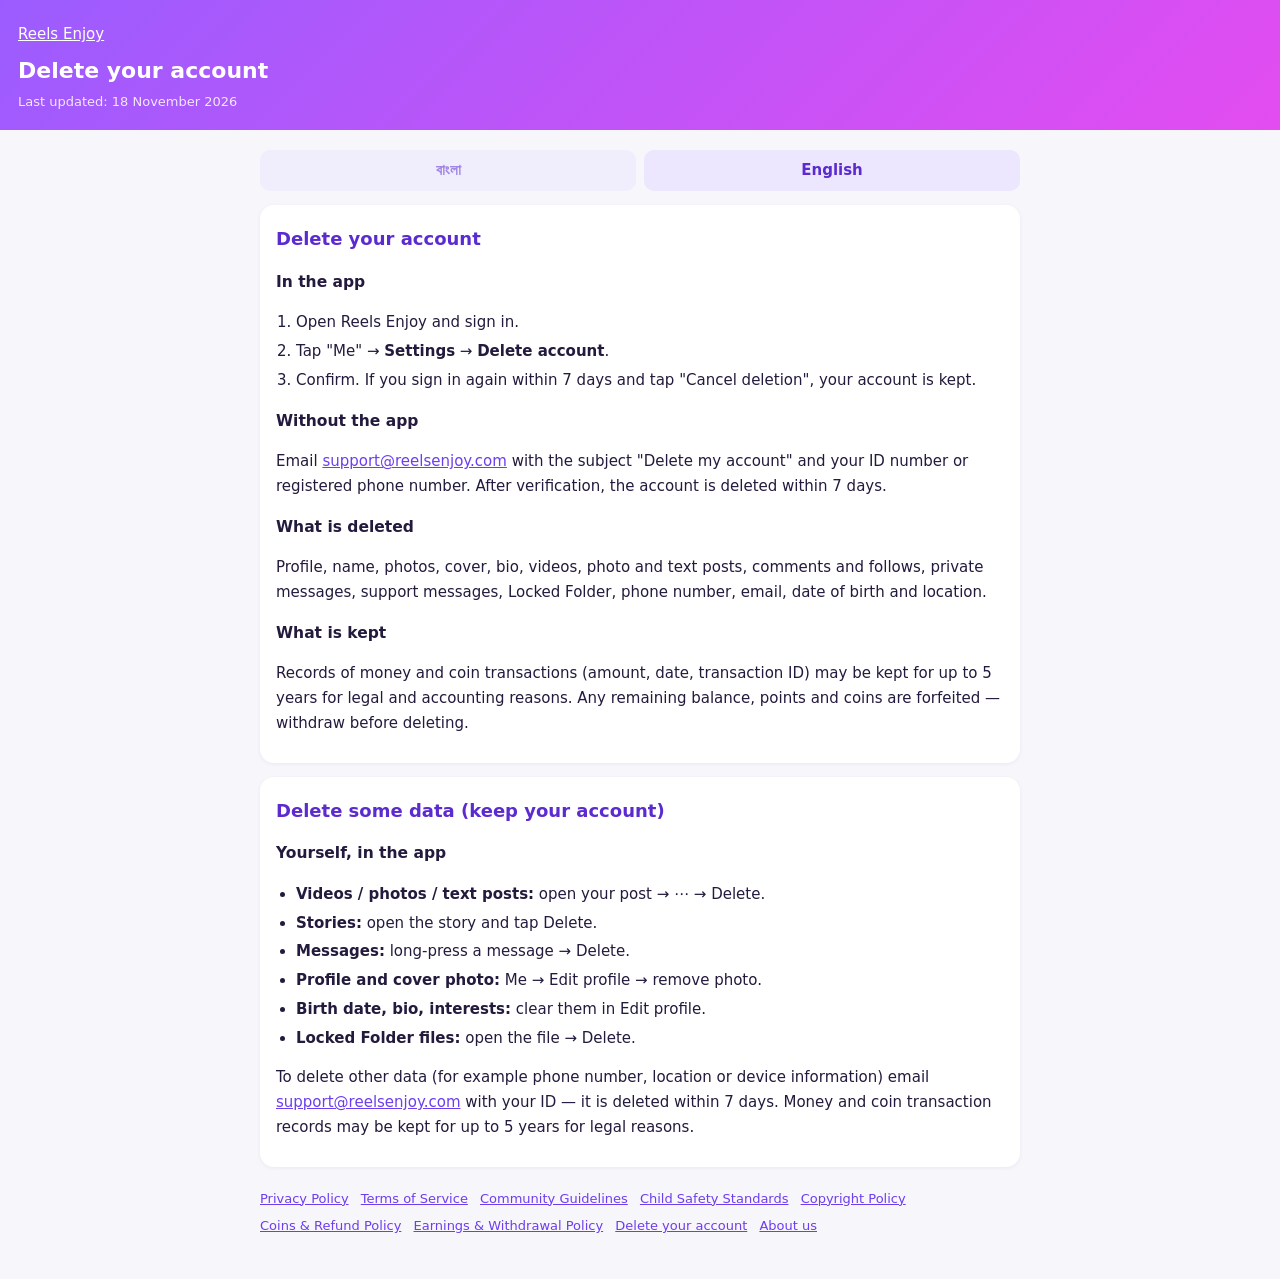
<file: policy/delete-account.html>
<!doctype html><html lang="bn"><head><meta charset="utf-8"><meta name="viewport" content="width=device-width,initial-scale=1">
<title>অ্যাকাউন্ট ডিলিট · Delete your account — Reels Enjoy</title><style>body{margin:0;font:15px/1.65 "Hind Siliguri",system-ui,sans-serif;background:#f7f6fb;color:#241a3d}
header{background:linear-gradient(135deg,#9b5cff,#e34cf0);color:#fff;padding:22px 18px 18px}
header a{color:#fff}header h1{margin:6px 0 2px;font-size:22px}header .u{opacity:.85;font-size:13px}
main{max-width:760px;margin:0 auto;padding:6px 18px 40px}
.sw{display:flex;gap:8px;margin:14px 0}.sw a{flex:1;text-align:center;padding:8px;border-radius:10px;background:#ece6ff;color:#5b2bd0;text-decoration:none;font-weight:600}
section{background:#fff;border-radius:14px;padding:4px 16px 12px;margin-bottom:14px;box-shadow:0 1px 4px rgba(40,20,90,.06)}
h2{font-size:18px;color:#5b2bd0}h3{font-size:15.5px;margin:16px 0 6px}a{color:#6d3df0}ul,ol{padding-left:20px}li{margin:4px 0}
nav.all{font-size:13px;margin-top:18px}nav.all a{display:inline-block;margin:3px 8px 3px 0}
body.inapp header,body.inapp nav.all{display:none}</style></head>
<body><script>if(location.search.indexOf('inapp')>-1)document.body.className='inapp'</script>
<header><a href="index.html">Reels Enjoy</a><h1>অ্যাকাউন্ট ডিলিট · Delete your account</h1><div class="u">সর্বশেষ হালনাগাদ / Last updated: 18 November 2026</div></header>
<main><div class="sw"><a href="#bn">বাংলা</a><a href="#en">English</a></div>
<section id="bn" lang="bn"><h2>অ্যাকাউন্ট ডিলিট</h2>
<h3>অ্যাপ থেকে</h3><ol><li>Reels Enjoy অ্যাপ খুলে লগইন করুন।</li><li>নিচে "আমি" → <b>সেটিংস</b> → <b>অ্যাকাউন্ট ডিলিট</b> চাপুন।</li><li>নিশ্চিত করুন। ৭ দিনের মধ্যে আবার লগইন করে "ডিলিট বাতিল" চাপলে অ্যাকাউন্ট থেকে যাবে।</li></ol>
<h3>অ্যাপ ছাড়া</h3><p>আপনার নিবন্ধিত ফোন নম্বর থেকে ইমেইল করুন <a href="mailto:support@reelsenjoy.com?subject=Delete%20my%20Reels%20Enjoy%20account">support@reelsenjoy.com</a> — বিষয়: "Delete my account", সাথে আপনার ID নম্বর বা ফোন নম্বর। যাচাইয়ের পর ৭ দিনের মধ্যে ডিলিট করা হবে।</p>
<h3>যা মুছে যায়</h3><p>প্রোফাইল, নাম, ছবি, কভার, বায়ো, ভিডিও, ছবি, লেখা, কমেন্ট-ফলো, ব্যক্তিগত মেসেজ, সাপোর্ট মেসেজ, লক ফোল্ডার, ফোন নম্বর, ইমেইল, জন্মতারিখ ও লোকেশন।</p>
<h3>যা রাখা হয়</h3><p>টাকা ও কয়েনের লেনদেনের হিসাব (পরিমাণ, তারিখ, TrxID) আইন ও হিসাবরক্ষার জন্য সর্বোচ্চ ৫ বছর রাখা হতে পারে। অবশিষ্ট ব্যালেন্স, পয়েন্ট ও কয়েন বাতিল হয় — ডিলিটের আগে উইথড্র করে নিন।</p></section>
<section id="en" lang="en"><h2>Delete your account</h2>
<h3>In the app</h3><ol><li>Open Reels Enjoy and sign in.</li><li>Tap "Me" → <b>Settings</b> → <b>Delete account</b>.</li><li>Confirm. If you sign in again within 7 days and tap "Cancel deletion", your account is kept.</li></ol>
<h3>Without the app</h3><p>Email <a href="mailto:support@reelsenjoy.com?subject=Delete%20my%20Reels%20Enjoy%20account">support@reelsenjoy.com</a> with the subject "Delete my account" and your ID number or registered phone number. After verification, the account is deleted within 7 days.</p>
<h3>What is deleted</h3><p>Profile, name, photos, cover, bio, videos, photo and text posts, comments and follows, private messages, support messages, Locked Folder, phone number, email, date of birth and location.</p>
<h3>What is kept</h3><p>Records of money and coin transactions (amount, date, transaction ID) may be kept for up to 5 years for legal and accounting reasons. Any remaining balance, points and coins are forfeited — withdraw before deleting.</p></section>
<section id="data"><h2>অ্যাকাউন্ট না মুছে কিছু তথ্য মোছা · Delete some data (keep your account)</h2>
<h3 lang="bn">অ্যাপ থেকে নিজেই</h3><ul lang="bn"><li><b>ভিডিও / ছবি / লেখা:</b> নিজের পোস্ট খুলে ⋯ → ডিলিট।</li><li><b>স্টোরি:</b> স্টোরি খুলে ডিলিট চাপুন।</li><li><b>মেসেজ:</b> মেসেজে লং-প্রেস → ডিলিট।</li><li><b>প্রোফাইল ও কভার ছবি:</b> আমি → প্রোফাইল এডিট → ছবি মুছুন।</li><li><b>জন্মতারিখ, বায়ো, আগ্রহ:</b> প্রোফাইল এডিট থেকে মুছে দিন।</li><li><b>লক ফোল্ডারের ফাইল:</b> ফাইল খুলে ডিলিট।</li></ul>
<p lang="bn">অন্য কোনো তথ্য (যেমন ফোন নম্বর, অবস্থান, ডিভাইস তথ্য) মুছতে চাইলে <a href="mailto:support@reelsenjoy.com?subject=Delete%20my%20data">support@reelsenjoy.com</a>-এ আপনার ID দিয়ে ইমেইল করুন — ৭ দিনের মধ্যে মোছা হবে। টাকা ও কয়েনের লেনদেনের হিসাব আইনগত কারণে সর্বোচ্চ ৫ বছর রাখা হতে পারে।</p>
<h3 lang="en">Yourself, in the app</h3><ul lang="en"><li><b>Videos / photos / text posts:</b> open your post → ⋯ → Delete.</li><li><b>Stories:</b> open the story and tap Delete.</li><li><b>Messages:</b> long-press a message → Delete.</li><li><b>Profile and cover photo:</b> Me → Edit profile → remove photo.</li><li><b>Birth date, bio, interests:</b> clear them in Edit profile.</li><li><b>Locked Folder files:</b> open the file → Delete.</li></ul>
<p lang="en">To delete other data (for example phone number, location or device information) email <a href="mailto:support@reelsenjoy.com?subject=Delete%20my%20data">support@reelsenjoy.com</a> with your ID — it is deleted within 7 days. Money and coin transaction records may be kept for up to 5 years for legal reasons.</p></section>
<nav class="all"><a href="privacy.html">গোপনীয়তা নীতি / Privacy Policy</a> <a href="terms.html">ব্যবহারের শর্তাবলি / Terms of Service</a> <a href="community.html">কমিউনিটি নির্দেশিকা / Community Guidelines</a> <a href="child-safety.html">শিশু সুরক্ষা নীতি / Child Safety Standards</a> <a href="copyright.html">কপিরাইট নীতি / Copyright Policy</a> <a href="coins.html">কয়েন ও রিফান্ড নীতি / Coins & Refund Policy</a> <a href="earnings.html">আয় ও উইথড্র নীতি / Earnings & Withdrawal Policy</a> <a href="delete-account.html">অ্যাকাউন্ট ডিলিট / Delete your account</a> <a href="about.html">আমাদের সম্পর্কে / About us</a></nav></main><script src="p.js"></script></body></html>
</file>
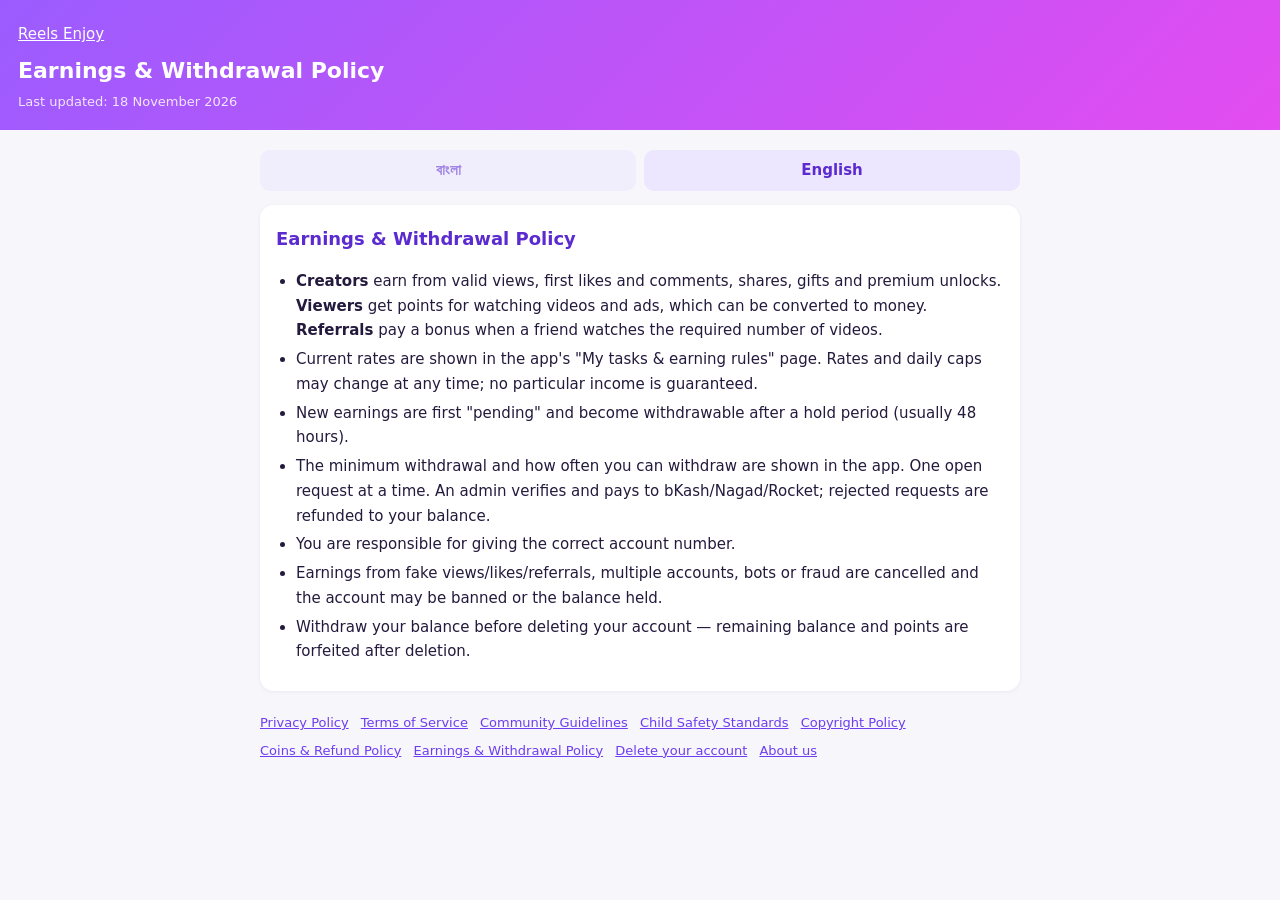
<file: policy/earnings.html>
<!doctype html><html lang="bn"><head><meta charset="utf-8"><meta name="viewport" content="width=device-width,initial-scale=1">
<title>আয় ও উইথড্র নীতি · Earnings & Withdrawal Policy — Reels Enjoy</title><style>body{margin:0;font:15px/1.65 "Hind Siliguri",system-ui,sans-serif;background:#f7f6fb;color:#241a3d}
header{background:linear-gradient(135deg,#9b5cff,#e34cf0);color:#fff;padding:22px 18px 18px}
header a{color:#fff}header h1{margin:6px 0 2px;font-size:22px}header .u{opacity:.85;font-size:13px}
main{max-width:760px;margin:0 auto;padding:6px 18px 40px}
.sw{display:flex;gap:8px;margin:14px 0}.sw a{flex:1;text-align:center;padding:8px;border-radius:10px;background:#ece6ff;color:#5b2bd0;text-decoration:none;font-weight:600}
section{background:#fff;border-radius:14px;padding:4px 16px 12px;margin-bottom:14px;box-shadow:0 1px 4px rgba(40,20,90,.06)}
h2{font-size:18px;color:#5b2bd0}h3{font-size:15.5px;margin:16px 0 6px}a{color:#6d3df0}ul,ol{padding-left:20px}li{margin:4px 0}
nav.all{font-size:13px;margin-top:18px}nav.all a{display:inline-block;margin:3px 8px 3px 0}
body.inapp header,body.inapp nav.all{display:none}</style></head>
<body><script>if(location.search.indexOf('inapp')>-1)document.body.className='inapp'</script>
<header><a href="index.html">Reels Enjoy</a><h1>আয় ও উইথড্র নীতি · Earnings & Withdrawal Policy</h1><div class="u">সর্বশেষ হালনাগাদ / Last updated: 18 November 2026</div></header>
<main><div class="sw"><a href="#bn">বাংলা</a><a href="#en">English</a></div>
<section id="bn" lang="bn"><h2>আয় ও উইথড্র নীতি</h2>
<ul>
<li><b>ক্রিয়েটর:</b> বৈধ ভিউ, প্রথম লাইক ও কমেন্ট, শেয়ার, গিফট এবং প্রিমিয়াম আনলক থেকে আয় করেন। <b>দর্শক:</b> ভিডিও দেখে ও অ্যাড দেখে পয়েন্ট পান, যা টাকায় রূপান্তর করা যায়। <b>রেফার:</b> বন্ধু নির্দিষ্ট সংখ্যক ভিডিও দেখলে বোনাস।</li>
<li>বর্তমান হার অ্যাপের "আমার টাস্ক ও আয়ের নিয়ম" পেজে দেখানো হয়। হার ও দৈনিক সীমা যেকোনো সময় বদলাতে পারে; কোনো নির্দিষ্ট আয়ের নিশ্চয়তা নেই।</li>
<li>নতুন আয় প্রথমে "পেন্ডিং" থাকে এবং কিছু সময় পর (সাধারণত ৪৮ ঘণ্টা) উইথড্রযোগ্য ব্যালেন্সে যায়।</li>
<li>উইথড্রর সর্বনিম্ন পরিমাণ ও কত দিন পরপর করা যাবে তা অ্যাপে দেখানো হয়। একসাথে একটি রিকোয়েস্ট খোলা রাখা যায়। অ্যাডমিন যাচাই করে bKash/Nagad/Rocket-এ পাঠান; বাতিল হলে টাকা ব্যালেন্সে ফেরত আসে।</li>
<li>সঠিক অ্যাকাউন্ট নম্বর দেওয়া আপনার দায়িত্ব।</li>
<li>ভুয়া ভিউ/লাইক/রেফার, একাধিক অ্যাকাউন্ট, বট বা প্রতারণায় পাওয়া আয় বাতিল হয় এবং অ্যাকাউন্ট ব্লক বা ব্যালেন্স আটকে রাখা হতে পারে।</li>
<li>অ্যাকাউন্ট ডিলিটের আগে ব্যালেন্স উইথড্র করে নিন — ডিলিটের পর অবশিষ্ট ব্যালেন্স ও পয়েন্ট বাতিল হয়।</li>
</ul></section>
<section id="en" lang="en"><h2>Earnings & Withdrawal Policy</h2>
<ul>
<li><b>Creators</b> earn from valid views, first likes and comments, shares, gifts and premium unlocks. <b>Viewers</b> get points for watching videos and ads, which can be converted to money. <b>Referrals</b> pay a bonus when a friend watches the required number of videos.</li>
<li>Current rates are shown in the app's "My tasks &amp; earning rules" page. Rates and daily caps may change at any time; no particular income is guaranteed.</li>
<li>New earnings are first "pending" and become withdrawable after a hold period (usually 48 hours).</li>
<li>The minimum withdrawal and how often you can withdraw are shown in the app. One open request at a time. An admin verifies and pays to bKash/Nagad/Rocket; rejected requests are refunded to your balance.</li>
<li>You are responsible for giving the correct account number.</li>
<li>Earnings from fake views/likes/referrals, multiple accounts, bots or fraud are cancelled and the account may be banned or the balance held.</li>
<li>Withdraw your balance before deleting your account — remaining balance and points are forfeited after deletion.</li>
</ul></section>
<nav class="all"><a href="privacy.html">গোপনীয়তা নীতি / Privacy Policy</a> <a href="terms.html">ব্যবহারের শর্তাবলি / Terms of Service</a> <a href="community.html">কমিউনিটি নির্দেশিকা / Community Guidelines</a> <a href="child-safety.html">শিশু সুরক্ষা নীতি / Child Safety Standards</a> <a href="copyright.html">কপিরাইট নীতি / Copyright Policy</a> <a href="coins.html">কয়েন ও রিফান্ড নীতি / Coins & Refund Policy</a> <a href="earnings.html">আয় ও উইথড্র নীতি / Earnings & Withdrawal Policy</a> <a href="delete-account.html">অ্যাকাউন্ট ডিলিট / Delete your account</a> <a href="about.html">আমাদের সম্পর্কে / About us</a></nav></main><script src="p.js"></script></body></html>
</file>
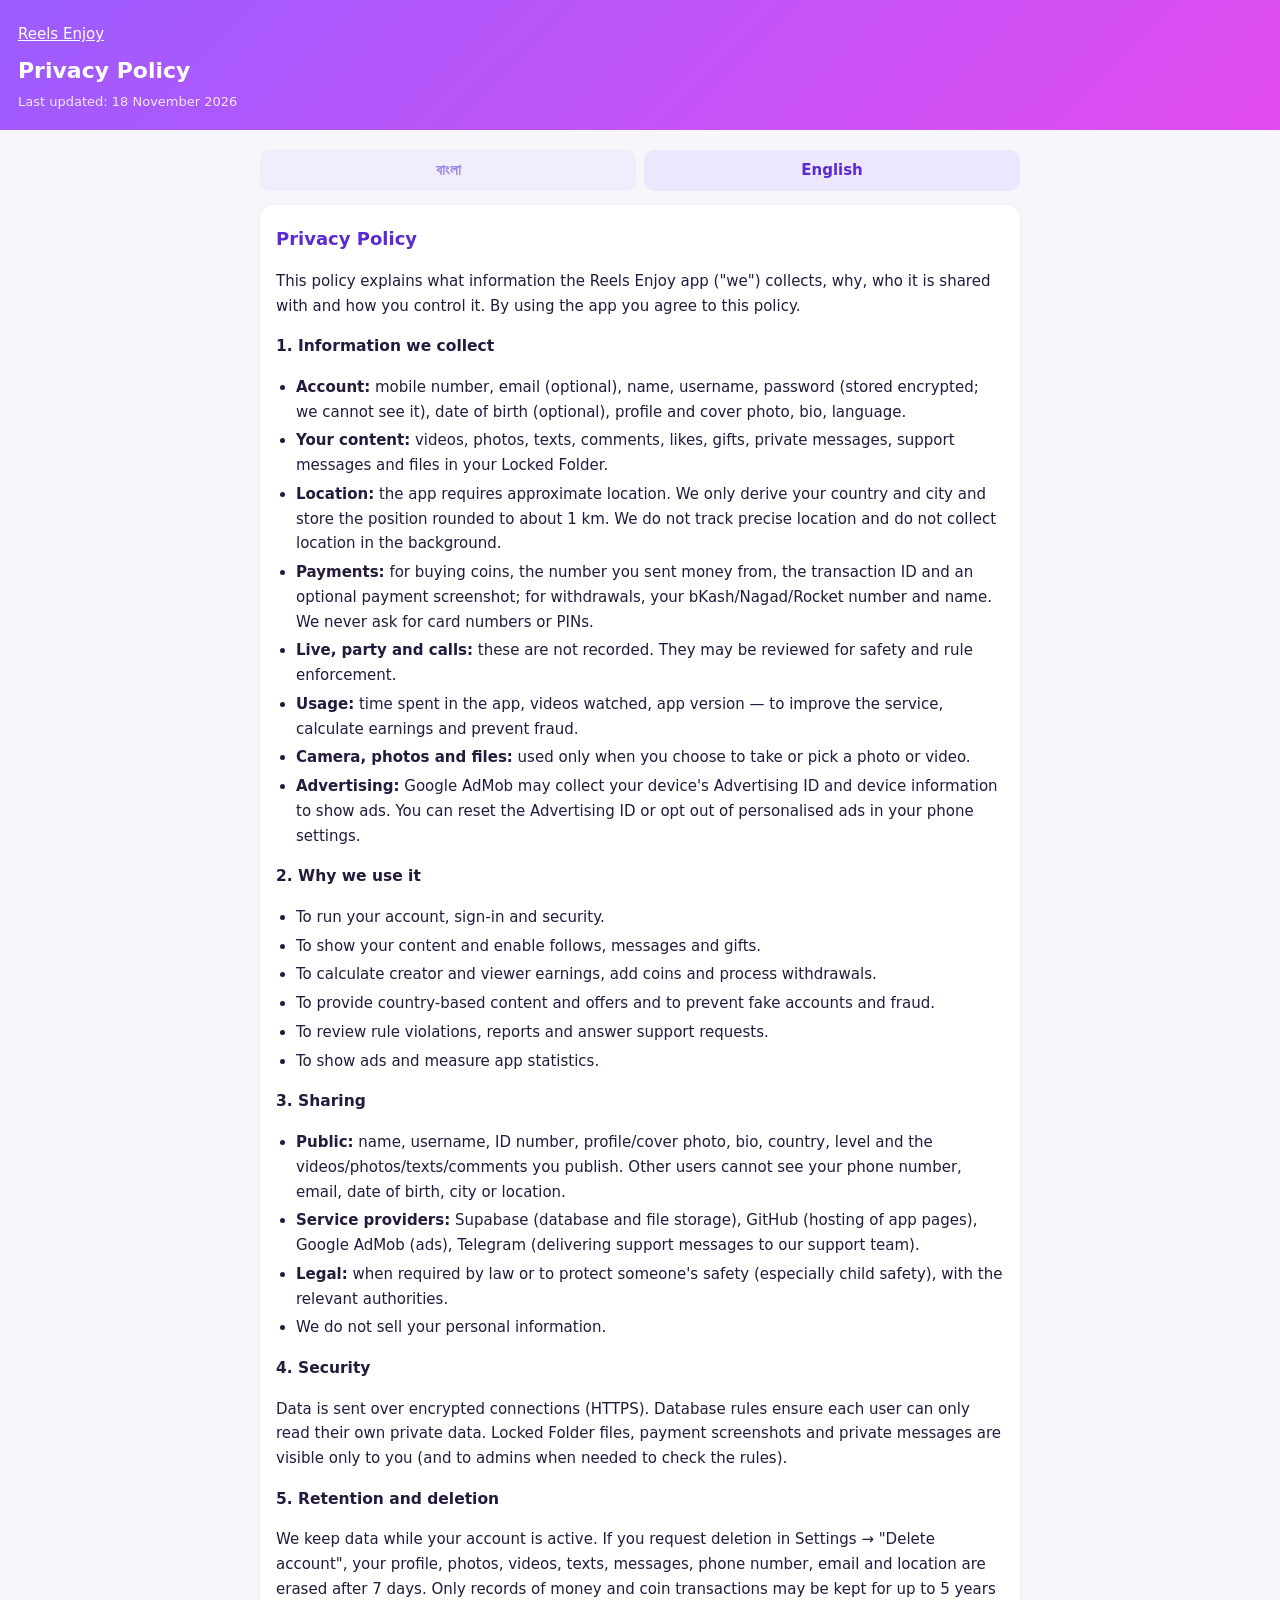
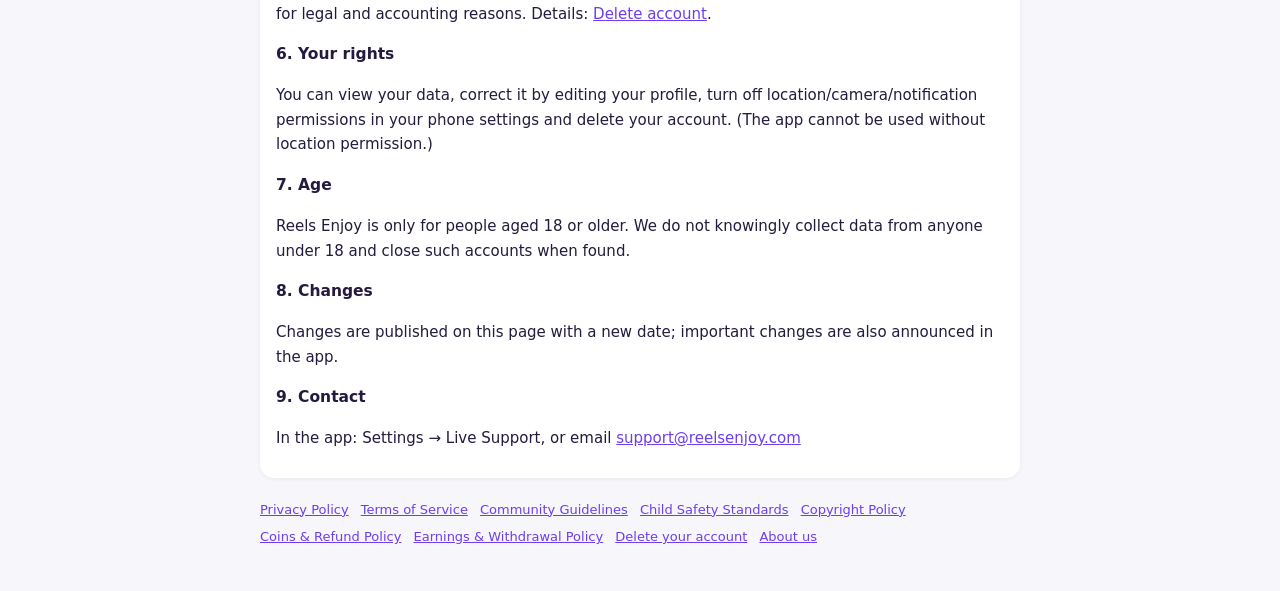
<file: policy/privacy.html>
<!doctype html><html lang="bn"><head><meta charset="utf-8"><meta name="viewport" content="width=device-width,initial-scale=1">
<title>গোপনীয়তা নীতি · Privacy Policy — Reels Enjoy</title><style>body{margin:0;font:15px/1.65 "Hind Siliguri",system-ui,sans-serif;background:#f7f6fb;color:#241a3d}
header{background:linear-gradient(135deg,#9b5cff,#e34cf0);color:#fff;padding:22px 18px 18px}
header a{color:#fff}header h1{margin:6px 0 2px;font-size:22px}header .u{opacity:.85;font-size:13px}
main{max-width:760px;margin:0 auto;padding:6px 18px 40px}
.sw{display:flex;gap:8px;margin:14px 0}.sw a{flex:1;text-align:center;padding:8px;border-radius:10px;background:#ece6ff;color:#5b2bd0;text-decoration:none;font-weight:600}
section{background:#fff;border-radius:14px;padding:4px 16px 12px;margin-bottom:14px;box-shadow:0 1px 4px rgba(40,20,90,.06)}
h2{font-size:18px;color:#5b2bd0}h3{font-size:15.5px;margin:16px 0 6px}a{color:#6d3df0}ul,ol{padding-left:20px}li{margin:4px 0}
nav.all{font-size:13px;margin-top:18px}nav.all a{display:inline-block;margin:3px 8px 3px 0}
body.inapp header,body.inapp nav.all{display:none}</style></head>
<body><script>if(location.search.indexOf('inapp')>-1)document.body.className='inapp'</script>
<header><a href="index.html">Reels Enjoy</a><h1>গোপনীয়তা নীতি · Privacy Policy</h1><div class="u">সর্বশেষ হালনাগাদ / Last updated: 18 November 2026</div></header>
<main><div class="sw"><a href="#bn">বাংলা</a><a href="#en">English</a></div>
<section id="bn" lang="bn"><h2>গোপনীয়তা নীতি</h2>
<p>এই নীতিতে বলা আছে Reels Enjoy অ্যাপ ("আমরা") আপনার কোন তথ্য নেয়, কেন নেয়, কার সাথে শেয়ার হয় এবং আপনি কীভাবে তা নিয়ন্ত্রণ করতে পারেন। অ্যাপ ব্যবহার করলে আপনি এই নীতিতে সম্মত হচ্ছেন।</p>
<h3>১. আমরা যে তথ্য নিই</h3>
<ul>
<li><b>অ্যাকাউন্ট:</b> মোবাইল নম্বর, ইমেইল (ঐচ্ছিক), নাম, ইউজারনেম, পাসওয়ার্ড (এনক্রিপ্ট করে রাখা হয়, আমরা দেখতে পাই না), জন্মতারিখ (ঐচ্ছিক), প্রোফাইল ও কভার ছবি, বায়ো, ভাষা।</li>
<li><b>আপনার কনটেন্ট:</b> ভিডিও, ছবি, লেখা, কমেন্ট, লাইক, গিফট, ব্যক্তিগত মেসেজ, সাপোর্টে পাঠানো মেসেজ এবং লক ফোল্ডারের ফাইল।</li>
<li><b>লোকেশন:</b> অ্যাপ চালাতে আনুমানিক লোকেশন (approximate location) লাগে। এ থেকে শুধু দেশ ও শহর বের করা হয় এবং প্রায় ১ কিলোমিটার পর্যন্ত গোল করে রাখা হয়। আমরা সঠিক ঠিকানা বা GPS ট্র্যাকিং করি না, ব্যাকগ্রাউন্ডে লোকেশন নিই না।</li>
<li><b>পেমেন্ট:</b> কয়েন কিনতে যে নম্বর থেকে টাকা পাঠান, TrxID ও পেমেন্টের স্ক্রিনশট (ঐচ্ছিক); উইথড্রর জন্য আপনার bKash/Nagad/Rocket নম্বর ও নাম। আমরা কার্ড বা পিন নম্বর কখনো চাই না।</li>
<li><b>লাইভ, পার্টি ও কল:</b> এগুলো রেকর্ড করা হয় না। নিরাপত্তা ও নিয়ম রক্ষার জন্য এগুলো পর্যালোচনা করা হতে পারে।</li>
<li><b>ব্যবহারের তথ্য:</b> অ্যাপে কত সময় কাটান, কোন ভিডিও দেখেন, অ্যাপ ভার্সন — সেবা উন্নত করা, আয় হিসাব ও প্রতারণা ঠেকানোর জন্য।</li>
<li><b>ক্যামেরা, ছবি ও ফাইল:</b> শুধু আপনি যখন নিজে ছবি/ভিডিও তোলেন বা বেছে নেন তখনই ব্যবহার হয়।</li>
<li><b>বিজ্ঞাপন:</b> Google AdMob বিজ্ঞাপন দেখাতে ডিভাইসের Advertising ID ও কিছু ডিভাইস তথ্য নিতে পারে। ফোনের সেটিংস থেকে আপনি বিজ্ঞাপনের আইডি রিসেট বা ব্যক্তিগতকৃত বিজ্ঞাপন বন্ধ করতে পারেন।</li>
</ul>
<h3>২. কেন ব্যবহার করি</h3>
<ul><li>অ্যাকাউন্ট চালানো, লগইন ও নিরাপত্তা।</li><li>আপনার কনটেন্ট দেখানো, ফলো, মেসেজ ও গিফট।</li><li>ক্রিয়েটর ও দর্শকের আয় হিসাব, কয়েন যোগ ও উইথড্র।</li><li>দেশভিত্তিক কনটেন্ট ও অফার, ভুয়া অ্যাকাউন্ট ও প্রতারণা রোধ।</li><li>নিয়ম ভঙ্গ যাচাই, রিপোর্ট ও সাপোর্টের উত্তর।</li><li>বিজ্ঞাপন দেখানো ও অ্যাপের পরিসংখ্যান।</li></ul>
<h3>৩. কার সাথে শেয়ার হয়</h3>
<ul>
<li><b>সবাই যা দেখে:</b> নাম, ইউজারনেম, ID নম্বর, প্রোফাইল/কভার ছবি, বায়ো, দেশ, লেভেল এবং আপনার প্রকাশিত ভিডিও/ছবি/লেখা/কমেন্ট। আপনার ফোন নম্বর, ইমেইল, জন্মতারিখ, শহর বা লোকেশন অন্য ইউজার দেখতে পায় না।</li>
<li><b>সেবাদাতা:</b> Supabase (ডেটাবেস ও ফাইল রাখা), GitHub (অ্যাপের পেজ হোস্টিং), Google AdMob (বিজ্ঞাপন), Telegram (সাপোর্ট মেসেজ আমাদের সাপোর্ট টিমের কাছে পৌঁছাতে)।</li>
<li><b>আইন:</b> আইন অনুযায়ী প্রয়োজন হলে, বা কারো নিরাপত্তা রক্ষায় (বিশেষ করে শিশু সুরক্ষা) সংশ্লিষ্ট কর্তৃপক্ষকে।</li>
<li>আমরা আপনার ব্যক্তিগত তথ্য কারো কাছে বিক্রি করি না।</li>
</ul>
<h3>৪. নিরাপত্তা</h3><p>তথ্য এনক্রিপ্টেড সংযোগে (HTTPS) পাঠানো হয়। প্রতিটি টেবিলে এমন নিয়ম আছে যাতে প্রত্যেকে শুধু নিজের ব্যক্তিগত তথ্য দেখতে পারে। লক ফোল্ডার, পেমেন্টের স্ক্রিনশট ও ব্যক্তিগত মেসেজ শুধু আপনি (এবং নিয়ম যাচাইয়ের প্রয়োজনে অ্যাডমিন) দেখতে পারেন।</p>
<h3>৫. কতদিন রাখি ও ডিলিট</h3><p>অ্যাকাউন্ট চালু থাকা পর্যন্ত তথ্য রাখা হয়। অ্যাপের সেটিংস → "অ্যাকাউন্ট ডিলিট" থেকে আবেদন করলে ৭ দিন পর আপনার প্রোফাইল, ছবি, ভিডিও, লেখা, মেসেজ, ফোন নম্বর, ইমেইল ও লোকেশন মুছে ফেলা হয়। শুধু টাকা-কয়েনের লেনদেনের হিসাব আইন ও হিসাবরক্ষার প্রয়োজনে সর্বোচ্চ ৫ বছর রাখা হতে পারে। বিস্তারিত: <a href="delete-account.html">অ্যাকাউন্ট ডিলিট</a>।</p>
<h3>৬. আপনার অধিকার</h3><p>আপনি নিজের তথ্য দেখতে, প্রোফাইল এডিট করে সংশোধন করতে, লোকেশন/ক্যামেরা/নোটিফিকেশন অনুমতি ফোনের সেটিংস থেকে বন্ধ করতে এবং অ্যাকাউন্ট ডিলিট করতে পারেন। (লোকেশন অনুমতি বন্ধ করলে অ্যাপ ব্যবহার করা যাবে না।)</p>
<h3>৭. বয়স</h3><p>Reels Enjoy শুধু ১৮ বছর বা তার বেশি বয়সীদের জন্য। আমরা জেনেশুনে ১৮ বছরের কম কারো তথ্য নিই না; এমন অ্যাকাউন্ট পেলে বন্ধ করে দেওয়া হয়।</p>
<h3>৮. পরিবর্তন</h3><p>নীতি বদলালে এই পেজে তারিখসহ জানানো হবে এবং বড় পরিবর্তন হলে অ্যাপে নোটিশ দেওয়া হবে।</p>
<h3>৯. যোগাযোগ</h3><p>অ্যাপের সেটিংস → লাইভ সাপোর্ট, অথবা ইমেইল: <a href="mailto:support@reelsenjoy.com">support@reelsenjoy.com</a></p></section>
<section id="en" lang="en"><h2>Privacy Policy</h2>
<p>This policy explains what information the Reels Enjoy app ("we") collects, why, who it is shared with and how you control it. By using the app you agree to this policy.</p>
<h3>1. Information we collect</h3>
<ul>
<li><b>Account:</b> mobile number, email (optional), name, username, password (stored encrypted; we cannot see it), date of birth (optional), profile and cover photo, bio, language.</li>
<li><b>Your content:</b> videos, photos, texts, comments, likes, gifts, private messages, support messages and files in your Locked Folder.</li>
<li><b>Location:</b> the app requires approximate location. We only derive your country and city and store the position rounded to about 1 km. We do not track precise location and do not collect location in the background.</li>
<li><b>Payments:</b> for buying coins, the number you sent money from, the transaction ID and an optional payment screenshot; for withdrawals, your bKash/Nagad/Rocket number and name. We never ask for card numbers or PINs.</li>
<li><b>Live, party and calls:</b> these are not recorded. They may be reviewed for safety and rule enforcement.</li>
<li><b>Usage:</b> time spent in the app, videos watched, app version — to improve the service, calculate earnings and prevent fraud.</li>
<li><b>Camera, photos and files:</b> used only when you choose to take or pick a photo or video.</li>
<li><b>Advertising:</b> Google AdMob may collect your device's Advertising ID and device information to show ads. You can reset the Advertising ID or opt out of personalised ads in your phone settings.</li>
</ul>
<h3>2. Why we use it</h3>
<ul><li>To run your account, sign-in and security.</li><li>To show your content and enable follows, messages and gifts.</li><li>To calculate creator and viewer earnings, add coins and process withdrawals.</li><li>To provide country-based content and offers and to prevent fake accounts and fraud.</li><li>To review rule violations, reports and answer support requests.</li><li>To show ads and measure app statistics.</li></ul>
<h3>3. Sharing</h3>
<ul>
<li><b>Public:</b> name, username, ID number, profile/cover photo, bio, country, level and the videos/photos/texts/comments you publish. Other users cannot see your phone number, email, date of birth, city or location.</li>
<li><b>Service providers:</b> Supabase (database and file storage), GitHub (hosting of app pages), Google AdMob (ads), Telegram (delivering support messages to our support team).</li>
<li><b>Legal:</b> when required by law or to protect someone's safety (especially child safety), with the relevant authorities.</li>
<li>We do not sell your personal information.</li>
</ul>
<h3>4. Security</h3><p>Data is sent over encrypted connections (HTTPS). Database rules ensure each user can only read their own private data. Locked Folder files, payment screenshots and private messages are visible only to you (and to admins when needed to check the rules).</p>
<h3>5. Retention and deletion</h3><p>We keep data while your account is active. If you request deletion in Settings → "Delete account", your profile, photos, videos, texts, messages, phone number, email and location are erased after 7 days. Only records of money and coin transactions may be kept for up to 5 years for legal and accounting reasons. Details: <a href="delete-account.html">Delete account</a>.</p>
<h3>6. Your rights</h3><p>You can view your data, correct it by editing your profile, turn off location/camera/notification permissions in your phone settings and delete your account. (The app cannot be used without location permission.)</p>
<h3>7. Age</h3><p>Reels Enjoy is only for people aged 18 or older. We do not knowingly collect data from anyone under 18 and close such accounts when found.</p>
<h3>8. Changes</h3><p>Changes are published on this page with a new date; important changes are also announced in the app.</p>
<h3>9. Contact</h3><p>In the app: Settings → Live Support, or email <a href="mailto:support@reelsenjoy.com">support@reelsenjoy.com</a></p></section>
<nav class="all"><a href="privacy.html">গোপনীয়তা নীতি / Privacy Policy</a> <a href="terms.html">ব্যবহারের শর্তাবলি / Terms of Service</a> <a href="community.html">কমিউনিটি নির্দেশিকা / Community Guidelines</a> <a href="child-safety.html">শিশু সুরক্ষা নীতি / Child Safety Standards</a> <a href="copyright.html">কপিরাইট নীতি / Copyright Policy</a> <a href="coins.html">কয়েন ও রিফান্ড নীতি / Coins & Refund Policy</a> <a href="earnings.html">আয় ও উইথড্র নীতি / Earnings & Withdrawal Policy</a> <a href="delete-account.html">অ্যাকাউন্ট ডিলিট / Delete your account</a> <a href="about.html">আমাদের সম্পর্কে / About us</a></nav></main><script src="p.js"></script></body></html>
</file>
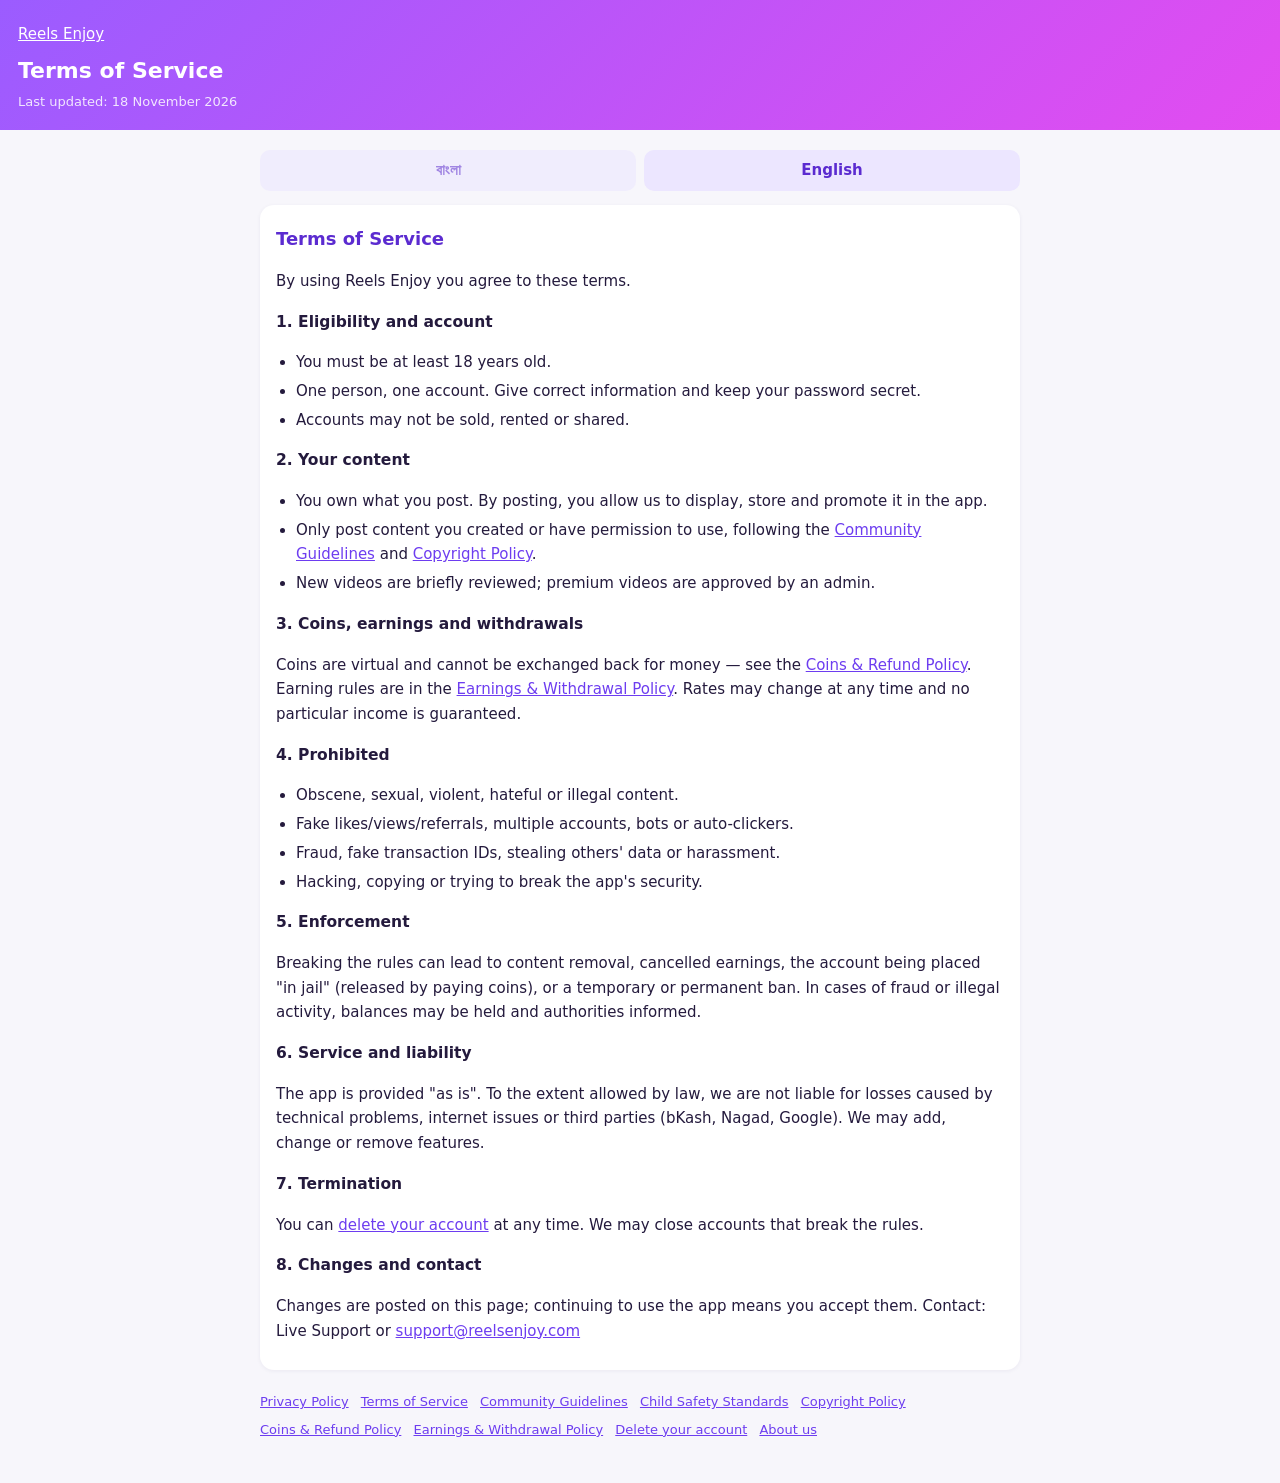
<file: policy/terms.html>
<!doctype html><html lang="bn"><head><meta charset="utf-8"><meta name="viewport" content="width=device-width,initial-scale=1">
<title>ব্যবহারের শর্তাবলি · Terms of Service — Reels Enjoy</title><style>body{margin:0;font:15px/1.65 "Hind Siliguri",system-ui,sans-serif;background:#f7f6fb;color:#241a3d}
header{background:linear-gradient(135deg,#9b5cff,#e34cf0);color:#fff;padding:22px 18px 18px}
header a{color:#fff}header h1{margin:6px 0 2px;font-size:22px}header .u{opacity:.85;font-size:13px}
main{max-width:760px;margin:0 auto;padding:6px 18px 40px}
.sw{display:flex;gap:8px;margin:14px 0}.sw a{flex:1;text-align:center;padding:8px;border-radius:10px;background:#ece6ff;color:#5b2bd0;text-decoration:none;font-weight:600}
section{background:#fff;border-radius:14px;padding:4px 16px 12px;margin-bottom:14px;box-shadow:0 1px 4px rgba(40,20,90,.06)}
h2{font-size:18px;color:#5b2bd0}h3{font-size:15.5px;margin:16px 0 6px}a{color:#6d3df0}ul,ol{padding-left:20px}li{margin:4px 0}
nav.all{font-size:13px;margin-top:18px}nav.all a{display:inline-block;margin:3px 8px 3px 0}
body.inapp header,body.inapp nav.all{display:none}</style></head>
<body><script>if(location.search.indexOf('inapp')>-1)document.body.className='inapp'</script>
<header><a href="index.html">Reels Enjoy</a><h1>ব্যবহারের শর্তাবলি · Terms of Service</h1><div class="u">সর্বশেষ হালনাগাদ / Last updated: 18 November 2026</div></header>
<main><div class="sw"><a href="#bn">বাংলা</a><a href="#en">English</a></div>
<section id="bn" lang="bn"><h2>ব্যবহারের শর্তাবলি</h2>
<p>Reels Enjoy ব্যবহার করলে আপনি এই শর্তগুলো মেনে নিচ্ছেন।</p>
<h3>১. যোগ্যতা ও অ্যাকাউন্ট</h3><ul><li>বয়স কমপক্ষে ১৮ বছর হতে হবে।</li><li>একজন ব্যক্তি একটি অ্যাকাউন্ট রাখবেন। সঠিক তথ্য দিন এবং পাসওয়ার্ড গোপন রাখুন।</li><li>অ্যাকাউন্ট বিক্রি, ভাড়া বা অন্যকে দেওয়া যাবে না।</li></ul>
<h3>২. আপনার কনটেন্ট</h3><ul><li>আপনি যা পোস্ট করেন তার মালিক আপনি। পোস্ট করে আপনি আমাদের সেটি অ্যাপে দেখানো, সংরক্ষণ ও প্রচারের অনুমতি দিচ্ছেন।</li><li>শুধু নিজের বানানো বা অনুমতি আছে এমন কনটেন্ট দিন। <a href="community.html">কমিউনিটি নির্দেশিকা</a> ও <a href="copyright.html">কপিরাইট নীতি</a> মানতে হবে।</li><li>নতুন ভিডিও অল্প সময় পর্যালোচনায় থাকে; প্রিমিয়াম ভিডিও অ্যাডমিন দেখে অনুমোদন দেন।</li></ul>
<h3>৩. কয়েন, আয় ও উইথড্র</h3><p>কয়েন ভার্চুয়াল মুদ্রা, টাকায় ফেরত নেওয়া যায় না — বিস্তারিত <a href="coins.html">কয়েন ও রিফান্ড নীতি</a>। ক্রিয়েটর ও দর্শকের আয়ের নিয়ম <a href="earnings.html">আয় ও উইথড্র নীতি</a>-তে আছে। আয়ের হার আমরা যেকোনো সময় বদলাতে পারি এবং কোনো নির্দিষ্ট আয়ের নিশ্চয়তা দেওয়া হয় না।</p>
<h3>৪. যা নিষিদ্ধ</h3><ul><li>অশ্লীল, যৌন, সহিংস, ঘৃণাপূর্ণ বা অবৈধ কনটেন্ট।</li><li>ভুয়া লাইক/ভিউ/রেফার, একাধিক অ্যাকাউন্ট, বট বা অটো-ক্লিক।</li><li>প্রতারণা, ভুয়া TrxID, অন্যের তথ্য চুরি বা হয়রানি।</li><li>অ্যাপ হ্যাক, কপি বা নিরাপত্তা ভাঙার চেষ্টা।</li></ul>
<h3>৫. ব্যবস্থা</h3><p>নিয়ম ভাঙলে কনটেন্ট মুছে ফেলা, আয় বাতিল, অ্যাকাউন্ট "জেলে" রাখা (কয়েন দিয়ে মুক্ত হওয়া যায়), সাময়িক বা স্থায়ী ব্লক করা হতে পারে। প্রতারণা বা অবৈধ কাজের ক্ষেত্রে ব্যালেন্স আটকে রাখা ও কর্তৃপক্ষকে জানানো হতে পারে।</p>
<h3>৬. সেবা ও দায়</h3><p>অ্যাপ "যেমন আছে" ভিত্তিতে দেওয়া হয়। কারিগরি সমস্যা, ইন্টারনেট বা তৃতীয় পক্ষের (bKash, Nagad, Google) কারণে ক্ষতির দায় আইনের অনুমোদিত সীমা পর্যন্ত সীমিত। আমরা ফিচার যোগ, বদল বা বন্ধ করতে পারি।</p>
<h3>৭. অ্যাকাউন্ট বন্ধ</h3><p>আপনি যেকোনো সময় <a href="delete-account.html">অ্যাকাউন্ট ডিলিট</a> করতে পারেন। নিয়ম ভঙ্গের জন্য আমরা অ্যাকাউন্ট বন্ধ করতে পারি।</p>
<h3>৮. পরিবর্তন ও যোগাযোগ</h3><p>শর্ত বদলালে এই পেজে জানানো হবে; বদলের পর ব্যবহার চালিয়ে গেলে নতুন শর্তে সম্মত বলে ধরা হবে। যোগাযোগ: লাইভ সাপোর্ট বা <a href="mailto:support@reelsenjoy.com">support@reelsenjoy.com</a></p></section>
<section id="en" lang="en"><h2>Terms of Service</h2>
<p>By using Reels Enjoy you agree to these terms.</p>
<h3>1. Eligibility and account</h3><ul><li>You must be at least 18 years old.</li><li>One person, one account. Give correct information and keep your password secret.</li><li>Accounts may not be sold, rented or shared.</li></ul>
<h3>2. Your content</h3><ul><li>You own what you post. By posting, you allow us to display, store and promote it in the app.</li><li>Only post content you created or have permission to use, following the <a href="community.html">Community Guidelines</a> and <a href="copyright.html">Copyright Policy</a>.</li><li>New videos are briefly reviewed; premium videos are approved by an admin.</li></ul>
<h3>3. Coins, earnings and withdrawals</h3><p>Coins are virtual and cannot be exchanged back for money — see the <a href="coins.html">Coins &amp; Refund Policy</a>. Earning rules are in the <a href="earnings.html">Earnings &amp; Withdrawal Policy</a>. Rates may change at any time and no particular income is guaranteed.</p>
<h3>4. Prohibited</h3><ul><li>Obscene, sexual, violent, hateful or illegal content.</li><li>Fake likes/views/referrals, multiple accounts, bots or auto-clickers.</li><li>Fraud, fake transaction IDs, stealing others' data or harassment.</li><li>Hacking, copying or trying to break the app's security.</li></ul>
<h3>5. Enforcement</h3><p>Breaking the rules can lead to content removal, cancelled earnings, the account being placed "in jail" (released by paying coins), or a temporary or permanent ban. In cases of fraud or illegal activity, balances may be held and authorities informed.</p>
<h3>6. Service and liability</h3><p>The app is provided "as is". To the extent allowed by law, we are not liable for losses caused by technical problems, internet issues or third parties (bKash, Nagad, Google). We may add, change or remove features.</p>
<h3>7. Termination</h3><p>You can <a href="delete-account.html">delete your account</a> at any time. We may close accounts that break the rules.</p>
<h3>8. Changes and contact</h3><p>Changes are posted on this page; continuing to use the app means you accept them. Contact: Live Support or <a href="mailto:support@reelsenjoy.com">support@reelsenjoy.com</a></p></section>
<nav class="all"><a href="privacy.html">গোপনীয়তা নীতি / Privacy Policy</a> <a href="terms.html">ব্যবহারের শর্তাবলি / Terms of Service</a> <a href="community.html">কমিউনিটি নির্দেশিকা / Community Guidelines</a> <a href="child-safety.html">শিশু সুরক্ষা নীতি / Child Safety Standards</a> <a href="copyright.html">কপিরাইট নীতি / Copyright Policy</a> <a href="coins.html">কয়েন ও রিফান্ড নীতি / Coins & Refund Policy</a> <a href="earnings.html">আয় ও উইথড্র নীতি / Earnings & Withdrawal Policy</a> <a href="delete-account.html">অ্যাকাউন্ট ডিলিট / Delete your account</a> <a href="about.html">আমাদের সম্পর্কে / About us</a></nav></main><script src="p.js"></script></body></html>
</file>
<file: site/site.css>
:root { --ink: #1d1236; --muted: #6b6290; --bg: #faf8ff; --card: #fff; --line: #ebe6f8; --p1: #7c3aed; --p2: #e34cf0; --gold: #f59e0b; --good: #16a34a; }
* { box-sizing: border-box; }
html { scroll-behavior: smooth; scroll-padding-top: 70px; }
body { margin: 0; font: 500 16.5px/1.7 "Inter", "Noto Sans Bengali", system-ui, sans-serif; color: var(--ink); background: var(--bg); }
a { color: var(--p1); }
img { max-width: 100%; }
.hidden { display: none !important; }
.in { max-width: 1080px; margin: 0 auto; padding: 0 20px; }
.center { text-align: center; justify-content: center; }
.note { color: var(--muted); font-size: 14px; }

/* nav */
.nav { position: sticky; top: 0; z-index: 10; display: flex; align-items: center; gap: 14px; padding: 10px 20px; background: rgba(255,255,255,.88); backdrop-filter: blur(10px); border-bottom: 1px solid var(--line); }
.brand { display: flex; align-items: center; gap: 9px; text-decoration: none; color: var(--ink); font-weight: 700; font-size: 19px; }
.brand img { width: 34px; height: 34px; border-radius: 10px; }
.links { display: flex; gap: 18px; margin-left: auto; }
.links a { color: var(--ink); text-decoration: none; font-weight: 500; font-size: 15px; }
.links a:hover { color: var(--p1); }
.lang { border: 1px solid var(--line); background: #fff; border-radius: 99px; padding: 4px 12px; font: inherit; font-weight: 600; cursor: pointer; color: var(--p1); }
@media (max-width: 860px) { .links { display: none; } .lang { margin-left: auto; } }

/* buttons */
.btn { display: inline-flex; align-items: center; gap: 10px; text-decoration: none; color: #fff; background: linear-gradient(135deg, var(--p1), var(--p2)); border-radius: 14px; padding: 10px 18px; font-weight: 700; box-shadow: 0 8px 20px rgba(124,58,237,.28); border: 0; }
.btn.small { padding: 7px 14px; font-size: 14px; border-radius: 99px; }
.btn.big { padding: 12px 20px; }
.btn.big > span:first-child { font-size: 24px; }
.btn.big b { display: block; font-size: 17px; line-height: 1.2; }
.btn.big small { display: block; font-weight: 500; font-size: 12.5px; opacity: .9; }
.btn.ghost { background: #fff; color: var(--ink); border: 1px solid var(--line); box-shadow: 0 4px 14px rgba(40,20,90,.06); }
.btn.play { opacity: .75; cursor: default; }

/* hero */
.hero { background: radial-gradient(circle at 85% 10%, rgba(227,76,240,.25), transparent 40%), radial-gradient(circle at 10% 90%, rgba(245,158,11,.18), transparent 45%), linear-gradient(180deg, #efe9ff, var(--bg)); overflow: hidden; }
.hero-in { max-width: 1080px; margin: 0 auto; padding: 48px 20px 40px; display: grid; grid-template-columns: 1.15fr .85fr; gap: 30px; align-items: center; }
.tag { display: inline-block; background: #fff; border: 1px solid var(--line); border-radius: 99px; padding: 3px 12px; font-size: 13.5px; font-weight: 600; color: var(--p1); }
.hero h1 { font-size: clamp(30px, 5vw, 48px); line-height: 1.15; margin: 14px 0 12px; letter-spacing: -.5px; }
.lead { font-size: 18px; color: #423863; margin: 0 0 22px; }
.cta { display: flex; flex-wrap: wrap; gap: 12px; }
.ticks { display: flex; flex-wrap: wrap; gap: 8px 16px; margin-top: 18px; font-size: 14.5px; color: #423863; }
.phone { position: relative; justify-self: center; width: min(300px, 80vw); border-radius: 36px; padding: 10px; background: #1d1236; box-shadow: 0 30px 60px rgba(60,20,140,.35); }
.phone img, .phone video { display: block; border-radius: 28px; width: 100%; aspect-ratio: 432 / 936; object-fit: cover; background: #efe9ff; }
.phone .cap { position: absolute; bottom: -30px; left: 0; right: 0; text-align: center; font-size: 12.5px; color: var(--muted); }
@media (max-width: 760px) { .hero-in { grid-template-columns: 1fr; padding-top: 30px; } .phone { width: 230px; margin-bottom: 30px; } }

/* sections */
.sec { padding: 56px 0; }
.sec.alt { background: #f2eefc; }
.sec h2 { font-size: clamp(25px, 3.6vw, 34px); margin: 0 0 6px; text-align: center; }
.sec .sub { text-align: center; color: var(--muted); margin: 0 auto 26px; max-width: 640px; }
.sec h2 + .grid, .sec h2 + .two, .sec h2 + .steps, .sec h2 + .faq, .sec h2 + .winners { margin-top: 26px; }
.loading { text-align: center; color: var(--muted); padding: 20px; }
.card { background: var(--card); border: 1px solid var(--line); border-radius: 18px; padding: 18px 20px; box-shadow: 0 4px 18px rgba(40,20,90,.05); }
.card h3 { margin: 0 0 8px; font-size: 19px; }
.two { display: grid; grid-template-columns: 1fr 1fr; gap: 18px; margin-top: 22px; }
@media (max-width: 760px) { .two { grid-template-columns: 1fr; } }

/* offers */
.offers { display: grid; gap: 16px; }
.season { color: #fff; border-radius: 24px; padding: 24px; background: radial-gradient(circle at 90% 0, rgba(255,215,0,.5), transparent 45%), linear-gradient(140deg, #6d28d9, #c026d3 60%, #f59e0b); box-shadow: 0 16px 40px rgba(124,58,237,.3); display: grid; grid-template-columns: 1.2fr 1fr; gap: 20px; }
.season h3 { margin: 0; font-size: 26px; line-height: 1.25; }
.season .clock { display: inline-block; background: rgba(0,0,0,.22); border-radius: 99px; padding: 4px 14px; margin: 10px 0; font-weight: 600; }
.season .total { font-size: 15px; opacity: .95; } .season .total b { display: block; font-size: 38px; line-height: 1.1; color: #fff7c2; }
.season .prizes { display: flex; flex-wrap: wrap; gap: 6px; margin-top: 12px; }
.season .prizes span { background: rgba(255,255,255,.2); border-radius: 99px; padding: 2px 11px; font-size: 14px; font-weight: 700; }
.season .prizes span.t { background: #fff; color: #6d28d9; }
.season .how { background: rgba(255,255,255,.14); border-radius: 18px; padding: 14px 16px; font-size: 14.5px; }
.season .how b { display: block; margin-bottom: 4px; }
.season .how ul { margin: 0; padding-left: 18px; }
.season .top5 { margin-top: 10px; display: grid; gap: 6px; }
.season .top5 div { display: flex; align-items: center; gap: 8px; background: rgba(255,255,255,.14); border-radius: 12px; padding: 5px 10px; font-size: 14px; }
.season .top5 em { font-style: normal; margin-left: auto; font-weight: 700; }
@media (max-width: 760px) { .season { grid-template-columns: 1fr; padding: 20px; } }
.ocards { display: grid; grid-template-columns: repeat(auto-fit, minmax(240px, 1fr)); gap: 14px; }
.oc { background: #fff; border: 1px solid var(--line); border-radius: 18px; padding: 16px 18px; box-shadow: 0 4px 16px rgba(40,20,90,.05); position: relative; overflow: hidden; }
.oc .ic { font-size: 30px; line-height: 1; }
.oc b { display: block; font-size: 17.5px; margin: 6px 0 2px; }
.oc .big { font-size: 28px; font-weight: 800; color: var(--p1); line-height: 1.2; }
.oc p { margin: 4px 0 0; color: #4a4068; font-size: 14.5px; white-space: pre-line; }
.oc img { width: calc(100% + 36px); margin: -16px -18px 10px; display: block; max-height: 200px; object-fit: cover; }
.oc .when { font-size: 12.5px; color: var(--muted); margin-top: 6px; }
.oc .badge { position: absolute; top: 12px; right: 12px; background: #fef3c7; color: #b45309; border-radius: 99px; padding: 1px 9px; font-size: 12px; font-weight: 700; }

/* stats */
.stats { padding: 26px 0; }
.stats .in { display: grid; grid-template-columns: repeat(auto-fit, minmax(170px, 1fr)); gap: 14px; }
.stats .s { background: #fff; border: 1px solid var(--line); border-radius: 18px; padding: 16px; text-align: center; }
.stats .s b { display: block; font-size: 30px; color: var(--p1); }
.stats .s span { color: var(--muted); font-size: 14px; }

/* features */
.grid.feats { display: grid; grid-template-columns: repeat(auto-fit, minmax(240px, 1fr)); gap: 14px; }
.f { background: #fff; border: 1px solid var(--line); border-radius: 18px; padding: 18px; }
.f i { font-style: normal; font-size: 30px; }
.f b { display: block; font-size: 17px; margin: 4px 0 2px; }
.f p { margin: 0; color: #4a4068; font-size: 14.5px; }
.shots { display: flex; gap: 16px; overflow-x: auto; padding: 30px 4px 10px; scroll-snap-type: x mandatory; }
.shots figure { margin: 0; flex: none; width: 200px; scroll-snap-align: center; text-align: center; }
.shots img { width: 200px; border-radius: 22px; border: 6px solid #1d1236; box-shadow: 0 10px 24px rgba(40,20,90,.18); }
.shots figcaption { font-weight: 600; margin-top: 6px; }

/* earn & rules */
.rules-grid { display: grid; grid-template-columns: repeat(auto-fit, minmax(250px, 1fr)); gap: 12px; }
.r { background: #fff; border: 1px solid var(--line); border-radius: 16px; padding: 14px 16px; display: flex; gap: 12px; align-items: flex-start; }
.r i { font-style: normal; font-size: 26px; line-height: 1.2; }
.r div { flex: 1; }
.r b { display: block; font-size: 15.5px; }
.r .v { font-size: 20px; font-weight: 800; color: var(--good); }
.r .soon { display: inline-block; font-size: 13px; font-weight: 700; color: #7c3aed; background: #f1e9ff; border: 1px dashed #c4b5fd; border-radius: 99px; padding: 0 10px; margin-top: 2px; }
.r small { display: block; color: var(--muted); font-size: 13px; }
.warn { background: #fff7ed; border: 1px solid #fed7aa; color: #9a3412; border-radius: 14px; padding: 12px 16px; font-size: 14.5px; margin-top: 18px; }
.checks { list-style: none; padding: 0; margin: 8px 0; }
.checks li { padding: 5px 0 5px 28px; position: relative; font-size: 15px; }
.checks li::before { content: "✅"; position: absolute; left: 0; }
.checks li.no::before { content: "❌"; }

/* winners */
.winners { display: grid; grid-template-columns: repeat(auto-fit, minmax(230px, 1fr)); gap: 12px; }
.w { background: #fff; border: 1px solid var(--line); border-radius: 16px; padding: 12px 14px; display: flex; gap: 10px; align-items: center; }
.w .rk { font-size: 24px; }
.w .av { width: 42px; height: 42px; border-radius: 50%; background: #efe9ff; display: grid; place-items: center; font-weight: 700; overflow: hidden; flex: none; }
.w .av img { width: 100%; height: 100%; object-fit: cover; }
.w small { display: block; color: var(--muted); font-size: 12.5px; }
.w em { font-style: normal; margin-left: auto; font-weight: 800; color: var(--good); }

/* steps */
.steps { display: grid; grid-template-columns: repeat(3, 1fr); gap: 14px; margin-bottom: 22px; }
.st { background: #fff; border: 1px solid var(--line); border-radius: 18px; padding: 18px; position: relative; }
.st span { width: 34px; height: 34px; border-radius: 50%; background: linear-gradient(135deg, var(--p1), var(--p2)); color: #fff; display: grid; place-items: center; font-weight: 800; }
.st b { display: block; font-size: 18px; margin: 8px 0 2px; }
.st p { margin: 0; color: #4a4068; font-size: 14.5px; }
@media (max-width: 760px) { .steps { grid-template-columns: 1fr; } }

/* faq */
.faq { display: grid; gap: 10px; max-width: 800px; margin: 0 auto; }
.faq details { background: #fff; border: 1px solid var(--line); border-radius: 14px; padding: 12px 16px; }
.faq summary { font-weight: 700; cursor: pointer; list-style: none; position: relative; padding-right: 26px; }
.faq summary::after { content: "＋"; position: absolute; right: 0; color: var(--p1); }
.faq details[open] summary::after { content: "－"; }
.faq p { margin: 8px 0 0; color: #4a4068; }

/* footer */
.foot { background: #1d1236; color: #cfc6ea; padding: 34px 0 40px; }
.foot .brand { color: #fff; margin-bottom: 12px; }
.foot nav { display: flex; flex-wrap: wrap; gap: 8px 18px; }
.foot a { color: #cfc6ea; text-decoration: none; font-size: 14.5px; }
.foot a:hover { color: #fff; }
.foot .copy { font-size: 13px; margin: 16px 0 0; opacity: .8; }
@media (max-width: 560px) { .grid.feats { grid-template-columns: 1fr 1fr; gap: 10px; } .f { padding: 14px; } .f p { font-size: 13px; } .f b { font-size: 15.5px; } }
.agform { max-width: 560px; margin: 18px auto 0; display: grid; gap: 10px; }
.agform label { display: grid; gap: 4px; font-weight: 600; font-size: 14.5px; }
.agform input, .agform textarea { font: inherit; font-weight: 400; border: 1px solid var(--line); border-radius: 12px; padding: 10px 12px; background: #fbfaff; }
.agform input:focus, .agform textarea:focus { outline: 2px solid #c4b5fd; }
#agMsg.ok { color: var(--good); font-weight: 700; } #agMsg.err { color: #dc2626; font-weight: 600; }

/* ঘোষণার ফিতা */
.ribbon { background: linear-gradient(90deg, #f59e0b, #e34cf0); color: #fff; text-align: center; font-weight: 700; font-size: 14.5px; padding: 7px 14px; }
.socials { display: flex; flex-wrap: wrap; gap: 6px 12px; font-weight: 600; }
.socials a { text-decoration: none; }

/* ===== ডিজাইন: উৎসবের রঙ (body.t-c, এখন একমাত্র ডিজাইন) ===== */
body.t-c { --ink: #2b1028; --muted: #8a5a73; --bg: #fff8f1; --line: #f6dccb; --p1: #e11d74; --p2: #f97316; background: #fff8f1; }
.t-c .nav { background: rgba(255,248,241,.9); border-color: #f6dccb; }
.t-c .hero { background: linear-gradient(135deg, #ff3d7f 0%, #ff7a3d 55%, #ffc23d 100%); color: #fff; border-radius: 0 0 40px 40px; }
.t-c .hero h1 { color: #fff; text-shadow: 0 4px 18px rgba(120,0,40,.25); }
.t-c .lead, .t-c .ticks { color: #fff3ea; }
.t-c .tag { background: rgba(255,255,255,.22); border-color: rgba(255,255,255,.5); color: #fff; }
.t-c .hero .btn { background: #fff; color: #e11d74; box-shadow: 0 10px 24px rgba(120,0,40,.25); }
.t-c .hero .btn.ghost { background: rgba(255,255,255,.18); color: #fff; border-color: rgba(255,255,255,.6); }
.t-c .phone { background: #2b1028; transform: none; box-shadow: 0 30px 60px rgba(120,0,40,.35); }
.t-c .phone .cap { color: #fff3ea; }
.t-c .sec h2 { text-align: left; display: flex; align-items: center; gap: 10px; }
.t-c .sec h2::before { content: ""; width: 8px; height: 30px; border-radius: 6px; background: linear-gradient(#ff3d7f, #ff7a3d); }
.t-c .sec .sub { text-align: left; margin-left: 0; }
.t-c .sec.alt { background: #fff0e4; }
.t-c .f, .t-c .oc, .t-c .r, .t-c .st { border-top: 4px solid #ff7a3d; border-radius: 20px; }
.t-c .f:nth-child(3n+2), .t-c .r:nth-child(3n+2) { border-top-color: #ff3d7f; }
.t-c .f:nth-child(3n), .t-c .r:nth-child(3n) { border-top-color: #ffc23d; }
.t-c .season { background: radial-gradient(circle at 90% 0, rgba(255,255,255,.35), transparent 45%), linear-gradient(140deg, #e11d74, #f97316); }
.t-c .r .v { color: #e11d74; }
.t-c .st span { background: linear-gradient(135deg, #ff3d7f, #ff7a3d); }
.t-c .foot { background: #2b1028; }
.t-c .ribbon { background: #2b1028; }

/* ===== লঞ্চ অফার (ইউজার / হোস্ট) ===== */
.launch { padding-top: 46px; }
.ln-head { text-align: center; }
.ln-soon { display: inline-block; font-weight: 700; font-size: 14px; color: #fff; background: linear-gradient(135deg, var(--p1), var(--p2)); padding: 7px 16px; border-radius: 99px; box-shadow: 0 8px 22px rgba(225,29,116,.25); }
.ln-head h2 { margin: 14px 0 6px; }
.ln-cards { display: grid; grid-template-columns: 1fr 1fr; gap: 20px; margin-top: 22px; }
@media (max-width: 820px) { .ln-cards { grid-template-columns: 1fr; } }
.ln-card { background: #fff; border-radius: 24px; padding: 20px; border: 1px solid var(--line); box-shadow: 0 14px 40px rgba(120,20,70,.08); position: relative; overflow: hidden; }
.ln-card::before { content: ""; position: absolute; inset: 0 0 auto 0; height: 6px; background: linear-gradient(90deg, #7c3aed, #22d3ee); }
.ln-card.host::before { background: linear-gradient(90deg, #f59e0b, #e11d74); }
.ln-top { display: flex; gap: 12px; align-items: center; margin: 4px 0 12px; }
.ln-top h3 { margin: 0; font-size: 21px; } .ln-top small { color: var(--muted); font-size: 14px; }
.ln-ic { width: 52px; height: 52px; border-radius: 16px; display: grid; place-items: center; font-size: 26px; background: linear-gradient(135deg, #ede9fe, #cffafe); flex: none; }
.host .ln-ic { background: linear-gradient(135deg, #fef3c7, #fce7f3); }
.ln-card .li { display: flex; gap: 12px; padding: 12px 0; border-top: 1px dashed var(--line); }
.ln-card .li > i { font-style: normal; font-size: 22px; width: 30px; text-align: center; flex: none; }
.ln-card .li b { font-size: 15.5px; line-height: 1.45; display: block; }
.ln-card .li em { font-style: normal; color: var(--p1); font-weight: 800; }
.ln-card .li p { margin: 4px 0 0; font-size: 13.5px; color: var(--muted); line-height: 1.5; }
.ln-card .chips { display: flex; flex-wrap: wrap; gap: 6px; margin-top: 6px; }
.ln-card .chips span { font-size: 12.5px; background: #fff3ea; color: #9a3412; border-radius: 99px; padding: 2px 10px; font-weight: 600; }
.ln-card .tiers { display: grid; gap: 5px; margin-top: 6px; }
.ln-card .tr { display: flex; justify-content: space-between; font-size: 13.5px; background: #faf5ff; border-radius: 10px; padding: 5px 10px; }
.ln-card .tr b { font-size: 13.5px; color: #15803d; }
.ln-trust { display: grid; grid-template-columns: repeat(4, 1fr); gap: 14px; margin-top: 22px; }
@media (max-width: 820px) { .ln-trust { grid-template-columns: 1fr 1fr; } }
.ln-trust .tc { background: #fff; border: 1px solid var(--line); border-radius: 18px; padding: 14px; }
.ln-trust .tc i { font-style: normal; font-size: 24px; } .ln-trust .tc b { display: block; margin: 4px 0 2px; font-size: 15px; } .ln-trust .tc p { margin: 0; font-size: 13px; color: var(--muted); line-height: 1.5; }

/* ===== আলাদা পেজ + মোবাইল মেনু ===== */
.pg-off { display: none !important; }
html { scroll-behavior: auto; }
.links a.on { color: var(--p1); font-weight: 700; position: relative; }
.links a.on::after { content: ""; position: absolute; left: 0; right: 0; bottom: -6px; height: 3px; border-radius: 3px; background: linear-gradient(90deg, var(--p1), var(--p2)); }
.menu-btn { display: none; border: 1px solid var(--line); background: #fff; border-radius: 10px; width: 40px; height: 36px; font-size: 20px; line-height: 1; color: var(--ink); cursor: pointer; }
body:not([data-page="home"]) .sec:first-of-type { padding-top: 34px; }
@media (max-width: 860px) {
  .menu-btn { display: inline-grid; place-items: center; }
  .links { display: none; position: absolute; left: 0; right: 0; top: 100%; flex-direction: column; gap: 0; margin: 0; background: #fff; border-bottom: 1px solid var(--line); box-shadow: 0 16px 30px rgba(60,20,40,.12); padding: 6px 0; }
  .links.open { display: flex; }
  .links a { padding: 12px 22px; font-size: 16px; }
  .links a.on { background: #fff1f6; }
  .links a.on::after { display: none; }
  .nav .dl-link { display: none; }
}
.links .m-only { display: none; }
@media (max-width: 860px) { .links.open .m-only { display: block; color: var(--p1); font-weight: 700; } }
</file>
<file: site/theme-dark.gen.css>
/* স্বয়ংক্রিয়ভাবে তৈরি — tools/theme_gen.py */
html[data-theme="dark"] .nav { background: rgba(255,255,255,0.07) }
html[data-theme="dark"] .lang { background: var(--panel) }
html[data-theme="dark"] .btn.ghost { background: var(--panel) }
html[data-theme="dark"] .tag { background: var(--panel) }
html[data-theme="dark"] .lead { color: #b8b0d2 }
html[data-theme="dark"] .ticks { color: #b8b0d2 }
html[data-theme="dark"] .phone img, html[data-theme="dark"] .phone video { background: #1e123f }
html[data-theme="dark"] .sec.alt { background: #1f123f }
html[data-theme="dark"] .season .prizes span.t { background: var(--panel); color: #b896ec }
html[data-theme="dark"] .oc { background: var(--panel) }
html[data-theme="dark"] .oc p { color: #bab3d0 }
html[data-theme="dark"] .oc .badge { background: #3f3612; color: #f9ba8a }
html[data-theme="dark"] .stats .s { background: var(--panel) }
html[data-theme="dark"] .f { background: var(--panel) }
html[data-theme="dark"] .f p { color: #bab3d0 }
html[data-theme="dark"] .r { background: var(--panel) }
html[data-theme="dark"] .r .soon { color: #b48ef4; background: #22123f }
html[data-theme="dark"] .warn { background: #3f2b12; border: 1px solid var(--line); color: #f2a991 }
html[data-theme="dark"] .w { background: var(--panel) }
html[data-theme="dark"] .w .av { background: #1e123f }
html[data-theme="dark"] .st { background: var(--panel) }
html[data-theme="dark"] .st p { color: #bab3d0 }
html[data-theme="dark"] .faq details { background: var(--panel) }
html[data-theme="dark"] .faq p { color: #bab3d0 }
html[data-theme="dark"] .agform input, html[data-theme="dark"] .agform textarea { background: var(--panel) }
html[data-theme="dark"] #agMsg.err { color: #ee9595 }
html[data-theme="dark"] body.t-c { background: #3f2812 }
html[data-theme="dark"] .t-c .nav { background: rgba(63,40,18,0.9); border-color: var(--line) }
html[data-theme="dark"] .t-c .tag { border-color: var(--line) }
html[data-theme="dark"] .t-c .hero .btn { background: var(--panel); color: #f192bc }
html[data-theme="dark"] .t-c .hero .btn.ghost { border-color: var(--line) }
html[data-theme="dark"] .t-c .sec.alt { background: #3f2612 }
html[data-theme="dark"] .t-c .f:nth-child(3n), html[data-theme="dark"] .t-c .r:nth-child(3n) { border-top-color: var(--line) }
html[data-theme="dark"] .t-c .r .v { color: #f192bc }
html[data-theme="dark"] .ln-card { background: var(--panel) }
html[data-theme="dark"] .ln-ic { background: linear-gradient(135deg, #1a123f, #123b3f) }
html[data-theme="dark"] .host .ln-ic { background: linear-gradient(135deg, #3f3612, #3f122c) }
html[data-theme="dark"] .ln-card .chips span { background: #3f2512; color: #f2a991 }
html[data-theme="dark"] .ln-card .tr { background: #28123f }
html[data-theme="dark"] .ln-card .tr b { color: #95edb6 }
html[data-theme="dark"] .ln-trust .tc { background: var(--panel) }
html[data-theme="dark"] .menu-btn { background: var(--panel) }
@media (max-width: 860px) { html[data-theme="dark"] .links { background: var(--panel) }
html[data-theme="dark"] .links a.on { background: #3f1222 } }
</file>
<file: site/theme-base.css>
/* ওয়েবসাইটের থিম: original (ডিফল্ট) · light · dark */
html[data-theme="dark"] body.t-c { --ink: #f1ecf7; --muted: #b3a8c4; --bg: #140f1d; --card: #1e1729; --line: #352a45; background: #140f1d; color: var(--ink); }
html[data-theme="dark"] .t-c .nav { background: rgba(20,15,29,.9); border-color: var(--line); }
html[data-theme="dark"] .t-c .brand, html[data-theme="dark"] .links a { color: var(--ink); }
html[data-theme="dark"] .t-c .hero { background: linear-gradient(135deg, #7a1442 0%, #8a3a12 60%, #7a5a10 100%); }
html[data-theme="dark"] .card, html[data-theme="dark"] .ln-card, html[data-theme="dark"] .ln-trust .tc, html[data-theme="dark"] .oc, html[data-theme="dark"] .f,
html[data-theme="dark"] .r, html[data-theme="dark"] .st, html[data-theme="dark"] .faq details { background: var(--card); border-color: var(--line); color: var(--ink); }
html[data-theme="dark"] .sec.alt { background: #18121f; }
html[data-theme="dark"] .ln-card .chips span { background: #3a2414; color: #ffc89a; }
html[data-theme="dark"] .ln-card .tr { background: #261d35; }
html[data-theme="dark"] .ln-card .tr b { color: #4ade80; }
html[data-theme="dark"] .ln-card .li em { color: #ff8fbd; }
html[data-theme="dark"] input, html[data-theme="dark"] textarea, html[data-theme="dark"] select { background: #241b31; color: var(--ink); border-color: var(--line); }
html[data-theme="dark"] .links { background: #1e1729; }
html[data-theme="dark"] .lang, html[data-theme="dark"] .menu-btn, html[data-theme="dark"] .theme-btn { background: #241b31; color: var(--ink); border-color: var(--line); }

/* লাইট: সাদা হিরো, গাঢ় লেখা */
html[data-theme="light"] body.t-c { --bg: #f7f7fa; --muted: #5f5670; background: #f7f7fa; }
html[data-theme="light"] .t-c .hero { background: #fff; color: var(--ink); border-bottom: 1px solid var(--line); box-shadow: 0 10px 30px rgba(40,20,60,.05); }
html[data-theme="light"] .t-c .hero h1 { color: var(--ink); text-shadow: none; }
html[data-theme="light"] .t-c .lead, html[data-theme="light"] .t-c .ticks { color: #4a4058; }
html[data-theme="light"] .t-c .tag { background: #fff1f6; border-color: #fbcfe0; color: #be185d; }
html[data-theme="light"] .t-c .hero .btn { background: linear-gradient(135deg, #e11d74, #f97316); color: #fff; }
html[data-theme="light"] .t-c .hero .btn.ghost { background: #fff; color: var(--ink); border-color: var(--line); }
html[data-theme="light"] .t-c .phone .cap { color: var(--muted); }

.theme-btn { border: 1px solid var(--line); background: #fff; border-radius: 99px; height: 32px; padding: 0 12px; font: inherit; font-size: 14px; font-weight: 600; cursor: pointer; color: var(--p1); }
html[data-theme="dark"] .t-c a:not(.btn) { color: #ff8fbd; }
html[data-theme="dark"] body.t-c { --p1: #ff6aa8; }
</file>
